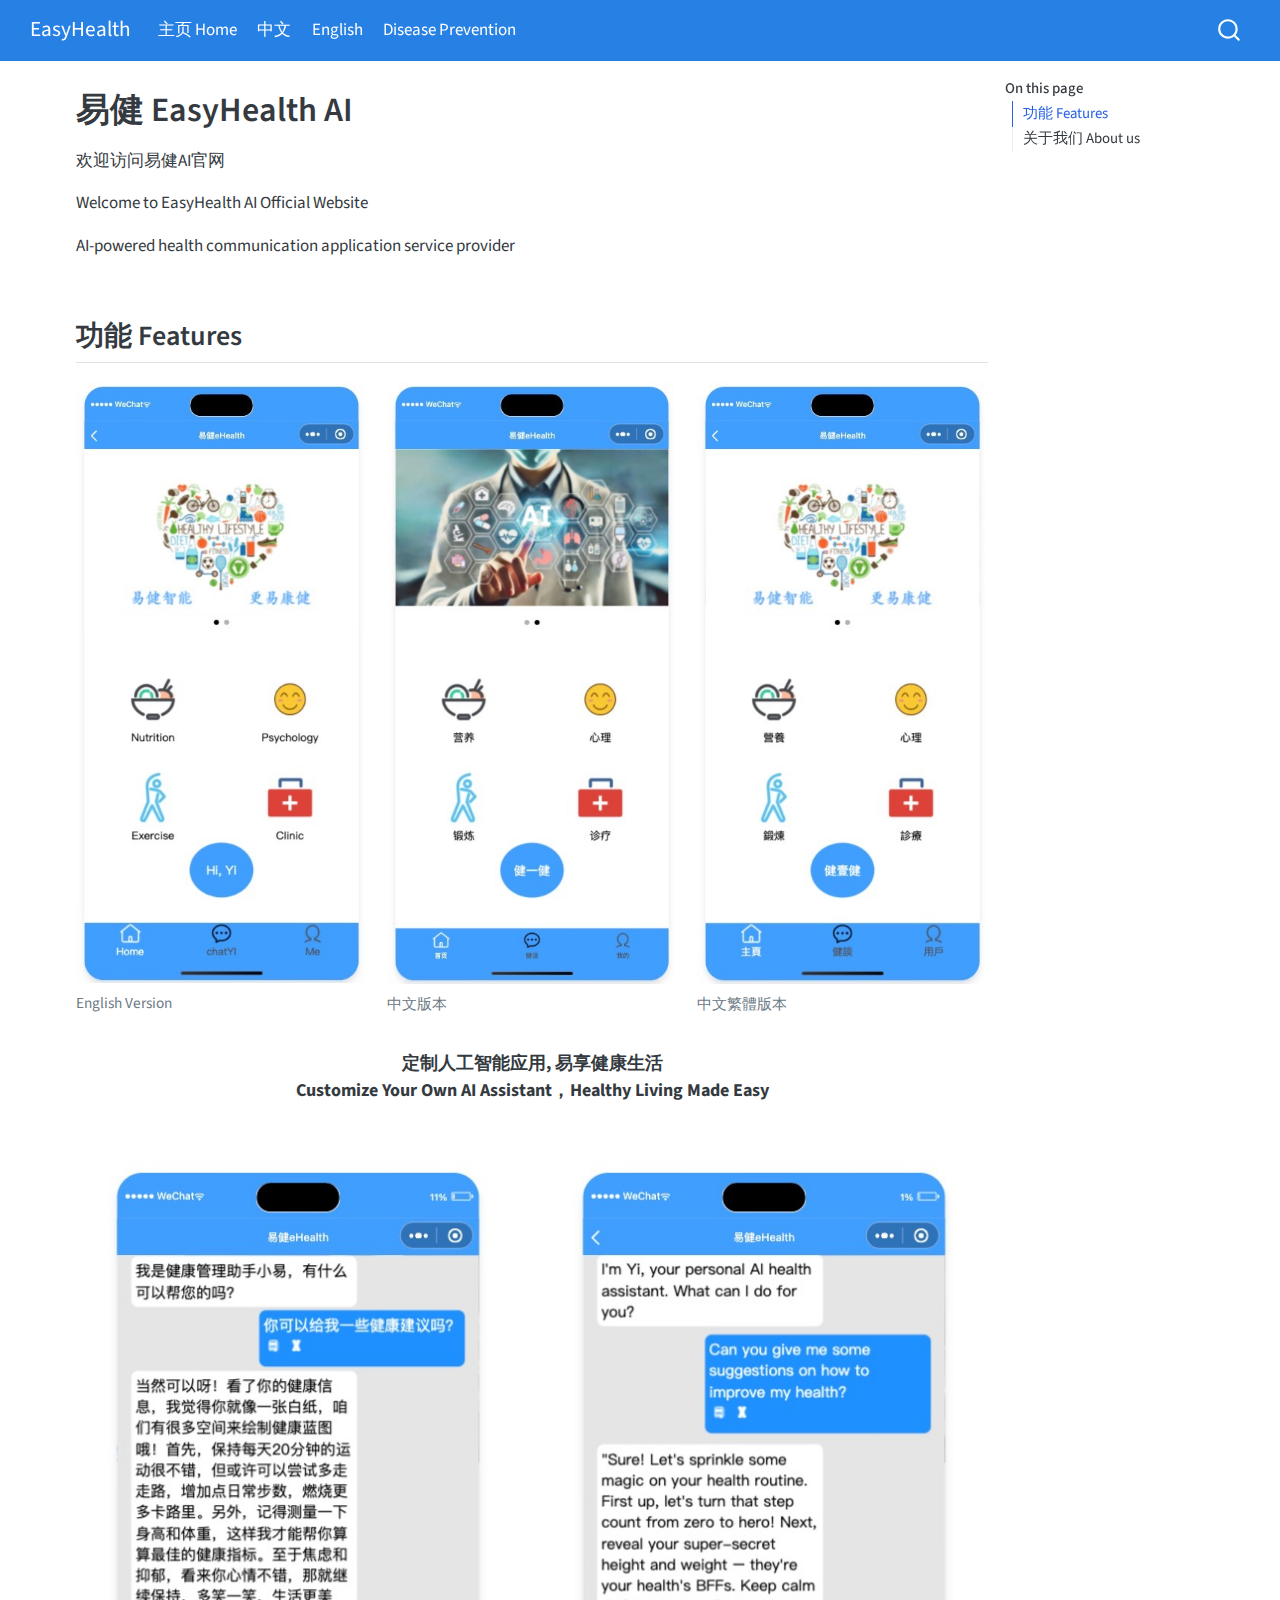
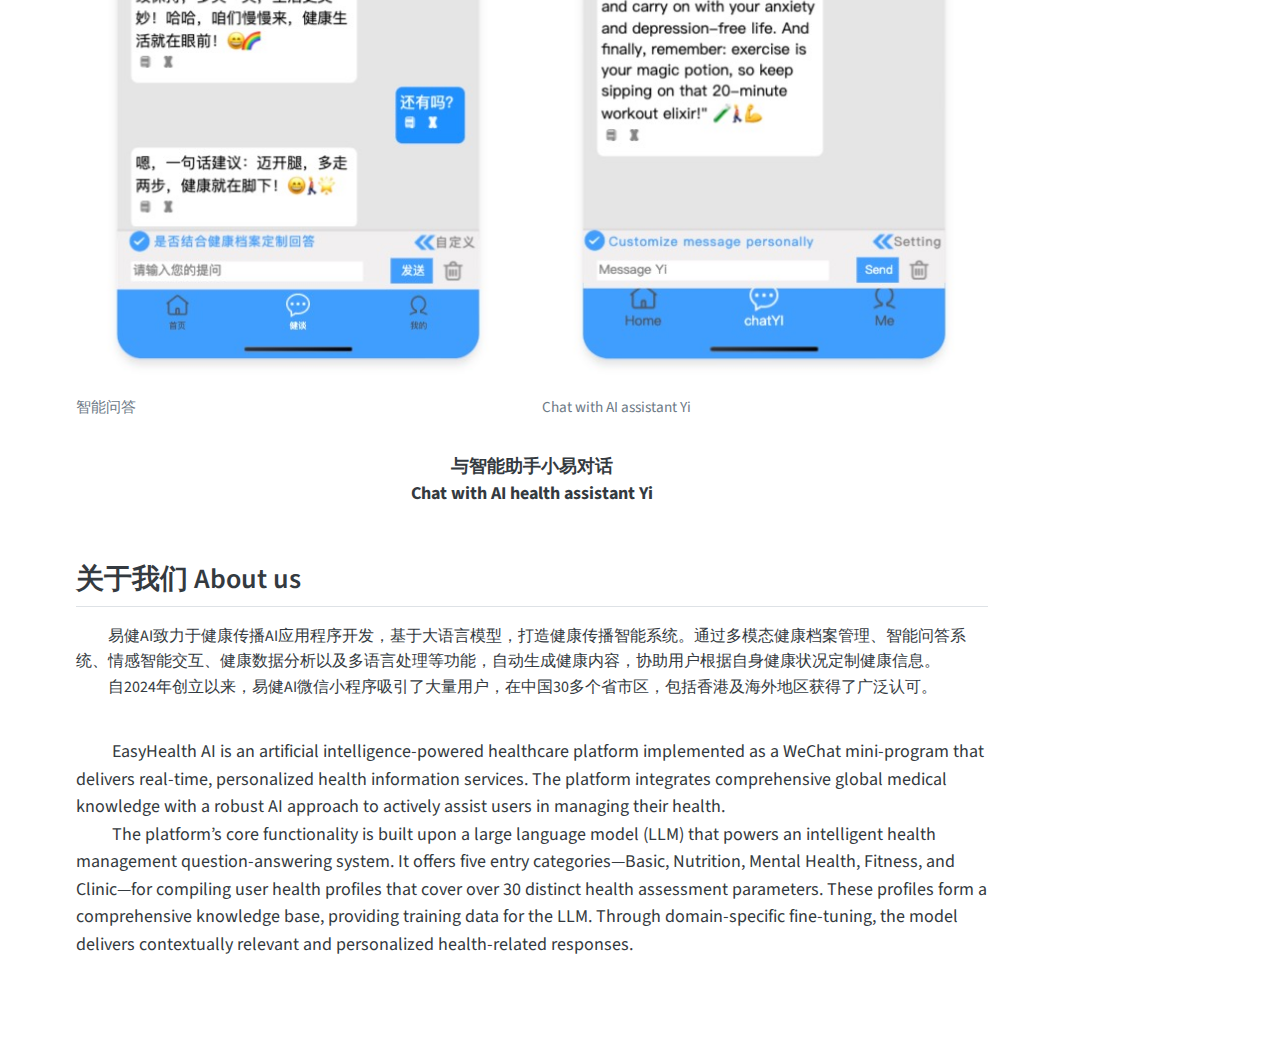
<file: docs/index.html>
<!DOCTYPE html>
<html xmlns="http://www.w3.org/1999/xhtml" lang="en" xml:lang="en"><head>

<meta charset="utf-8">
<meta name="generator" content="quarto-1.5.57">

<meta name="viewport" content="width=device-width, initial-scale=1.0, user-scalable=yes">


<title>易健 EasyHealth AI – EasyHealth</title>
<style>
code{white-space: pre-wrap;}
span.smallcaps{font-variant: small-caps;}
div.columns{display: flex; gap: min(4vw, 1.5em);}
div.column{flex: auto; overflow-x: auto;}
div.hanging-indent{margin-left: 1.5em; text-indent: -1.5em;}
ul.task-list{list-style: none;}
ul.task-list li input[type="checkbox"] {
  width: 0.8em;
  margin: 0 0.8em 0.2em -1em; /* quarto-specific, see https://github.com/quarto-dev/quarto-cli/issues/4556 */ 
  vertical-align: middle;
}
</style>


<script src="site_libs/quarto-nav/quarto-nav.js"></script>
<script src="site_libs/quarto-nav/headroom.min.js"></script>
<script src="site_libs/clipboard/clipboard.min.js"></script>
<script src="site_libs/quarto-search/autocomplete.umd.js"></script>
<script src="site_libs/quarto-search/fuse.min.js"></script>
<script src="site_libs/quarto-search/quarto-search.js"></script>
<meta name="quarto:offset" content="./">
<script src="site_libs/quarto-html/quarto.js"></script>
<script src="site_libs/quarto-html/popper.min.js"></script>
<script src="site_libs/quarto-html/tippy.umd.min.js"></script>
<script src="site_libs/quarto-html/anchor.min.js"></script>
<link href="site_libs/quarto-html/tippy.css" rel="stylesheet">
<link href="site_libs/quarto-html/quarto-syntax-highlighting.css" rel="stylesheet" id="quarto-text-highlighting-styles">
<script src="site_libs/bootstrap/bootstrap.min.js"></script>
<link href="site_libs/bootstrap/bootstrap-icons.css" rel="stylesheet">
<link href="site_libs/bootstrap/bootstrap.min.css" rel="stylesheet" id="quarto-bootstrap" data-mode="light">
<script id="quarto-search-options" type="application/json">{
  "location": "navbar",
  "copy-button": false,
  "collapse-after": 3,
  "panel-placement": "end",
  "type": "overlay",
  "limit": 50,
  "keyboard-shortcut": [
    "f",
    "/",
    "s"
  ],
  "show-item-context": false,
  "language": {
    "search-no-results-text": "No results",
    "search-matching-documents-text": "matching documents",
    "search-copy-link-title": "Copy link to search",
    "search-hide-matches-text": "Hide additional matches",
    "search-more-match-text": "more match in this document",
    "search-more-matches-text": "more matches in this document",
    "search-clear-button-title": "Clear",
    "search-text-placeholder": "",
    "search-detached-cancel-button-title": "Cancel",
    "search-submit-button-title": "Submit",
    "search-label": "Search"
  }
}</script>


<link rel="stylesheet" href="styles.css">
</head>

<body class="nav-fixed">

<div id="quarto-search-results"></div>
  <header id="quarto-header" class="headroom fixed-top">
    <nav class="navbar navbar-expand-lg " data-bs-theme="dark">
      <div class="navbar-container container-fluid">
      <div class="navbar-brand-container mx-auto">
    <a class="navbar-brand" href="./index.html">
    <span class="navbar-title">EasyHealth</span>
    </a>
  </div>
            <div id="quarto-search" class="" title="Search"></div>
          <button class="navbar-toggler" type="button" data-bs-toggle="collapse" data-bs-target="#navbarCollapse" aria-controls="navbarCollapse" role="menu" aria-expanded="false" aria-label="Toggle navigation" onclick="if (window.quartoToggleHeadroom) { window.quartoToggleHeadroom(); }">
  <span class="navbar-toggler-icon"></span>
</button>
          <div class="collapse navbar-collapse" id="navbarCollapse">
            <ul class="navbar-nav navbar-nav-scroll me-auto">
  <li class="nav-item">
    <a class="nav-link active" href="./index.html" aria-current="page"> 
<span class="menu-text">主页 Home</span></a>
  </li>  
  <li class="nav-item">
    <a class="nav-link" href="./chinese.html"> 
<span class="menu-text">中文</span></a>
  </li>  
  <li class="nav-item">
    <a class="nav-link" href="./english.html"> 
<span class="menu-text">English</span></a>
  </li>  
  <li class="nav-item">
    <a class="nav-link" href="./prevention.html"> 
<span class="menu-text">Disease Prevention</span></a>
  </li>  
</ul>
          </div> <!-- /navcollapse -->
            <div class="quarto-navbar-tools">
</div>
      </div> <!-- /container-fluid -->
    </nav>
</header>
<!-- content -->
<div id="quarto-content" class="quarto-container page-columns page-rows-contents page-layout-article page-navbar">
<!-- sidebar -->
<!-- margin-sidebar -->
    <div id="quarto-margin-sidebar" class="sidebar margin-sidebar">
        <nav id="TOC" role="doc-toc" class="toc-active">
    <h2 id="toc-title">On this page</h2>
   
  <ul>
  <li><a href="#功能-features" id="toc-功能-features" class="nav-link active" data-scroll-target="#功能-features">功能 Features</a></li>
  <li><a href="#关于我们-about-us" id="toc-关于我们-about-us" class="nav-link" data-scroll-target="#关于我们-about-us">关于我们 About us</a></li>
  </ul>
</nav>
    </div>
<!-- main -->
<main class="content" id="quarto-document-content">

<header id="title-block-header" class="quarto-title-block default">
<div class="quarto-title">
<h1 class="title">易健 EasyHealth AI</h1>
</div>



<div class="quarto-title-meta">

    
  
    
  </div>
  


</header>


<p>欢迎访问易健AI官网</p>
<p>Welcome to EasyHealth AI Official Website</p>
<p>AI-powered health communication application service provider</p>
<pre><code></code></pre>
<pre><code></code></pre>
<section id="功能-features" class="level2">
<h2 class="anchored" data-anchor-id="功能-features">功能 Features</h2>
<div>

</div>
<div class="quarto-layout-panel" data-layout-ncol="3">
<div class="quarto-layout-row">
<div class="quarto-layout-cell" style="flex-basis: 33.3%;justify-content: flex-start;">
<div class="quarto-figure quarto-figure-center">
<figure class="figure">
<p><img src="images/EN.jpg" class="img-fluid figure-img"></p>
<figcaption>English Version</figcaption>
</figure>
</div>
</div>
<div class="quarto-layout-cell" style="flex-basis: 33.3%;justify-content: flex-start;">
<div class="quarto-figure quarto-figure-center">
<figure class="figure">
<p><img src="images/CN.jpg" class="img-fluid figure-img"></p>
<figcaption>中文版本</figcaption>
</figure>
</div>
</div>
<div class="quarto-layout-cell" style="flex-basis: 33.3%;justify-content: flex-start;">
<div class="quarto-figure quarto-figure-center">
<figure class="figure">
<p><img src="images/HK.jpg" class="img-fluid figure-img"></p>
<figcaption>中文繁體版本</figcaption>
</figure>
</div>
</div>
</div>
</div>
<p><font size="4"></font></p><font size="4">
<center>
<strong>定制人工智能应用, 易享健康生活</strong>
</center>
<center>
<strong>Customize Your Own AI Assistant，Healthy Living Made Easy</strong>
</center>
</font><p><font size="4"></font></p>
<pre><code></code></pre>
<div>

</div>
<div class="quarto-layout-panel" data-layout-ncol="2">
<div class="quarto-layout-row">
<div class="quarto-layout-cell" style="flex-basis: 50.0%;justify-content: flex-start;">
<div class="quarto-figure quarto-figure-center">
<figure class="figure">
<p><img src="images/chatCN.jpg" class="img-fluid figure-img"></p>
<figcaption>智能问答</figcaption>
</figure>
</div>
</div>
<div class="quarto-layout-cell" style="flex-basis: 50.0%;justify-content: flex-start;">
<div class="quarto-figure quarto-figure-center">
<figure class="figure">
<p><img src="images/chatEN.jpg" class="img-fluid figure-img"></p>
<figcaption>Chat with AI assistant Yi</figcaption>
</figure>
</div>
</div>
</div>
</div>
<p><font size="4"></font></p><font size="4">
<center>
<strong>与智能助手小易对话</strong>
</center>
<center>
<strong>Chat with AI health assistant Yi</strong>
</center>
</font><p><font size="4"></font></p>
<pre><code></code></pre>
</section>
<section id="关于我们-about-us" class="level2">
<h2 class="anchored" data-anchor-id="关于我们-about-us">关于我们 About us</h2>
<p><font size="3">  易健AI致力于健康传播AI应用程序开发，基于大语言模型，打造健康传播智能系统。通过多模态健康档案管理、智能问答系统、情感智能交互、健康数据分析以及多语言处理等功能，自动生成健康内容，协助用户根据自身健康状况定制健康信息。<br>  自2024年创立以来，易健AI微信小程序吸引了大量用户，在中国30多个省市区，包括香港及海外地区获得了广泛认可。</font></p>
<pre><code></code></pre>
<p><font size="4">  EasyHealth AI is an artificial intelligence-powered healthcare platform implemented as a WeChat mini-program that delivers real-time, personalized health information services. The platform integrates comprehensive global medical knowledge with a robust AI approach to actively assist users in managing their health.<br>  The platform’s core functionality is built upon a large language model (LLM) that powers an intelligent health management question-answering system. It offers five entry categories—Basic, Nutrition, Mental Health, Fitness, and Clinic—for compiling user health profiles that cover over 30 distinct health assessment parameters. These profiles form a comprehensive knowledge base, providing training data for the LLM. Through domain-specific fine-tuning, the model delivers contextually relevant and personalized health-related responses.</font></p>


</section>

</main> <!-- /main -->
<script id="quarto-html-after-body" type="application/javascript">
window.document.addEventListener("DOMContentLoaded", function (event) {
  const toggleBodyColorMode = (bsSheetEl) => {
    const mode = bsSheetEl.getAttribute("data-mode");
    const bodyEl = window.document.querySelector("body");
    if (mode === "dark") {
      bodyEl.classList.add("quarto-dark");
      bodyEl.classList.remove("quarto-light");
    } else {
      bodyEl.classList.add("quarto-light");
      bodyEl.classList.remove("quarto-dark");
    }
  }
  const toggleBodyColorPrimary = () => {
    const bsSheetEl = window.document.querySelector("link#quarto-bootstrap");
    if (bsSheetEl) {
      toggleBodyColorMode(bsSheetEl);
    }
  }
  toggleBodyColorPrimary();  
  const icon = "";
  const anchorJS = new window.AnchorJS();
  anchorJS.options = {
    placement: 'right',
    icon: icon
  };
  anchorJS.add('.anchored');
  const isCodeAnnotation = (el) => {
    for (const clz of el.classList) {
      if (clz.startsWith('code-annotation-')) {                     
        return true;
      }
    }
    return false;
  }
  const onCopySuccess = function(e) {
    // button target
    const button = e.trigger;
    // don't keep focus
    button.blur();
    // flash "checked"
    button.classList.add('code-copy-button-checked');
    var currentTitle = button.getAttribute("title");
    button.setAttribute("title", "Copied!");
    let tooltip;
    if (window.bootstrap) {
      button.setAttribute("data-bs-toggle", "tooltip");
      button.setAttribute("data-bs-placement", "left");
      button.setAttribute("data-bs-title", "Copied!");
      tooltip = new bootstrap.Tooltip(button, 
        { trigger: "manual", 
          customClass: "code-copy-button-tooltip",
          offset: [0, -8]});
      tooltip.show();    
    }
    setTimeout(function() {
      if (tooltip) {
        tooltip.hide();
        button.removeAttribute("data-bs-title");
        button.removeAttribute("data-bs-toggle");
        button.removeAttribute("data-bs-placement");
      }
      button.setAttribute("title", currentTitle);
      button.classList.remove('code-copy-button-checked');
    }, 1000);
    // clear code selection
    e.clearSelection();
  }
  const getTextToCopy = function(trigger) {
      const codeEl = trigger.previousElementSibling.cloneNode(true);
      for (const childEl of codeEl.children) {
        if (isCodeAnnotation(childEl)) {
          childEl.remove();
        }
      }
      return codeEl.innerText;
  }
  const clipboard = new window.ClipboardJS('.code-copy-button:not([data-in-quarto-modal])', {
    text: getTextToCopy
  });
  clipboard.on('success', onCopySuccess);
  if (window.document.getElementById('quarto-embedded-source-code-modal')) {
    // For code content inside modals, clipBoardJS needs to be initialized with a container option
    // TODO: Check when it could be a function (https://github.com/zenorocha/clipboard.js/issues/860)
    const clipboardModal = new window.ClipboardJS('.code-copy-button[data-in-quarto-modal]', {
      text: getTextToCopy,
      container: window.document.getElementById('quarto-embedded-source-code-modal')
    });
    clipboardModal.on('success', onCopySuccess);
  }
    var localhostRegex = new RegExp(/^(?:http|https):\/\/localhost\:?[0-9]*\//);
    var mailtoRegex = new RegExp(/^mailto:/);
      var filterRegex = new RegExp('/' + window.location.host + '/');
    var isInternal = (href) => {
        return filterRegex.test(href) || localhostRegex.test(href) || mailtoRegex.test(href);
    }
    // Inspect non-navigation links and adorn them if external
 	var links = window.document.querySelectorAll('a[href]:not(.nav-link):not(.navbar-brand):not(.toc-action):not(.sidebar-link):not(.sidebar-item-toggle):not(.pagination-link):not(.no-external):not([aria-hidden]):not(.dropdown-item):not(.quarto-navigation-tool):not(.about-link)');
    for (var i=0; i<links.length; i++) {
      const link = links[i];
      if (!isInternal(link.href)) {
        // undo the damage that might have been done by quarto-nav.js in the case of
        // links that we want to consider external
        if (link.dataset.originalHref !== undefined) {
          link.href = link.dataset.originalHref;
        }
      }
    }
  function tippyHover(el, contentFn, onTriggerFn, onUntriggerFn) {
    const config = {
      allowHTML: true,
      maxWidth: 500,
      delay: 100,
      arrow: false,
      appendTo: function(el) {
          return el.parentElement;
      },
      interactive: true,
      interactiveBorder: 10,
      theme: 'quarto',
      placement: 'bottom-start',
    };
    if (contentFn) {
      config.content = contentFn;
    }
    if (onTriggerFn) {
      config.onTrigger = onTriggerFn;
    }
    if (onUntriggerFn) {
      config.onUntrigger = onUntriggerFn;
    }
    window.tippy(el, config); 
  }
  const noterefs = window.document.querySelectorAll('a[role="doc-noteref"]');
  for (var i=0; i<noterefs.length; i++) {
    const ref = noterefs[i];
    tippyHover(ref, function() {
      // use id or data attribute instead here
      let href = ref.getAttribute('data-footnote-href') || ref.getAttribute('href');
      try { href = new URL(href).hash; } catch {}
      const id = href.replace(/^#\/?/, "");
      const note = window.document.getElementById(id);
      if (note) {
        return note.innerHTML;
      } else {
        return "";
      }
    });
  }
  const xrefs = window.document.querySelectorAll('a.quarto-xref');
  const processXRef = (id, note) => {
    // Strip column container classes
    const stripColumnClz = (el) => {
      el.classList.remove("page-full", "page-columns");
      if (el.children) {
        for (const child of el.children) {
          stripColumnClz(child);
        }
      }
    }
    stripColumnClz(note)
    if (id === null || id.startsWith('sec-')) {
      // Special case sections, only their first couple elements
      const container = document.createElement("div");
      if (note.children && note.children.length > 2) {
        container.appendChild(note.children[0].cloneNode(true));
        for (let i = 1; i < note.children.length; i++) {
          const child = note.children[i];
          if (child.tagName === "P" && child.innerText === "") {
            continue;
          } else {
            container.appendChild(child.cloneNode(true));
            break;
          }
        }
        if (window.Quarto?.typesetMath) {
          window.Quarto.typesetMath(container);
        }
        return container.innerHTML
      } else {
        if (window.Quarto?.typesetMath) {
          window.Quarto.typesetMath(note);
        }
        return note.innerHTML;
      }
    } else {
      // Remove any anchor links if they are present
      const anchorLink = note.querySelector('a.anchorjs-link');
      if (anchorLink) {
        anchorLink.remove();
      }
      if (window.Quarto?.typesetMath) {
        window.Quarto.typesetMath(note);
      }
      // TODO in 1.5, we should make sure this works without a callout special case
      if (note.classList.contains("callout")) {
        return note.outerHTML;
      } else {
        return note.innerHTML;
      }
    }
  }
  for (var i=0; i<xrefs.length; i++) {
    const xref = xrefs[i];
    tippyHover(xref, undefined, function(instance) {
      instance.disable();
      let url = xref.getAttribute('href');
      let hash = undefined; 
      if (url.startsWith('#')) {
        hash = url;
      } else {
        try { hash = new URL(url).hash; } catch {}
      }
      if (hash) {
        const id = hash.replace(/^#\/?/, "");
        const note = window.document.getElementById(id);
        if (note !== null) {
          try {
            const html = processXRef(id, note.cloneNode(true));
            instance.setContent(html);
          } finally {
            instance.enable();
            instance.show();
          }
        } else {
          // See if we can fetch this
          fetch(url.split('#')[0])
          .then(res => res.text())
          .then(html => {
            const parser = new DOMParser();
            const htmlDoc = parser.parseFromString(html, "text/html");
            const note = htmlDoc.getElementById(id);
            if (note !== null) {
              const html = processXRef(id, note);
              instance.setContent(html);
            } 
          }).finally(() => {
            instance.enable();
            instance.show();
          });
        }
      } else {
        // See if we can fetch a full url (with no hash to target)
        // This is a special case and we should probably do some content thinning / targeting
        fetch(url)
        .then(res => res.text())
        .then(html => {
          const parser = new DOMParser();
          const htmlDoc = parser.parseFromString(html, "text/html");
          const note = htmlDoc.querySelector('main.content');
          if (note !== null) {
            // This should only happen for chapter cross references
            // (since there is no id in the URL)
            // remove the first header
            if (note.children.length > 0 && note.children[0].tagName === "HEADER") {
              note.children[0].remove();
            }
            const html = processXRef(null, note);
            instance.setContent(html);
          } 
        }).finally(() => {
          instance.enable();
          instance.show();
        });
      }
    }, function(instance) {
    });
  }
      let selectedAnnoteEl;
      const selectorForAnnotation = ( cell, annotation) => {
        let cellAttr = 'data-code-cell="' + cell + '"';
        let lineAttr = 'data-code-annotation="' +  annotation + '"';
        const selector = 'span[' + cellAttr + '][' + lineAttr + ']';
        return selector;
      }
      const selectCodeLines = (annoteEl) => {
        const doc = window.document;
        const targetCell = annoteEl.getAttribute("data-target-cell");
        const targetAnnotation = annoteEl.getAttribute("data-target-annotation");
        const annoteSpan = window.document.querySelector(selectorForAnnotation(targetCell, targetAnnotation));
        const lines = annoteSpan.getAttribute("data-code-lines").split(",");
        const lineIds = lines.map((line) => {
          return targetCell + "-" + line;
        })
        let top = null;
        let height = null;
        let parent = null;
        if (lineIds.length > 0) {
            //compute the position of the single el (top and bottom and make a div)
            const el = window.document.getElementById(lineIds[0]);
            top = el.offsetTop;
            height = el.offsetHeight;
            parent = el.parentElement.parentElement;
          if (lineIds.length > 1) {
            const lastEl = window.document.getElementById(lineIds[lineIds.length - 1]);
            const bottom = lastEl.offsetTop + lastEl.offsetHeight;
            height = bottom - top;
          }
          if (top !== null && height !== null && parent !== null) {
            // cook up a div (if necessary) and position it 
            let div = window.document.getElementById("code-annotation-line-highlight");
            if (div === null) {
              div = window.document.createElement("div");
              div.setAttribute("id", "code-annotation-line-highlight");
              div.style.position = 'absolute';
              parent.appendChild(div);
            }
            div.style.top = top - 2 + "px";
            div.style.height = height + 4 + "px";
            div.style.left = 0;
            let gutterDiv = window.document.getElementById("code-annotation-line-highlight-gutter");
            if (gutterDiv === null) {
              gutterDiv = window.document.createElement("div");
              gutterDiv.setAttribute("id", "code-annotation-line-highlight-gutter");
              gutterDiv.style.position = 'absolute';
              const codeCell = window.document.getElementById(targetCell);
              const gutter = codeCell.querySelector('.code-annotation-gutter');
              gutter.appendChild(gutterDiv);
            }
            gutterDiv.style.top = top - 2 + "px";
            gutterDiv.style.height = height + 4 + "px";
          }
          selectedAnnoteEl = annoteEl;
        }
      };
      const unselectCodeLines = () => {
        const elementsIds = ["code-annotation-line-highlight", "code-annotation-line-highlight-gutter"];
        elementsIds.forEach((elId) => {
          const div = window.document.getElementById(elId);
          if (div) {
            div.remove();
          }
        });
        selectedAnnoteEl = undefined;
      };
        // Handle positioning of the toggle
    window.addEventListener(
      "resize",
      throttle(() => {
        elRect = undefined;
        if (selectedAnnoteEl) {
          selectCodeLines(selectedAnnoteEl);
        }
      }, 10)
    );
    function throttle(fn, ms) {
    let throttle = false;
    let timer;
      return (...args) => {
        if(!throttle) { // first call gets through
            fn.apply(this, args);
            throttle = true;
        } else { // all the others get throttled
            if(timer) clearTimeout(timer); // cancel #2
            timer = setTimeout(() => {
              fn.apply(this, args);
              timer = throttle = false;
            }, ms);
        }
      };
    }
      // Attach click handler to the DT
      const annoteDls = window.document.querySelectorAll('dt[data-target-cell]');
      for (const annoteDlNode of annoteDls) {
        annoteDlNode.addEventListener('click', (event) => {
          const clickedEl = event.target;
          if (clickedEl !== selectedAnnoteEl) {
            unselectCodeLines();
            const activeEl = window.document.querySelector('dt[data-target-cell].code-annotation-active');
            if (activeEl) {
              activeEl.classList.remove('code-annotation-active');
            }
            selectCodeLines(clickedEl);
            clickedEl.classList.add('code-annotation-active');
          } else {
            // Unselect the line
            unselectCodeLines();
            clickedEl.classList.remove('code-annotation-active');
          }
        });
      }
  const findCites = (el) => {
    const parentEl = el.parentElement;
    if (parentEl) {
      const cites = parentEl.dataset.cites;
      if (cites) {
        return {
          el,
          cites: cites.split(' ')
        };
      } else {
        return findCites(el.parentElement)
      }
    } else {
      return undefined;
    }
  };
  var bibliorefs = window.document.querySelectorAll('a[role="doc-biblioref"]');
  for (var i=0; i<bibliorefs.length; i++) {
    const ref = bibliorefs[i];
    const citeInfo = findCites(ref);
    if (citeInfo) {
      tippyHover(citeInfo.el, function() {
        var popup = window.document.createElement('div');
        citeInfo.cites.forEach(function(cite) {
          var citeDiv = window.document.createElement('div');
          citeDiv.classList.add('hanging-indent');
          citeDiv.classList.add('csl-entry');
          var biblioDiv = window.document.getElementById('ref-' + cite);
          if (biblioDiv) {
            citeDiv.innerHTML = biblioDiv.innerHTML;
          }
          popup.appendChild(citeDiv);
        });
        return popup.innerHTML;
      });
    }
  }
});
</script>
</div> <!-- /content -->




</body></html>
</file>
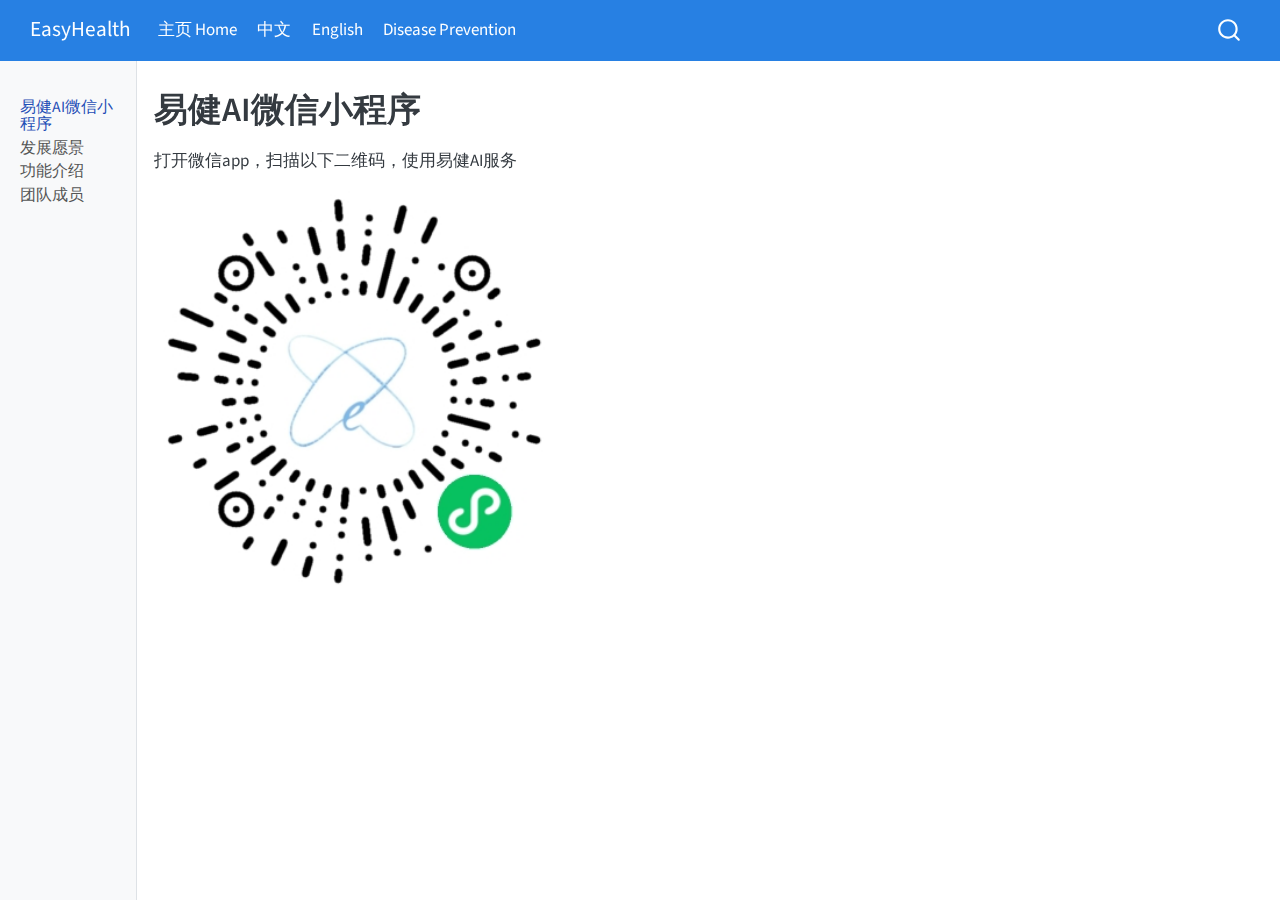
<file: docs/chinese.html>
<!DOCTYPE html>
<html xmlns="http://www.w3.org/1999/xhtml" lang="zh-Hans" xml:lang="zh-Hans"><head>

<meta charset="utf-8">
<meta name="generator" content="quarto-1.5.57">

<meta name="viewport" content="width=device-width, initial-scale=1.0, user-scalable=yes">


<title>易健AI微信小程序 – EasyHealth</title>
<style>
code{white-space: pre-wrap;}
span.smallcaps{font-variant: small-caps;}
div.columns{display: flex; gap: min(4vw, 1.5em);}
div.column{flex: auto; overflow-x: auto;}
div.hanging-indent{margin-left: 1.5em; text-indent: -1.5em;}
ul.task-list{list-style: none;}
ul.task-list li input[type="checkbox"] {
  width: 0.8em;
  margin: 0 0.8em 0.2em -1em; /* quarto-specific, see https://github.com/quarto-dev/quarto-cli/issues/4556 */ 
  vertical-align: middle;
}
</style>


<script src="site_libs/quarto-nav/quarto-nav.js"></script>
<script src="site_libs/quarto-nav/headroom.min.js"></script>
<script src="site_libs/clipboard/clipboard.min.js"></script>
<script src="site_libs/quarto-search/autocomplete.umd.js"></script>
<script src="site_libs/quarto-search/fuse.min.js"></script>
<script src="site_libs/quarto-search/quarto-search.js"></script>
<meta name="quarto:offset" content="./">
<script src="site_libs/quarto-html/quarto.js"></script>
<script src="site_libs/quarto-html/popper.min.js"></script>
<script src="site_libs/quarto-html/tippy.umd.min.js"></script>
<script src="site_libs/quarto-html/anchor.min.js"></script>
<link href="site_libs/quarto-html/tippy.css" rel="stylesheet">
<link href="site_libs/quarto-html/quarto-syntax-highlighting.css" rel="stylesheet" id="quarto-text-highlighting-styles">
<script src="site_libs/bootstrap/bootstrap.min.js"></script>
<link href="site_libs/bootstrap/bootstrap-icons.css" rel="stylesheet">
<link href="site_libs/bootstrap/bootstrap.min.css" rel="stylesheet" id="quarto-bootstrap" data-mode="light">
<script id="quarto-search-options" type="application/json">{
  "location": "navbar",
  "copy-button": false,
  "collapse-after": 3,
  "panel-placement": "end",
  "type": "overlay",
  "limit": 50,
  "keyboard-shortcut": [
    "f",
    "/",
    "s"
  ],
  "show-item-context": false,
  "language": {
    "search-no-results-text": "没有结果",
    "search-matching-documents-text": "匹配的文档",
    "search-copy-link-title": "复制搜索链接",
    "search-hide-matches-text": "隐藏其它匹配结果",
    "search-more-match-text": "更多匹配结果",
    "search-more-matches-text": "更多匹配结果",
    "search-clear-button-title": "清除",
    "search-text-placeholder": "",
    "search-detached-cancel-button-title": "取消",
    "search-submit-button-title": "提交",
    "search-label": "搜索"
  }
}</script>


<link rel="stylesheet" href="styles.css">
</head>

<body class="nav-sidebar docked nav-fixed">

<div id="quarto-search-results"></div>
  <header id="quarto-header" class="headroom fixed-top">
    <nav class="navbar navbar-expand-lg " data-bs-theme="dark">
      <div class="navbar-container container-fluid">
      <div class="navbar-brand-container mx-auto">
    <a class="navbar-brand" href="./index.html">
    <span class="navbar-title">EasyHealth</span>
    </a>
  </div>
            <div id="quarto-search" class="" title="搜索"></div>
          <button class="navbar-toggler" type="button" data-bs-toggle="collapse" data-bs-target="#navbarCollapse" aria-controls="navbarCollapse" role="menu" aria-expanded="false" aria-label="展开或折叠导航栏" onclick="if (window.quartoToggleHeadroom) { window.quartoToggleHeadroom(); }">
  <span class="navbar-toggler-icon"></span>
</button>
          <div class="collapse navbar-collapse" id="navbarCollapse">
            <ul class="navbar-nav navbar-nav-scroll me-auto">
  <li class="nav-item">
    <a class="nav-link" href="./index.html"> 
<span class="menu-text">主页 Home</span></a>
  </li>  
  <li class="nav-item">
    <a class="nav-link active" href="./chinese.html" aria-current="page"> 
<span class="menu-text">中文</span></a>
  </li>  
  <li class="nav-item">
    <a class="nav-link" href="./english.html"> 
<span class="menu-text">English</span></a>
  </li>  
  <li class="nav-item">
    <a class="nav-link" href="./prevention.html"> 
<span class="menu-text">Disease Prevention</span></a>
  </li>  
</ul>
          </div> <!-- /navcollapse -->
            <div class="quarto-navbar-tools">
</div>
      </div> <!-- /container-fluid -->
    </nav>
  <nav class="quarto-secondary-nav">
    <div class="container-fluid d-flex">
      <button type="button" class="quarto-btn-toggle btn" data-bs-toggle="collapse" role="button" data-bs-target=".quarto-sidebar-collapse-item" aria-controls="quarto-sidebar" aria-expanded="false" aria-label="展开或折叠侧边栏导航" onclick="if (window.quartoToggleHeadroom) { window.quartoToggleHeadroom(); }">
        <i class="bi bi-layout-text-sidebar-reverse"></i>
      </button>
        <nav class="quarto-page-breadcrumbs" aria-label="breadcrumb"><ol class="breadcrumb"><li class="breadcrumb-item"><a href="./chinese.html">易健AI微信小程序</a></li></ol></nav>
        <a class="flex-grow-1" role="navigation" data-bs-toggle="collapse" data-bs-target=".quarto-sidebar-collapse-item" aria-controls="quarto-sidebar" aria-expanded="false" aria-label="展开或折叠侧边栏导航" onclick="if (window.quartoToggleHeadroom) { window.quartoToggleHeadroom(); }">      
        </a>
    </div>
  </nav>
</header>
<!-- content -->
<div id="quarto-content" class="quarto-container page-columns page-rows-contents page-layout-article page-navbar">
<!-- sidebar -->
  <nav id="quarto-sidebar" class="sidebar collapse collapse-horizontal quarto-sidebar-collapse-item sidebar-navigation docked overflow-auto">
    <div class="sidebar-menu-container"> 
    <ul class="list-unstyled mt-1">
        <li class="sidebar-item">
  <div class="sidebar-item-container"> 
  <a href="./chinese.html" class="sidebar-item-text sidebar-link active">
 <span class="menu-text">易健AI微信小程序</span></a>
  </div>
</li>
        <li class="sidebar-item">
  <div class="sidebar-item-container"> 
  <a href="./introduction-zh.html" class="sidebar-item-text sidebar-link">
 <span class="menu-text">发展愿景</span></a>
  </div>
</li>
        <li class="sidebar-item">
  <div class="sidebar-item-container"> 
  <a href="./functionality-zh.html" class="sidebar-item-text sidebar-link">
 <span class="menu-text">功能介绍</span></a>
  </div>
</li>
        <li class="sidebar-item">
  <div class="sidebar-item-container"> 
  <a href="./team-zh.html" class="sidebar-item-text sidebar-link">
 <span class="menu-text">团队成员</span></a>
  </div>
</li>
    </ul>
    </div>
</nav>
<div id="quarto-sidebar-glass" class="quarto-sidebar-collapse-item" data-bs-toggle="collapse" data-bs-target=".quarto-sidebar-collapse-item"></div>
<!-- margin-sidebar -->
    <div id="quarto-margin-sidebar" class="sidebar margin-sidebar zindex-bottom">
        
    </div>
<!-- main -->
<main class="content" id="quarto-document-content">

<header id="title-block-header" class="quarto-title-block default">
<div class="quarto-title">
<h1 class="title">易健AI微信小程序</h1>
</div>



<div class="quarto-title-meta">

    
  
    
  </div>
  


</header>


<p>打开微信app，扫描以下二维码，使用易健AI服务</p>
<p><img src="images/EasyHealth.jpg" class="img-fluid" width="400"></p>



</main> <!-- /main -->
<script id="quarto-html-after-body" type="application/javascript">
window.document.addEventListener("DOMContentLoaded", function (event) {
  const toggleBodyColorMode = (bsSheetEl) => {
    const mode = bsSheetEl.getAttribute("data-mode");
    const bodyEl = window.document.querySelector("body");
    if (mode === "dark") {
      bodyEl.classList.add("quarto-dark");
      bodyEl.classList.remove("quarto-light");
    } else {
      bodyEl.classList.add("quarto-light");
      bodyEl.classList.remove("quarto-dark");
    }
  }
  const toggleBodyColorPrimary = () => {
    const bsSheetEl = window.document.querySelector("link#quarto-bootstrap");
    if (bsSheetEl) {
      toggleBodyColorMode(bsSheetEl);
    }
  }
  toggleBodyColorPrimary();  
  const icon = "";
  const anchorJS = new window.AnchorJS();
  anchorJS.options = {
    placement: 'right',
    icon: icon
  };
  anchorJS.add('.anchored');
  const isCodeAnnotation = (el) => {
    for (const clz of el.classList) {
      if (clz.startsWith('code-annotation-')) {                     
        return true;
      }
    }
    return false;
  }
  const onCopySuccess = function(e) {
    // button target
    const button = e.trigger;
    // don't keep focus
    button.blur();
    // flash "checked"
    button.classList.add('code-copy-button-checked');
    var currentTitle = button.getAttribute("title");
    button.setAttribute("title", "已复制");
    let tooltip;
    if (window.bootstrap) {
      button.setAttribute("data-bs-toggle", "tooltip");
      button.setAttribute("data-bs-placement", "left");
      button.setAttribute("data-bs-title", "已复制");
      tooltip = new bootstrap.Tooltip(button, 
        { trigger: "manual", 
          customClass: "code-copy-button-tooltip",
          offset: [0, -8]});
      tooltip.show();    
    }
    setTimeout(function() {
      if (tooltip) {
        tooltip.hide();
        button.removeAttribute("data-bs-title");
        button.removeAttribute("data-bs-toggle");
        button.removeAttribute("data-bs-placement");
      }
      button.setAttribute("title", currentTitle);
      button.classList.remove('code-copy-button-checked');
    }, 1000);
    // clear code selection
    e.clearSelection();
  }
  const getTextToCopy = function(trigger) {
      const codeEl = trigger.previousElementSibling.cloneNode(true);
      for (const childEl of codeEl.children) {
        if (isCodeAnnotation(childEl)) {
          childEl.remove();
        }
      }
      return codeEl.innerText;
  }
  const clipboard = new window.ClipboardJS('.code-copy-button:not([data-in-quarto-modal])', {
    text: getTextToCopy
  });
  clipboard.on('success', onCopySuccess);
  if (window.document.getElementById('quarto-embedded-source-code-modal')) {
    // For code content inside modals, clipBoardJS needs to be initialized with a container option
    // TODO: Check when it could be a function (https://github.com/zenorocha/clipboard.js/issues/860)
    const clipboardModal = new window.ClipboardJS('.code-copy-button[data-in-quarto-modal]', {
      text: getTextToCopy,
      container: window.document.getElementById('quarto-embedded-source-code-modal')
    });
    clipboardModal.on('success', onCopySuccess);
  }
    var localhostRegex = new RegExp(/^(?:http|https):\/\/localhost\:?[0-9]*\//);
    var mailtoRegex = new RegExp(/^mailto:/);
      var filterRegex = new RegExp('/' + window.location.host + '/');
    var isInternal = (href) => {
        return filterRegex.test(href) || localhostRegex.test(href) || mailtoRegex.test(href);
    }
    // Inspect non-navigation links and adorn them if external
 	var links = window.document.querySelectorAll('a[href]:not(.nav-link):not(.navbar-brand):not(.toc-action):not(.sidebar-link):not(.sidebar-item-toggle):not(.pagination-link):not(.no-external):not([aria-hidden]):not(.dropdown-item):not(.quarto-navigation-tool):not(.about-link)');
    for (var i=0; i<links.length; i++) {
      const link = links[i];
      if (!isInternal(link.href)) {
        // undo the damage that might have been done by quarto-nav.js in the case of
        // links that we want to consider external
        if (link.dataset.originalHref !== undefined) {
          link.href = link.dataset.originalHref;
        }
      }
    }
  function tippyHover(el, contentFn, onTriggerFn, onUntriggerFn) {
    const config = {
      allowHTML: true,
      maxWidth: 500,
      delay: 100,
      arrow: false,
      appendTo: function(el) {
          return el.parentElement;
      },
      interactive: true,
      interactiveBorder: 10,
      theme: 'quarto',
      placement: 'bottom-start',
    };
    if (contentFn) {
      config.content = contentFn;
    }
    if (onTriggerFn) {
      config.onTrigger = onTriggerFn;
    }
    if (onUntriggerFn) {
      config.onUntrigger = onUntriggerFn;
    }
    window.tippy(el, config); 
  }
  const noterefs = window.document.querySelectorAll('a[role="doc-noteref"]');
  for (var i=0; i<noterefs.length; i++) {
    const ref = noterefs[i];
    tippyHover(ref, function() {
      // use id or data attribute instead here
      let href = ref.getAttribute('data-footnote-href') || ref.getAttribute('href');
      try { href = new URL(href).hash; } catch {}
      const id = href.replace(/^#\/?/, "");
      const note = window.document.getElementById(id);
      if (note) {
        return note.innerHTML;
      } else {
        return "";
      }
    });
  }
  const xrefs = window.document.querySelectorAll('a.quarto-xref');
  const processXRef = (id, note) => {
    // Strip column container classes
    const stripColumnClz = (el) => {
      el.classList.remove("page-full", "page-columns");
      if (el.children) {
        for (const child of el.children) {
          stripColumnClz(child);
        }
      }
    }
    stripColumnClz(note)
    if (id === null || id.startsWith('sec-')) {
      // Special case sections, only their first couple elements
      const container = document.createElement("div");
      if (note.children && note.children.length > 2) {
        container.appendChild(note.children[0].cloneNode(true));
        for (let i = 1; i < note.children.length; i++) {
          const child = note.children[i];
          if (child.tagName === "P" && child.innerText === "") {
            continue;
          } else {
            container.appendChild(child.cloneNode(true));
            break;
          }
        }
        if (window.Quarto?.typesetMath) {
          window.Quarto.typesetMath(container);
        }
        return container.innerHTML
      } else {
        if (window.Quarto?.typesetMath) {
          window.Quarto.typesetMath(note);
        }
        return note.innerHTML;
      }
    } else {
      // Remove any anchor links if they are present
      const anchorLink = note.querySelector('a.anchorjs-link');
      if (anchorLink) {
        anchorLink.remove();
      }
      if (window.Quarto?.typesetMath) {
        window.Quarto.typesetMath(note);
      }
      // TODO in 1.5, we should make sure this works without a callout special case
      if (note.classList.contains("callout")) {
        return note.outerHTML;
      } else {
        return note.innerHTML;
      }
    }
  }
  for (var i=0; i<xrefs.length; i++) {
    const xref = xrefs[i];
    tippyHover(xref, undefined, function(instance) {
      instance.disable();
      let url = xref.getAttribute('href');
      let hash = undefined; 
      if (url.startsWith('#')) {
        hash = url;
      } else {
        try { hash = new URL(url).hash; } catch {}
      }
      if (hash) {
        const id = hash.replace(/^#\/?/, "");
        const note = window.document.getElementById(id);
        if (note !== null) {
          try {
            const html = processXRef(id, note.cloneNode(true));
            instance.setContent(html);
          } finally {
            instance.enable();
            instance.show();
          }
        } else {
          // See if we can fetch this
          fetch(url.split('#')[0])
          .then(res => res.text())
          .then(html => {
            const parser = new DOMParser();
            const htmlDoc = parser.parseFromString(html, "text/html");
            const note = htmlDoc.getElementById(id);
            if (note !== null) {
              const html = processXRef(id, note);
              instance.setContent(html);
            } 
          }).finally(() => {
            instance.enable();
            instance.show();
          });
        }
      } else {
        // See if we can fetch a full url (with no hash to target)
        // This is a special case and we should probably do some content thinning / targeting
        fetch(url)
        .then(res => res.text())
        .then(html => {
          const parser = new DOMParser();
          const htmlDoc = parser.parseFromString(html, "text/html");
          const note = htmlDoc.querySelector('main.content');
          if (note !== null) {
            // This should only happen for chapter cross references
            // (since there is no id in the URL)
            // remove the first header
            if (note.children.length > 0 && note.children[0].tagName === "HEADER") {
              note.children[0].remove();
            }
            const html = processXRef(null, note);
            instance.setContent(html);
          } 
        }).finally(() => {
          instance.enable();
          instance.show();
        });
      }
    }, function(instance) {
    });
  }
      let selectedAnnoteEl;
      const selectorForAnnotation = ( cell, annotation) => {
        let cellAttr = 'data-code-cell="' + cell + '"';
        let lineAttr = 'data-code-annotation="' +  annotation + '"';
        const selector = 'span[' + cellAttr + '][' + lineAttr + ']';
        return selector;
      }
      const selectCodeLines = (annoteEl) => {
        const doc = window.document;
        const targetCell = annoteEl.getAttribute("data-target-cell");
        const targetAnnotation = annoteEl.getAttribute("data-target-annotation");
        const annoteSpan = window.document.querySelector(selectorForAnnotation(targetCell, targetAnnotation));
        const lines = annoteSpan.getAttribute("data-code-lines").split(",");
        const lineIds = lines.map((line) => {
          return targetCell + "-" + line;
        })
        let top = null;
        let height = null;
        let parent = null;
        if (lineIds.length > 0) {
            //compute the position of the single el (top and bottom and make a div)
            const el = window.document.getElementById(lineIds[0]);
            top = el.offsetTop;
            height = el.offsetHeight;
            parent = el.parentElement.parentElement;
          if (lineIds.length > 1) {
            const lastEl = window.document.getElementById(lineIds[lineIds.length - 1]);
            const bottom = lastEl.offsetTop + lastEl.offsetHeight;
            height = bottom - top;
          }
          if (top !== null && height !== null && parent !== null) {
            // cook up a div (if necessary) and position it 
            let div = window.document.getElementById("code-annotation-line-highlight");
            if (div === null) {
              div = window.document.createElement("div");
              div.setAttribute("id", "code-annotation-line-highlight");
              div.style.position = 'absolute';
              parent.appendChild(div);
            }
            div.style.top = top - 2 + "px";
            div.style.height = height + 4 + "px";
            div.style.left = 0;
            let gutterDiv = window.document.getElementById("code-annotation-line-highlight-gutter");
            if (gutterDiv === null) {
              gutterDiv = window.document.createElement("div");
              gutterDiv.setAttribute("id", "code-annotation-line-highlight-gutter");
              gutterDiv.style.position = 'absolute';
              const codeCell = window.document.getElementById(targetCell);
              const gutter = codeCell.querySelector('.code-annotation-gutter');
              gutter.appendChild(gutterDiv);
            }
            gutterDiv.style.top = top - 2 + "px";
            gutterDiv.style.height = height + 4 + "px";
          }
          selectedAnnoteEl = annoteEl;
        }
      };
      const unselectCodeLines = () => {
        const elementsIds = ["code-annotation-line-highlight", "code-annotation-line-highlight-gutter"];
        elementsIds.forEach((elId) => {
          const div = window.document.getElementById(elId);
          if (div) {
            div.remove();
          }
        });
        selectedAnnoteEl = undefined;
      };
        // Handle positioning of the toggle
    window.addEventListener(
      "resize",
      throttle(() => {
        elRect = undefined;
        if (selectedAnnoteEl) {
          selectCodeLines(selectedAnnoteEl);
        }
      }, 10)
    );
    function throttle(fn, ms) {
    let throttle = false;
    let timer;
      return (...args) => {
        if(!throttle) { // first call gets through
            fn.apply(this, args);
            throttle = true;
        } else { // all the others get throttled
            if(timer) clearTimeout(timer); // cancel #2
            timer = setTimeout(() => {
              fn.apply(this, args);
              timer = throttle = false;
            }, ms);
        }
      };
    }
      // Attach click handler to the DT
      const annoteDls = window.document.querySelectorAll('dt[data-target-cell]');
      for (const annoteDlNode of annoteDls) {
        annoteDlNode.addEventListener('click', (event) => {
          const clickedEl = event.target;
          if (clickedEl !== selectedAnnoteEl) {
            unselectCodeLines();
            const activeEl = window.document.querySelector('dt[data-target-cell].code-annotation-active');
            if (activeEl) {
              activeEl.classList.remove('code-annotation-active');
            }
            selectCodeLines(clickedEl);
            clickedEl.classList.add('code-annotation-active');
          } else {
            // Unselect the line
            unselectCodeLines();
            clickedEl.classList.remove('code-annotation-active');
          }
        });
      }
  const findCites = (el) => {
    const parentEl = el.parentElement;
    if (parentEl) {
      const cites = parentEl.dataset.cites;
      if (cites) {
        return {
          el,
          cites: cites.split(' ')
        };
      } else {
        return findCites(el.parentElement)
      }
    } else {
      return undefined;
    }
  };
  var bibliorefs = window.document.querySelectorAll('a[role="doc-biblioref"]');
  for (var i=0; i<bibliorefs.length; i++) {
    const ref = bibliorefs[i];
    const citeInfo = findCites(ref);
    if (citeInfo) {
      tippyHover(citeInfo.el, function() {
        var popup = window.document.createElement('div');
        citeInfo.cites.forEach(function(cite) {
          var citeDiv = window.document.createElement('div');
          citeDiv.classList.add('hanging-indent');
          citeDiv.classList.add('csl-entry');
          var biblioDiv = window.document.getElementById('ref-' + cite);
          if (biblioDiv) {
            citeDiv.innerHTML = biblioDiv.innerHTML;
          }
          popup.appendChild(citeDiv);
        });
        return popup.innerHTML;
      });
    }
  }
});
</script>
</div> <!-- /content -->




</body></html>
</file>
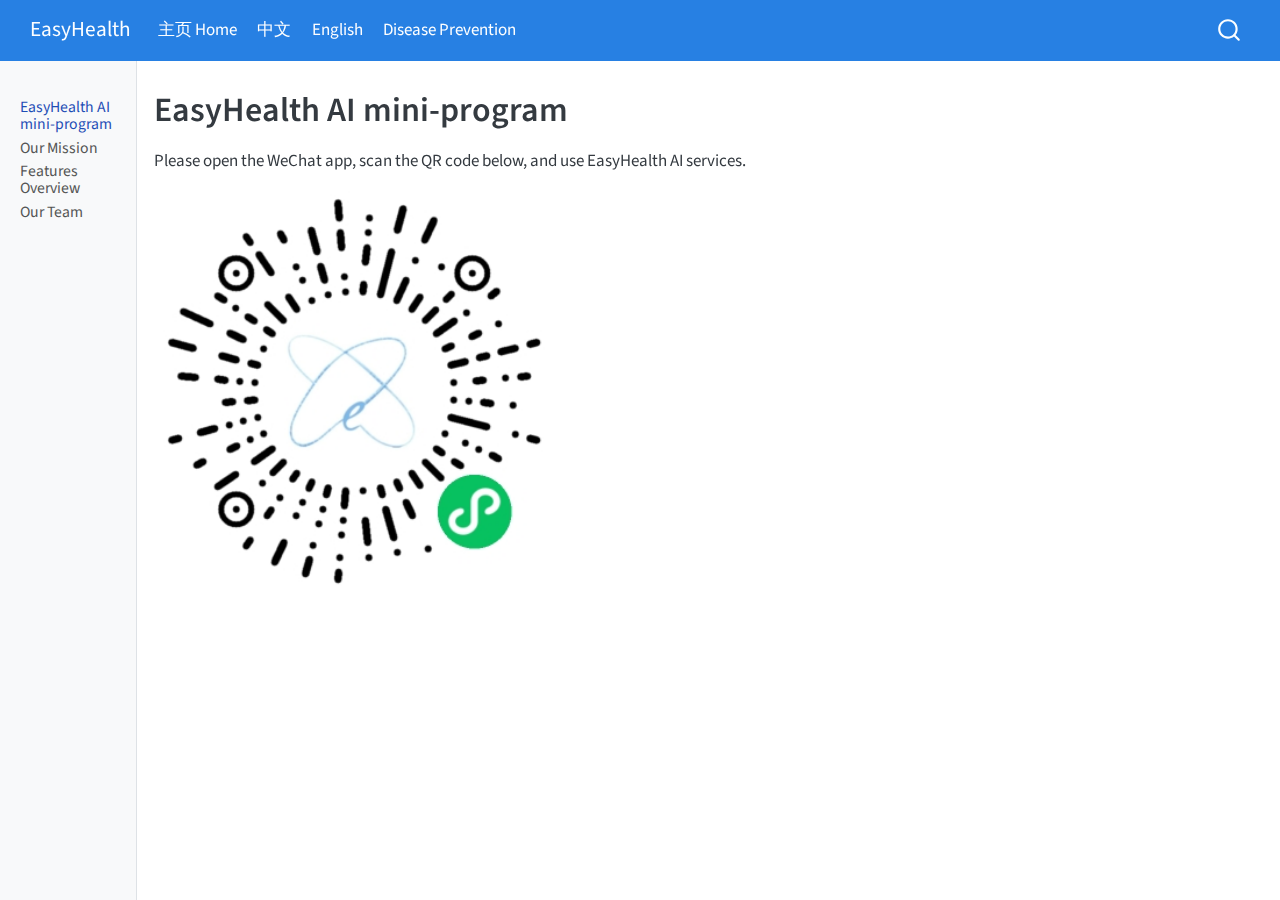
<file: docs/english.html>
<!DOCTYPE html>
<html xmlns="http://www.w3.org/1999/xhtml" lang="en" xml:lang="en"><head>

<meta charset="utf-8">
<meta name="generator" content="quarto-1.5.57">

<meta name="viewport" content="width=device-width, initial-scale=1.0, user-scalable=yes">


<title>EasyHealth AI mini-program – EasyHealth</title>
<style>
code{white-space: pre-wrap;}
span.smallcaps{font-variant: small-caps;}
div.columns{display: flex; gap: min(4vw, 1.5em);}
div.column{flex: auto; overflow-x: auto;}
div.hanging-indent{margin-left: 1.5em; text-indent: -1.5em;}
ul.task-list{list-style: none;}
ul.task-list li input[type="checkbox"] {
  width: 0.8em;
  margin: 0 0.8em 0.2em -1em; /* quarto-specific, see https://github.com/quarto-dev/quarto-cli/issues/4556 */ 
  vertical-align: middle;
}
</style>


<script src="site_libs/quarto-nav/quarto-nav.js"></script>
<script src="site_libs/quarto-nav/headroom.min.js"></script>
<script src="site_libs/clipboard/clipboard.min.js"></script>
<script src="site_libs/quarto-search/autocomplete.umd.js"></script>
<script src="site_libs/quarto-search/fuse.min.js"></script>
<script src="site_libs/quarto-search/quarto-search.js"></script>
<meta name="quarto:offset" content="./">
<script src="site_libs/quarto-html/quarto.js"></script>
<script src="site_libs/quarto-html/popper.min.js"></script>
<script src="site_libs/quarto-html/tippy.umd.min.js"></script>
<script src="site_libs/quarto-html/anchor.min.js"></script>
<link href="site_libs/quarto-html/tippy.css" rel="stylesheet">
<link href="site_libs/quarto-html/quarto-syntax-highlighting.css" rel="stylesheet" id="quarto-text-highlighting-styles">
<script src="site_libs/bootstrap/bootstrap.min.js"></script>
<link href="site_libs/bootstrap/bootstrap-icons.css" rel="stylesheet">
<link href="site_libs/bootstrap/bootstrap.min.css" rel="stylesheet" id="quarto-bootstrap" data-mode="light">
<script id="quarto-search-options" type="application/json">{
  "location": "navbar",
  "copy-button": false,
  "collapse-after": 3,
  "panel-placement": "end",
  "type": "overlay",
  "limit": 50,
  "keyboard-shortcut": [
    "f",
    "/",
    "s"
  ],
  "show-item-context": false,
  "language": {
    "search-no-results-text": "No results",
    "search-matching-documents-text": "matching documents",
    "search-copy-link-title": "Copy link to search",
    "search-hide-matches-text": "Hide additional matches",
    "search-more-match-text": "more match in this document",
    "search-more-matches-text": "more matches in this document",
    "search-clear-button-title": "Clear",
    "search-text-placeholder": "",
    "search-detached-cancel-button-title": "Cancel",
    "search-submit-button-title": "Submit",
    "search-label": "Search"
  }
}</script>


<link rel="stylesheet" href="styles.css">
</head>

<body class="nav-sidebar docked nav-fixed">

<div id="quarto-search-results"></div>
  <header id="quarto-header" class="headroom fixed-top">
    <nav class="navbar navbar-expand-lg " data-bs-theme="dark">
      <div class="navbar-container container-fluid">
      <div class="navbar-brand-container mx-auto">
    <a class="navbar-brand" href="./index.html">
    <span class="navbar-title">EasyHealth</span>
    </a>
  </div>
            <div id="quarto-search" class="" title="Search"></div>
          <button class="navbar-toggler" type="button" data-bs-toggle="collapse" data-bs-target="#navbarCollapse" aria-controls="navbarCollapse" role="menu" aria-expanded="false" aria-label="Toggle navigation" onclick="if (window.quartoToggleHeadroom) { window.quartoToggleHeadroom(); }">
  <span class="navbar-toggler-icon"></span>
</button>
          <div class="collapse navbar-collapse" id="navbarCollapse">
            <ul class="navbar-nav navbar-nav-scroll me-auto">
  <li class="nav-item">
    <a class="nav-link" href="./index.html"> 
<span class="menu-text">主页 Home</span></a>
  </li>  
  <li class="nav-item">
    <a class="nav-link" href="./chinese.html"> 
<span class="menu-text">中文</span></a>
  </li>  
  <li class="nav-item">
    <a class="nav-link active" href="./english.html" aria-current="page"> 
<span class="menu-text">English</span></a>
  </li>  
  <li class="nav-item">
    <a class="nav-link" href="./prevention.html"> 
<span class="menu-text">Disease Prevention</span></a>
  </li>  
</ul>
          </div> <!-- /navcollapse -->
            <div class="quarto-navbar-tools">
</div>
      </div> <!-- /container-fluid -->
    </nav>
  <nav class="quarto-secondary-nav">
    <div class="container-fluid d-flex">
      <button type="button" class="quarto-btn-toggle btn" data-bs-toggle="collapse" role="button" data-bs-target=".quarto-sidebar-collapse-item" aria-controls="quarto-sidebar" aria-expanded="false" aria-label="Toggle sidebar navigation" onclick="if (window.quartoToggleHeadroom) { window.quartoToggleHeadroom(); }">
        <i class="bi bi-layout-text-sidebar-reverse"></i>
      </button>
        <nav class="quarto-page-breadcrumbs" aria-label="breadcrumb"><ol class="breadcrumb"><li class="breadcrumb-item"><a href="./english.html">EasyHealth AI mini-program</a></li></ol></nav>
        <a class="flex-grow-1" role="navigation" data-bs-toggle="collapse" data-bs-target=".quarto-sidebar-collapse-item" aria-controls="quarto-sidebar" aria-expanded="false" aria-label="Toggle sidebar navigation" onclick="if (window.quartoToggleHeadroom) { window.quartoToggleHeadroom(); }">      
        </a>
    </div>
  </nav>
</header>
<!-- content -->
<div id="quarto-content" class="quarto-container page-columns page-rows-contents page-layout-article page-navbar">
<!-- sidebar -->
  <nav id="quarto-sidebar" class="sidebar collapse collapse-horizontal quarto-sidebar-collapse-item sidebar-navigation docked overflow-auto">
    <div class="sidebar-menu-container"> 
    <ul class="list-unstyled mt-1">
        <li class="sidebar-item">
  <div class="sidebar-item-container"> 
  <a href="./english.html" class="sidebar-item-text sidebar-link active">
 <span class="menu-text">EasyHealth AI mini-program</span></a>
  </div>
</li>
        <li class="sidebar-item">
  <div class="sidebar-item-container"> 
  <a href="./introduction-en.html" class="sidebar-item-text sidebar-link">
 <span class="menu-text">Our Mission</span></a>
  </div>
</li>
        <li class="sidebar-item">
  <div class="sidebar-item-container"> 
  <a href="./functionality-en.html" class="sidebar-item-text sidebar-link">
 <span class="menu-text">Features Overview</span></a>
  </div>
</li>
        <li class="sidebar-item">
  <div class="sidebar-item-container"> 
  <a href="./team-en.html" class="sidebar-item-text sidebar-link">
 <span class="menu-text">Our Team</span></a>
  </div>
</li>
    </ul>
    </div>
</nav>
<div id="quarto-sidebar-glass" class="quarto-sidebar-collapse-item" data-bs-toggle="collapse" data-bs-target=".quarto-sidebar-collapse-item"></div>
<!-- margin-sidebar -->
    <div id="quarto-margin-sidebar" class="sidebar margin-sidebar zindex-bottom">
        
    </div>
<!-- main -->
<main class="content" id="quarto-document-content">

<header id="title-block-header" class="quarto-title-block default">
<div class="quarto-title">
<h1 class="title">EasyHealth AI mini-program</h1>
</div>



<div class="quarto-title-meta">

    
  
    
  </div>
  


</header>


<p>Please open the WeChat app, scan the QR code below, and use EasyHealth AI services.</p>
<p><img src="images/EasyHealth.jpg" class="img-fluid" width="400"></p>



</main> <!-- /main -->
<script id="quarto-html-after-body" type="application/javascript">
window.document.addEventListener("DOMContentLoaded", function (event) {
  const toggleBodyColorMode = (bsSheetEl) => {
    const mode = bsSheetEl.getAttribute("data-mode");
    const bodyEl = window.document.querySelector("body");
    if (mode === "dark") {
      bodyEl.classList.add("quarto-dark");
      bodyEl.classList.remove("quarto-light");
    } else {
      bodyEl.classList.add("quarto-light");
      bodyEl.classList.remove("quarto-dark");
    }
  }
  const toggleBodyColorPrimary = () => {
    const bsSheetEl = window.document.querySelector("link#quarto-bootstrap");
    if (bsSheetEl) {
      toggleBodyColorMode(bsSheetEl);
    }
  }
  toggleBodyColorPrimary();  
  const icon = "";
  const anchorJS = new window.AnchorJS();
  anchorJS.options = {
    placement: 'right',
    icon: icon
  };
  anchorJS.add('.anchored');
  const isCodeAnnotation = (el) => {
    for (const clz of el.classList) {
      if (clz.startsWith('code-annotation-')) {                     
        return true;
      }
    }
    return false;
  }
  const onCopySuccess = function(e) {
    // button target
    const button = e.trigger;
    // don't keep focus
    button.blur();
    // flash "checked"
    button.classList.add('code-copy-button-checked');
    var currentTitle = button.getAttribute("title");
    button.setAttribute("title", "Copied!");
    let tooltip;
    if (window.bootstrap) {
      button.setAttribute("data-bs-toggle", "tooltip");
      button.setAttribute("data-bs-placement", "left");
      button.setAttribute("data-bs-title", "Copied!");
      tooltip = new bootstrap.Tooltip(button, 
        { trigger: "manual", 
          customClass: "code-copy-button-tooltip",
          offset: [0, -8]});
      tooltip.show();    
    }
    setTimeout(function() {
      if (tooltip) {
        tooltip.hide();
        button.removeAttribute("data-bs-title");
        button.removeAttribute("data-bs-toggle");
        button.removeAttribute("data-bs-placement");
      }
      button.setAttribute("title", currentTitle);
      button.classList.remove('code-copy-button-checked');
    }, 1000);
    // clear code selection
    e.clearSelection();
  }
  const getTextToCopy = function(trigger) {
      const codeEl = trigger.previousElementSibling.cloneNode(true);
      for (const childEl of codeEl.children) {
        if (isCodeAnnotation(childEl)) {
          childEl.remove();
        }
      }
      return codeEl.innerText;
  }
  const clipboard = new window.ClipboardJS('.code-copy-button:not([data-in-quarto-modal])', {
    text: getTextToCopy
  });
  clipboard.on('success', onCopySuccess);
  if (window.document.getElementById('quarto-embedded-source-code-modal')) {
    // For code content inside modals, clipBoardJS needs to be initialized with a container option
    // TODO: Check when it could be a function (https://github.com/zenorocha/clipboard.js/issues/860)
    const clipboardModal = new window.ClipboardJS('.code-copy-button[data-in-quarto-modal]', {
      text: getTextToCopy,
      container: window.document.getElementById('quarto-embedded-source-code-modal')
    });
    clipboardModal.on('success', onCopySuccess);
  }
    var localhostRegex = new RegExp(/^(?:http|https):\/\/localhost\:?[0-9]*\//);
    var mailtoRegex = new RegExp(/^mailto:/);
      var filterRegex = new RegExp('/' + window.location.host + '/');
    var isInternal = (href) => {
        return filterRegex.test(href) || localhostRegex.test(href) || mailtoRegex.test(href);
    }
    // Inspect non-navigation links and adorn them if external
 	var links = window.document.querySelectorAll('a[href]:not(.nav-link):not(.navbar-brand):not(.toc-action):not(.sidebar-link):not(.sidebar-item-toggle):not(.pagination-link):not(.no-external):not([aria-hidden]):not(.dropdown-item):not(.quarto-navigation-tool):not(.about-link)');
    for (var i=0; i<links.length; i++) {
      const link = links[i];
      if (!isInternal(link.href)) {
        // undo the damage that might have been done by quarto-nav.js in the case of
        // links that we want to consider external
        if (link.dataset.originalHref !== undefined) {
          link.href = link.dataset.originalHref;
        }
      }
    }
  function tippyHover(el, contentFn, onTriggerFn, onUntriggerFn) {
    const config = {
      allowHTML: true,
      maxWidth: 500,
      delay: 100,
      arrow: false,
      appendTo: function(el) {
          return el.parentElement;
      },
      interactive: true,
      interactiveBorder: 10,
      theme: 'quarto',
      placement: 'bottom-start',
    };
    if (contentFn) {
      config.content = contentFn;
    }
    if (onTriggerFn) {
      config.onTrigger = onTriggerFn;
    }
    if (onUntriggerFn) {
      config.onUntrigger = onUntriggerFn;
    }
    window.tippy(el, config); 
  }
  const noterefs = window.document.querySelectorAll('a[role="doc-noteref"]');
  for (var i=0; i<noterefs.length; i++) {
    const ref = noterefs[i];
    tippyHover(ref, function() {
      // use id or data attribute instead here
      let href = ref.getAttribute('data-footnote-href') || ref.getAttribute('href');
      try { href = new URL(href).hash; } catch {}
      const id = href.replace(/^#\/?/, "");
      const note = window.document.getElementById(id);
      if (note) {
        return note.innerHTML;
      } else {
        return "";
      }
    });
  }
  const xrefs = window.document.querySelectorAll('a.quarto-xref');
  const processXRef = (id, note) => {
    // Strip column container classes
    const stripColumnClz = (el) => {
      el.classList.remove("page-full", "page-columns");
      if (el.children) {
        for (const child of el.children) {
          stripColumnClz(child);
        }
      }
    }
    stripColumnClz(note)
    if (id === null || id.startsWith('sec-')) {
      // Special case sections, only their first couple elements
      const container = document.createElement("div");
      if (note.children && note.children.length > 2) {
        container.appendChild(note.children[0].cloneNode(true));
        for (let i = 1; i < note.children.length; i++) {
          const child = note.children[i];
          if (child.tagName === "P" && child.innerText === "") {
            continue;
          } else {
            container.appendChild(child.cloneNode(true));
            break;
          }
        }
        if (window.Quarto?.typesetMath) {
          window.Quarto.typesetMath(container);
        }
        return container.innerHTML
      } else {
        if (window.Quarto?.typesetMath) {
          window.Quarto.typesetMath(note);
        }
        return note.innerHTML;
      }
    } else {
      // Remove any anchor links if they are present
      const anchorLink = note.querySelector('a.anchorjs-link');
      if (anchorLink) {
        anchorLink.remove();
      }
      if (window.Quarto?.typesetMath) {
        window.Quarto.typesetMath(note);
      }
      // TODO in 1.5, we should make sure this works without a callout special case
      if (note.classList.contains("callout")) {
        return note.outerHTML;
      } else {
        return note.innerHTML;
      }
    }
  }
  for (var i=0; i<xrefs.length; i++) {
    const xref = xrefs[i];
    tippyHover(xref, undefined, function(instance) {
      instance.disable();
      let url = xref.getAttribute('href');
      let hash = undefined; 
      if (url.startsWith('#')) {
        hash = url;
      } else {
        try { hash = new URL(url).hash; } catch {}
      }
      if (hash) {
        const id = hash.replace(/^#\/?/, "");
        const note = window.document.getElementById(id);
        if (note !== null) {
          try {
            const html = processXRef(id, note.cloneNode(true));
            instance.setContent(html);
          } finally {
            instance.enable();
            instance.show();
          }
        } else {
          // See if we can fetch this
          fetch(url.split('#')[0])
          .then(res => res.text())
          .then(html => {
            const parser = new DOMParser();
            const htmlDoc = parser.parseFromString(html, "text/html");
            const note = htmlDoc.getElementById(id);
            if (note !== null) {
              const html = processXRef(id, note);
              instance.setContent(html);
            } 
          }).finally(() => {
            instance.enable();
            instance.show();
          });
        }
      } else {
        // See if we can fetch a full url (with no hash to target)
        // This is a special case and we should probably do some content thinning / targeting
        fetch(url)
        .then(res => res.text())
        .then(html => {
          const parser = new DOMParser();
          const htmlDoc = parser.parseFromString(html, "text/html");
          const note = htmlDoc.querySelector('main.content');
          if (note !== null) {
            // This should only happen for chapter cross references
            // (since there is no id in the URL)
            // remove the first header
            if (note.children.length > 0 && note.children[0].tagName === "HEADER") {
              note.children[0].remove();
            }
            const html = processXRef(null, note);
            instance.setContent(html);
          } 
        }).finally(() => {
          instance.enable();
          instance.show();
        });
      }
    }, function(instance) {
    });
  }
      let selectedAnnoteEl;
      const selectorForAnnotation = ( cell, annotation) => {
        let cellAttr = 'data-code-cell="' + cell + '"';
        let lineAttr = 'data-code-annotation="' +  annotation + '"';
        const selector = 'span[' + cellAttr + '][' + lineAttr + ']';
        return selector;
      }
      const selectCodeLines = (annoteEl) => {
        const doc = window.document;
        const targetCell = annoteEl.getAttribute("data-target-cell");
        const targetAnnotation = annoteEl.getAttribute("data-target-annotation");
        const annoteSpan = window.document.querySelector(selectorForAnnotation(targetCell, targetAnnotation));
        const lines = annoteSpan.getAttribute("data-code-lines").split(",");
        const lineIds = lines.map((line) => {
          return targetCell + "-" + line;
        })
        let top = null;
        let height = null;
        let parent = null;
        if (lineIds.length > 0) {
            //compute the position of the single el (top and bottom and make a div)
            const el = window.document.getElementById(lineIds[0]);
            top = el.offsetTop;
            height = el.offsetHeight;
            parent = el.parentElement.parentElement;
          if (lineIds.length > 1) {
            const lastEl = window.document.getElementById(lineIds[lineIds.length - 1]);
            const bottom = lastEl.offsetTop + lastEl.offsetHeight;
            height = bottom - top;
          }
          if (top !== null && height !== null && parent !== null) {
            // cook up a div (if necessary) and position it 
            let div = window.document.getElementById("code-annotation-line-highlight");
            if (div === null) {
              div = window.document.createElement("div");
              div.setAttribute("id", "code-annotation-line-highlight");
              div.style.position = 'absolute';
              parent.appendChild(div);
            }
            div.style.top = top - 2 + "px";
            div.style.height = height + 4 + "px";
            div.style.left = 0;
            let gutterDiv = window.document.getElementById("code-annotation-line-highlight-gutter");
            if (gutterDiv === null) {
              gutterDiv = window.document.createElement("div");
              gutterDiv.setAttribute("id", "code-annotation-line-highlight-gutter");
              gutterDiv.style.position = 'absolute';
              const codeCell = window.document.getElementById(targetCell);
              const gutter = codeCell.querySelector('.code-annotation-gutter');
              gutter.appendChild(gutterDiv);
            }
            gutterDiv.style.top = top - 2 + "px";
            gutterDiv.style.height = height + 4 + "px";
          }
          selectedAnnoteEl = annoteEl;
        }
      };
      const unselectCodeLines = () => {
        const elementsIds = ["code-annotation-line-highlight", "code-annotation-line-highlight-gutter"];
        elementsIds.forEach((elId) => {
          const div = window.document.getElementById(elId);
          if (div) {
            div.remove();
          }
        });
        selectedAnnoteEl = undefined;
      };
        // Handle positioning of the toggle
    window.addEventListener(
      "resize",
      throttle(() => {
        elRect = undefined;
        if (selectedAnnoteEl) {
          selectCodeLines(selectedAnnoteEl);
        }
      }, 10)
    );
    function throttle(fn, ms) {
    let throttle = false;
    let timer;
      return (...args) => {
        if(!throttle) { // first call gets through
            fn.apply(this, args);
            throttle = true;
        } else { // all the others get throttled
            if(timer) clearTimeout(timer); // cancel #2
            timer = setTimeout(() => {
              fn.apply(this, args);
              timer = throttle = false;
            }, ms);
        }
      };
    }
      // Attach click handler to the DT
      const annoteDls = window.document.querySelectorAll('dt[data-target-cell]');
      for (const annoteDlNode of annoteDls) {
        annoteDlNode.addEventListener('click', (event) => {
          const clickedEl = event.target;
          if (clickedEl !== selectedAnnoteEl) {
            unselectCodeLines();
            const activeEl = window.document.querySelector('dt[data-target-cell].code-annotation-active');
            if (activeEl) {
              activeEl.classList.remove('code-annotation-active');
            }
            selectCodeLines(clickedEl);
            clickedEl.classList.add('code-annotation-active');
          } else {
            // Unselect the line
            unselectCodeLines();
            clickedEl.classList.remove('code-annotation-active');
          }
        });
      }
  const findCites = (el) => {
    const parentEl = el.parentElement;
    if (parentEl) {
      const cites = parentEl.dataset.cites;
      if (cites) {
        return {
          el,
          cites: cites.split(' ')
        };
      } else {
        return findCites(el.parentElement)
      }
    } else {
      return undefined;
    }
  };
  var bibliorefs = window.document.querySelectorAll('a[role="doc-biblioref"]');
  for (var i=0; i<bibliorefs.length; i++) {
    const ref = bibliorefs[i];
    const citeInfo = findCites(ref);
    if (citeInfo) {
      tippyHover(citeInfo.el, function() {
        var popup = window.document.createElement('div');
        citeInfo.cites.forEach(function(cite) {
          var citeDiv = window.document.createElement('div');
          citeDiv.classList.add('hanging-indent');
          citeDiv.classList.add('csl-entry');
          var biblioDiv = window.document.getElementById('ref-' + cite);
          if (biblioDiv) {
            citeDiv.innerHTML = biblioDiv.innerHTML;
          }
          popup.appendChild(citeDiv);
        });
        return popup.innerHTML;
      });
    }
  }
});
</script>
</div> <!-- /content -->




</body></html>
</file>
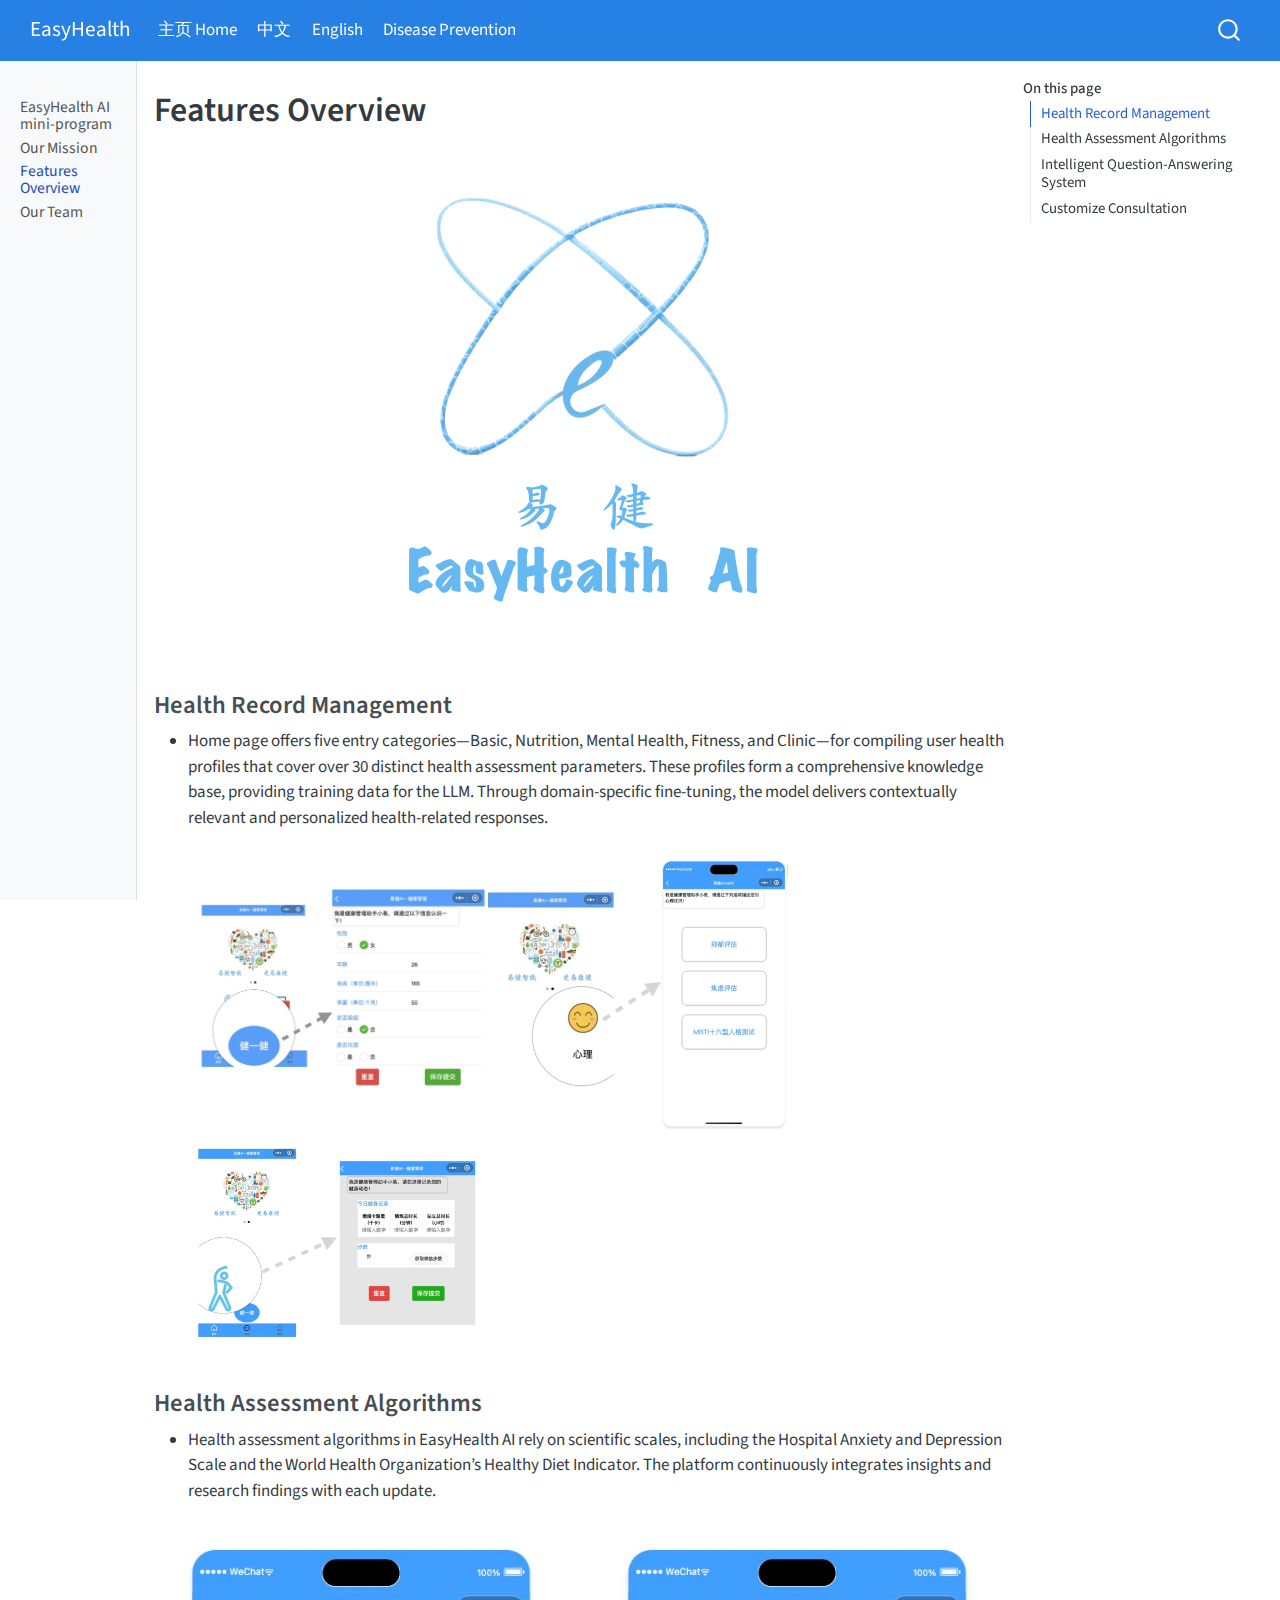
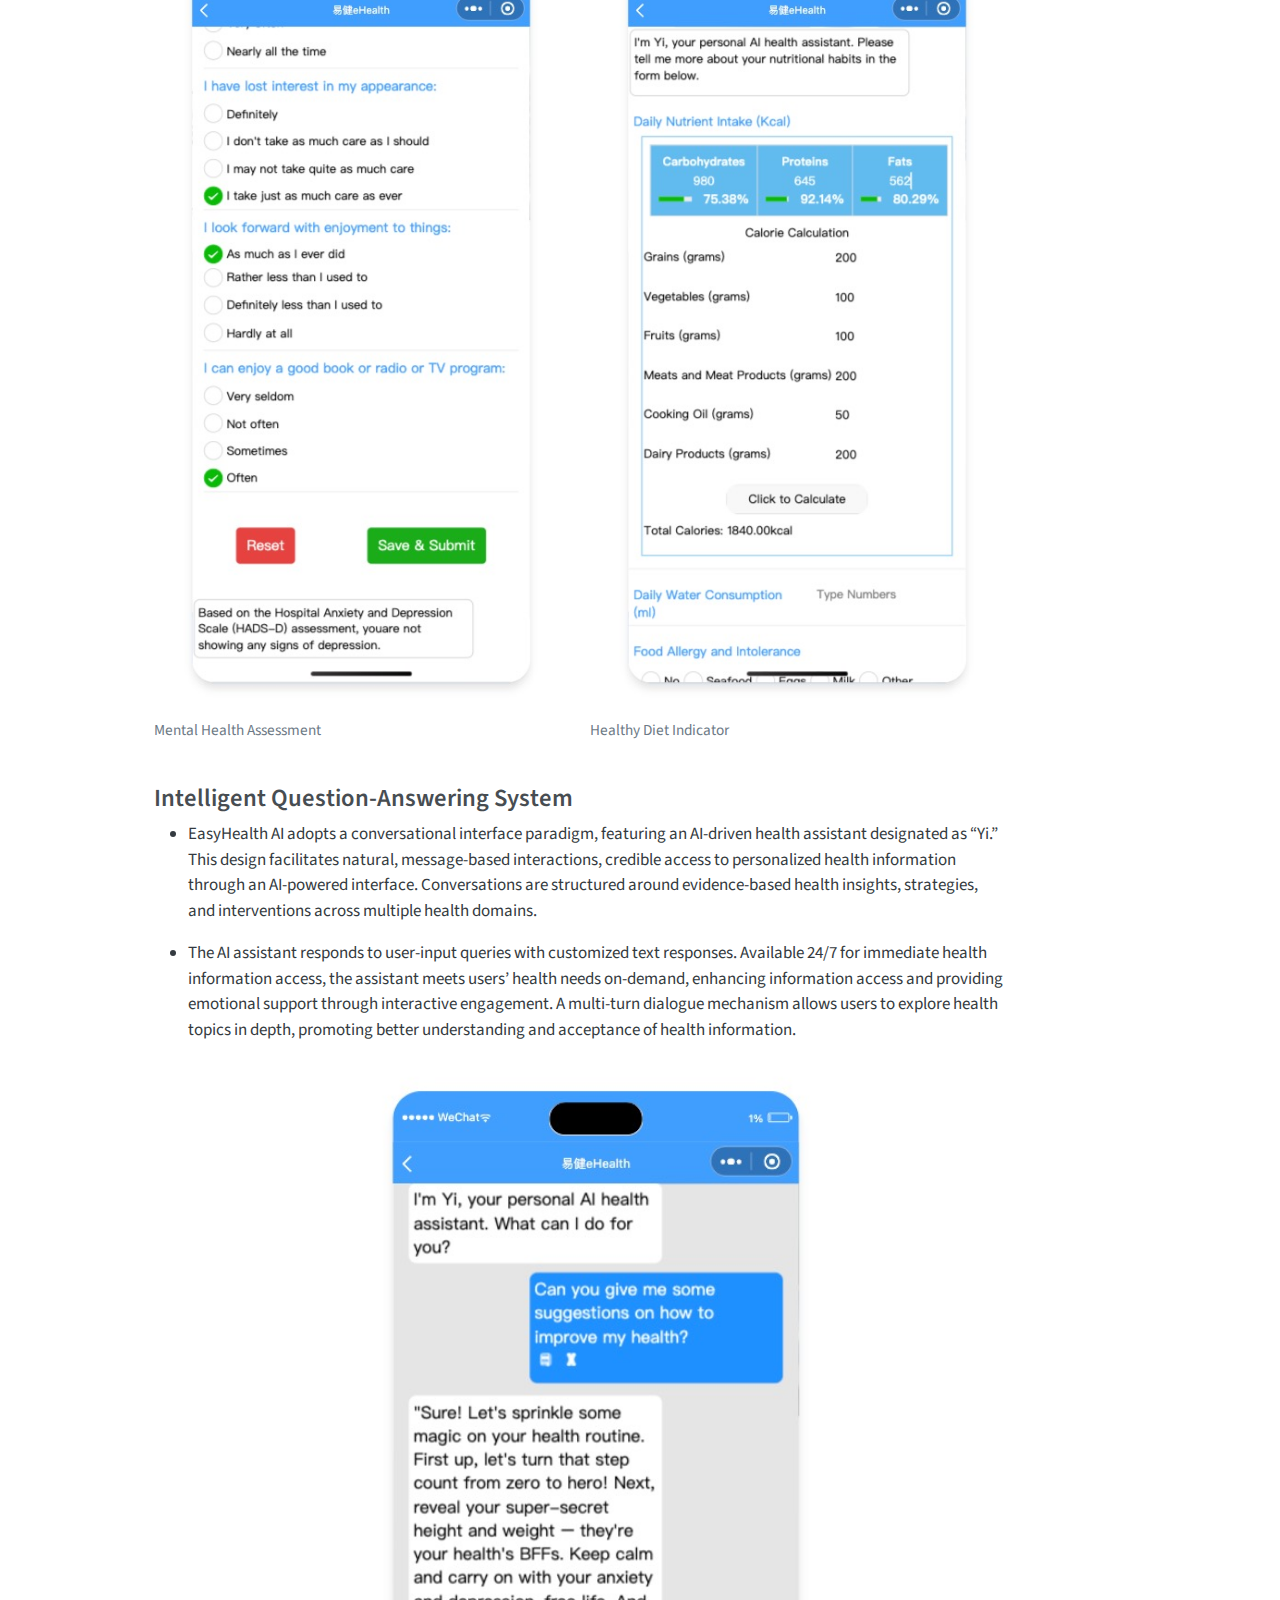
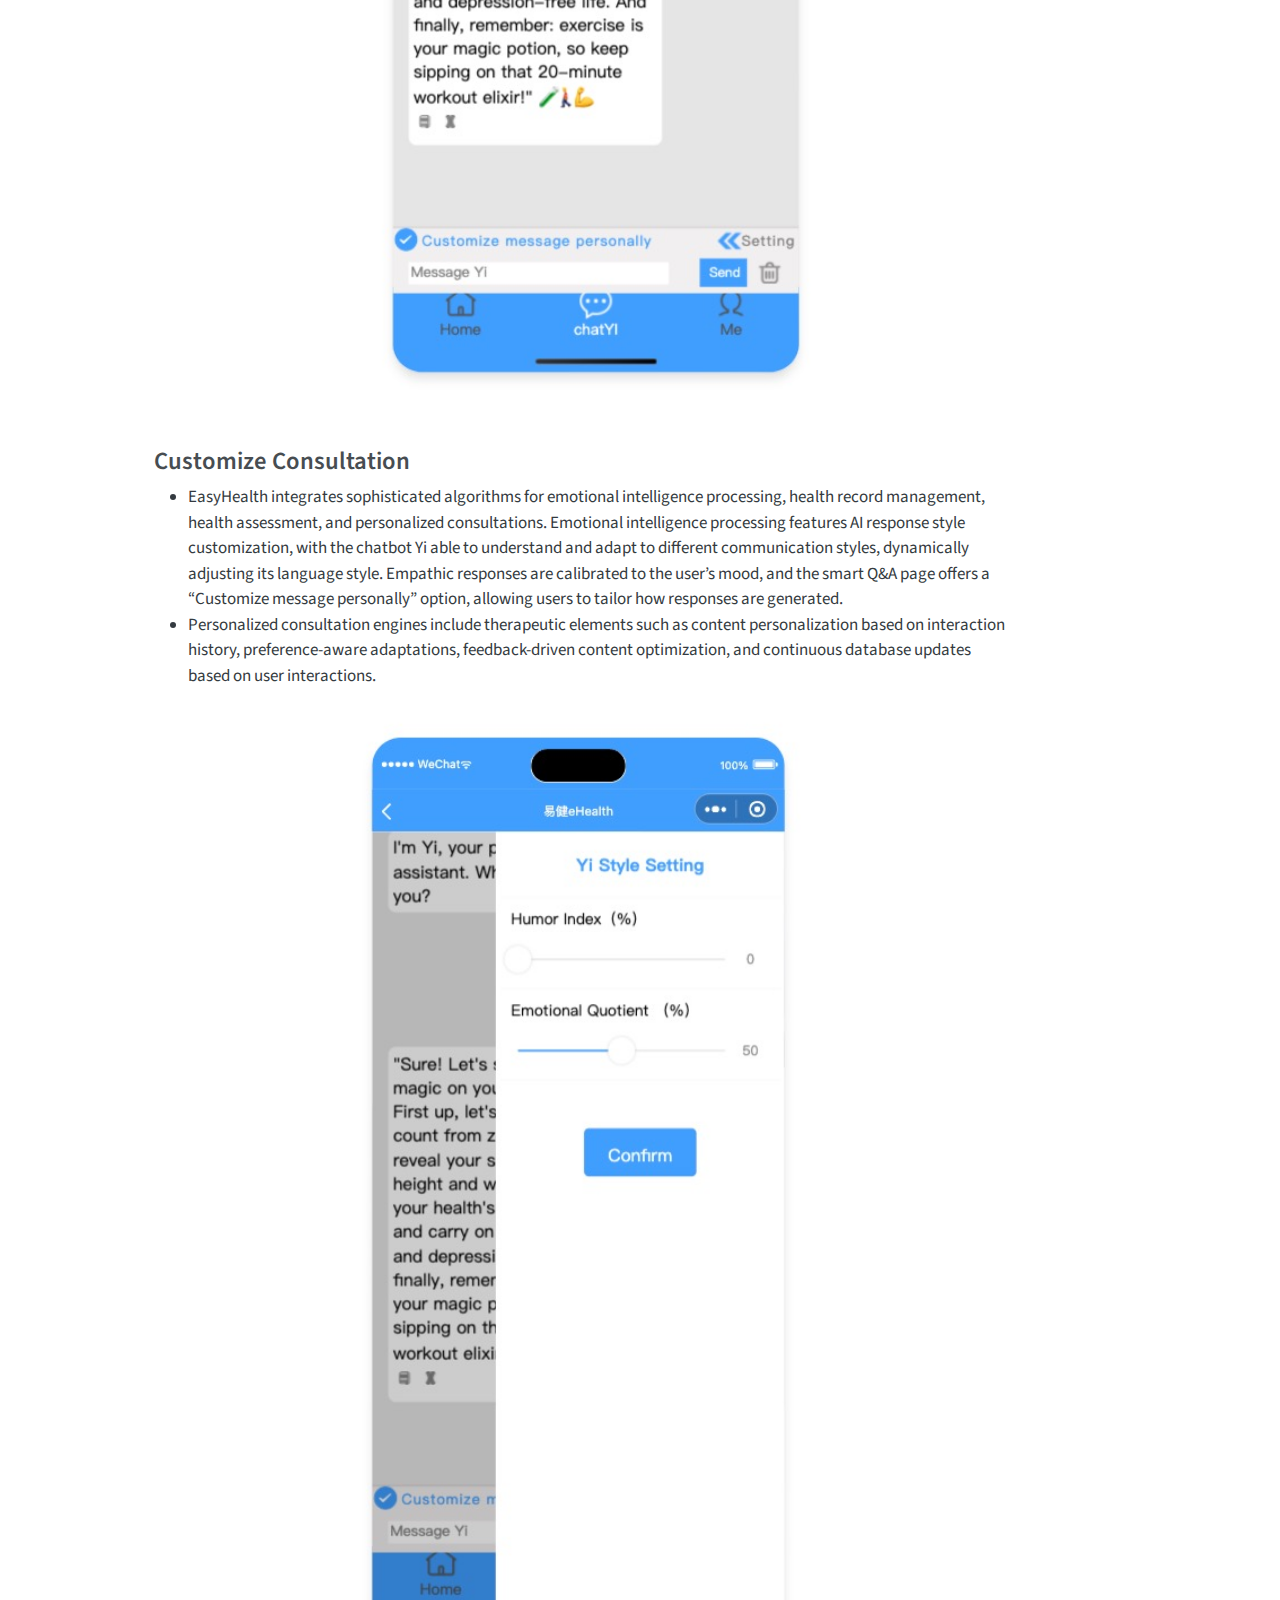
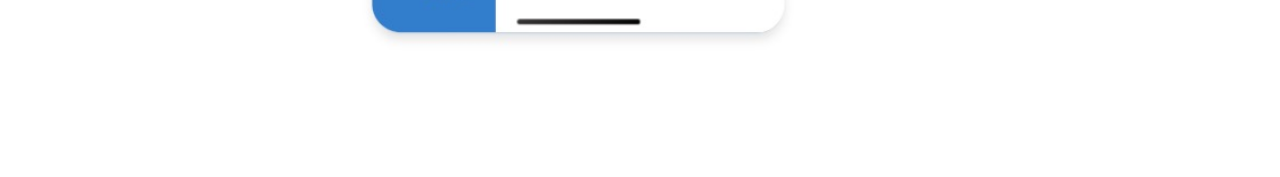
<file: docs/functionality-en.html>
<!DOCTYPE html>
<html xmlns="http://www.w3.org/1999/xhtml" lang="en" xml:lang="en"><head>

<meta charset="utf-8">
<meta name="generator" content="quarto-1.5.57">

<meta name="viewport" content="width=device-width, initial-scale=1.0, user-scalable=yes">


<title>Features Overview – EasyHealth</title>
<style>
code{white-space: pre-wrap;}
span.smallcaps{font-variant: small-caps;}
div.columns{display: flex; gap: min(4vw, 1.5em);}
div.column{flex: auto; overflow-x: auto;}
div.hanging-indent{margin-left: 1.5em; text-indent: -1.5em;}
ul.task-list{list-style: none;}
ul.task-list li input[type="checkbox"] {
  width: 0.8em;
  margin: 0 0.8em 0.2em -1em; /* quarto-specific, see https://github.com/quarto-dev/quarto-cli/issues/4556 */ 
  vertical-align: middle;
}
</style>


<script src="site_libs/quarto-nav/quarto-nav.js"></script>
<script src="site_libs/quarto-nav/headroom.min.js"></script>
<script src="site_libs/clipboard/clipboard.min.js"></script>
<script src="site_libs/quarto-search/autocomplete.umd.js"></script>
<script src="site_libs/quarto-search/fuse.min.js"></script>
<script src="site_libs/quarto-search/quarto-search.js"></script>
<meta name="quarto:offset" content="./">
<script src="site_libs/quarto-html/quarto.js"></script>
<script src="site_libs/quarto-html/popper.min.js"></script>
<script src="site_libs/quarto-html/tippy.umd.min.js"></script>
<script src="site_libs/quarto-html/anchor.min.js"></script>
<link href="site_libs/quarto-html/tippy.css" rel="stylesheet">
<link href="site_libs/quarto-html/quarto-syntax-highlighting.css" rel="stylesheet" id="quarto-text-highlighting-styles">
<script src="site_libs/bootstrap/bootstrap.min.js"></script>
<link href="site_libs/bootstrap/bootstrap-icons.css" rel="stylesheet">
<link href="site_libs/bootstrap/bootstrap.min.css" rel="stylesheet" id="quarto-bootstrap" data-mode="light">
<script id="quarto-search-options" type="application/json">{
  "location": "navbar",
  "copy-button": false,
  "collapse-after": 3,
  "panel-placement": "end",
  "type": "overlay",
  "limit": 50,
  "keyboard-shortcut": [
    "f",
    "/",
    "s"
  ],
  "show-item-context": false,
  "language": {
    "search-no-results-text": "No results",
    "search-matching-documents-text": "matching documents",
    "search-copy-link-title": "Copy link to search",
    "search-hide-matches-text": "Hide additional matches",
    "search-more-match-text": "more match in this document",
    "search-more-matches-text": "more matches in this document",
    "search-clear-button-title": "Clear",
    "search-text-placeholder": "",
    "search-detached-cancel-button-title": "Cancel",
    "search-submit-button-title": "Submit",
    "search-label": "Search"
  }
}</script>


<link rel="stylesheet" href="styles.css">
</head>

<body class="nav-sidebar docked nav-fixed">

<div id="quarto-search-results"></div>
  <header id="quarto-header" class="headroom fixed-top">
    <nav class="navbar navbar-expand-lg " data-bs-theme="dark">
      <div class="navbar-container container-fluid">
      <div class="navbar-brand-container mx-auto">
    <a class="navbar-brand" href="./index.html">
    <span class="navbar-title">EasyHealth</span>
    </a>
  </div>
            <div id="quarto-search" class="" title="Search"></div>
          <button class="navbar-toggler" type="button" data-bs-toggle="collapse" data-bs-target="#navbarCollapse" aria-controls="navbarCollapse" role="menu" aria-expanded="false" aria-label="Toggle navigation" onclick="if (window.quartoToggleHeadroom) { window.quartoToggleHeadroom(); }">
  <span class="navbar-toggler-icon"></span>
</button>
          <div class="collapse navbar-collapse" id="navbarCollapse">
            <ul class="navbar-nav navbar-nav-scroll me-auto">
  <li class="nav-item">
    <a class="nav-link" href="./index.html"> 
<span class="menu-text">主页 Home</span></a>
  </li>  
  <li class="nav-item">
    <a class="nav-link" href="./chinese.html"> 
<span class="menu-text">中文</span></a>
  </li>  
  <li class="nav-item">
    <a class="nav-link active" href="./english.html" aria-current="page"> 
<span class="menu-text">English</span></a>
  </li>  
  <li class="nav-item">
    <a class="nav-link" href="./prevention.html"> 
<span class="menu-text">Disease Prevention</span></a>
  </li>  
</ul>
          </div> <!-- /navcollapse -->
            <div class="quarto-navbar-tools">
</div>
      </div> <!-- /container-fluid -->
    </nav>
  <nav class="quarto-secondary-nav">
    <div class="container-fluid d-flex">
      <button type="button" class="quarto-btn-toggle btn" data-bs-toggle="collapse" role="button" data-bs-target=".quarto-sidebar-collapse-item" aria-controls="quarto-sidebar" aria-expanded="false" aria-label="Toggle sidebar navigation" onclick="if (window.quartoToggleHeadroom) { window.quartoToggleHeadroom(); }">
        <i class="bi bi-layout-text-sidebar-reverse"></i>
      </button>
        <nav class="quarto-page-breadcrumbs" aria-label="breadcrumb"><ol class="breadcrumb"><li class="breadcrumb-item"><a href="./functionality-en.html">Features Overview</a></li></ol></nav>
        <a class="flex-grow-1" role="navigation" data-bs-toggle="collapse" data-bs-target=".quarto-sidebar-collapse-item" aria-controls="quarto-sidebar" aria-expanded="false" aria-label="Toggle sidebar navigation" onclick="if (window.quartoToggleHeadroom) { window.quartoToggleHeadroom(); }">      
        </a>
    </div>
  </nav>
</header>
<!-- content -->
<div id="quarto-content" class="quarto-container page-columns page-rows-contents page-layout-article page-navbar">
<!-- sidebar -->
  <nav id="quarto-sidebar" class="sidebar collapse collapse-horizontal quarto-sidebar-collapse-item sidebar-navigation docked overflow-auto">
    <div class="sidebar-menu-container"> 
    <ul class="list-unstyled mt-1">
        <li class="sidebar-item">
  <div class="sidebar-item-container"> 
  <a href="./english.html" class="sidebar-item-text sidebar-link">
 <span class="menu-text">EasyHealth AI mini-program</span></a>
  </div>
</li>
        <li class="sidebar-item">
  <div class="sidebar-item-container"> 
  <a href="./introduction-en.html" class="sidebar-item-text sidebar-link">
 <span class="menu-text">Our Mission</span></a>
  </div>
</li>
        <li class="sidebar-item">
  <div class="sidebar-item-container"> 
  <a href="./functionality-en.html" class="sidebar-item-text sidebar-link active">
 <span class="menu-text">Features Overview</span></a>
  </div>
</li>
        <li class="sidebar-item">
  <div class="sidebar-item-container"> 
  <a href="./team-en.html" class="sidebar-item-text sidebar-link">
 <span class="menu-text">Our Team</span></a>
  </div>
</li>
    </ul>
    </div>
</nav>
<div id="quarto-sidebar-glass" class="quarto-sidebar-collapse-item" data-bs-toggle="collapse" data-bs-target=".quarto-sidebar-collapse-item"></div>
<!-- margin-sidebar -->
    <div id="quarto-margin-sidebar" class="sidebar margin-sidebar">
        <nav id="TOC" role="doc-toc" class="toc-active">
    <h2 id="toc-title">On this page</h2>
   
  <ul>
  <li><a href="#health-record-management" id="toc-health-record-management" class="nav-link active" data-scroll-target="#health-record-management">Health Record Management</a></li>
  <li><a href="#health-assessment-algorithms" id="toc-health-assessment-algorithms" class="nav-link" data-scroll-target="#health-assessment-algorithms">Health Assessment Algorithms</a></li>
  <li><a href="#intelligent-question-answering-system" id="toc-intelligent-question-answering-system" class="nav-link" data-scroll-target="#intelligent-question-answering-system">Intelligent Question-Answering System</a></li>
  <li><a href="#customize-consultation" id="toc-customize-consultation" class="nav-link" data-scroll-target="#customize-consultation">Customize Consultation</a></li>
  </ul>
</nav>
    </div>
<!-- main -->
<main class="content" id="quarto-document-content">

<header id="title-block-header" class="quarto-title-block default">
<div class="quarto-title">
<h1 class="title">Features Overview</h1>
</div>



<div class="quarto-title-meta">

    
  
    
  </div>
  


</header>


<div class="quarto-figure quarto-figure-center">
<figure class="figure">
<p><img src="images/AI.jpg" class="img-fluid quarto-figure quarto-figure-center figure-img" width="500"></p>
</figure>
</div>
<section id="health-record-management" class="level3">
<h3 class="anchored" data-anchor-id="health-record-management">Health Record Management</h3>
<ul>
<li><p>Home page offers five entry categories—Basic, Nutrition, Mental Health, Fitness, and Clinic—for compiling user health profiles that cover over 30 distinct health assessment parameters. These profiles form a comprehensive knowledge base, providing training data for the LLM. Through domain-specific fine-tuning, the model delivers contextually relevant and personalized health-related responses.</p>
<p><img src="images/健一健.png" class="img-fluid" width="300"><img src="images/心.png" class="img-fluid" width="300"><img src="images/运动.png" class="img-fluid" width="300"></p></li>
</ul>
</section>
<section id="health-assessment-algorithms" class="level3">
<h3 class="anchored" data-anchor-id="health-assessment-algorithms">Health Assessment Algorithms</h3>
<ul>
<li>Health assessment algorithms in EasyHealth AI rely on scientific scales, including the Hospital Anxiety and Depression Scale and the World Health Organization’s Healthy Diet Indicator. The platform continuously integrates insights and research findings with each update.</li>
</ul>
<div>

</div>
<div class="quarto-layout-panel" data-layout-ncol="2">
<div class="quarto-layout-row">
<div class="quarto-layout-cell" style="flex-basis: 50.0%;justify-content: flex-start;">
<div class="quarto-figure quarto-figure-center">
<figure class="figure">
<p><img src="images/mental.jpg" class="img-fluid figure-img"></p>
<figcaption>Mental Health Assessment</figcaption>
</figure>
</div>
</div>
<div class="quarto-layout-cell" style="flex-basis: 50.0%;justify-content: flex-start;">
<div class="quarto-figure quarto-figure-center">
<figure class="figure">
<p><img src="images/food.jpg" class="img-fluid figure-img"></p>
<figcaption>Healthy Diet Indicator</figcaption>
</figure>
</div>
</div>
</div>
</div>
</section>
<section id="intelligent-question-answering-system" class="level3">
<h3 class="anchored" data-anchor-id="intelligent-question-answering-system">Intelligent Question-Answering System</h3>
<ul>
<li><p>EasyHealth AI adopts a conversational interface paradigm, featuring an AI-driven health assistant designated as “Yi.” This design facilitates natural, message-based interactions, credible access to personalized health information through an AI-powered interface. Conversations are structured around evidence-based health insights, strategies, and interventions across multiple health domains.</p></li>
<li><p>The AI assistant responds to user-input queries with customized text responses. Available 24/7 for immediate health information access, the assistant meets users’ health needs on-demand, enhancing information access and providing emotional support through interactive engagement. A multi-turn dialogue mechanism allows users to explore health topics in depth, promoting better understanding and acceptance of health information.</p>
<div class="quarto-figure quarto-figure-center">
<figure class="figure">
<p><img src="images/chatEN.jpg" class="img-fluid quarto-figure quarto-figure-center figure-img" width="500"></p>
</figure>
</div></li>
</ul>
</section>
<section id="customize-consultation" class="level3">
<h3 class="anchored" data-anchor-id="customize-consultation">Customize Consultation</h3>
<ul>
<li>EasyHealth integrates sophisticated algorithms for emotional intelligence processing, health record management, health assessment, and personalized consultations. Emotional intelligence processing features AI response style customization, with the chatbot Yi able to understand and adapt to different communication styles, dynamically adjusting its language style. Empathic responses are calibrated to the user’s mood, and the smart Q&amp;A page offers a “Customize message personally” option, allowing users to tailor how responses are generated.</li>
<li>Personalized consultation engines include therapeutic elements such as content personalization based on interaction history, preference-aware adaptations, feedback-driven content optimization, and continuous database updates based on user interactions.</li>
</ul>
<div class="quarto-figure quarto-figure-center">
<figure class="figure">
<p><img src="images/styleEN.jpg" class="img-fluid quarto-figure quarto-figure-center figure-img" width="500"></p>
</figure>
</div>


</section>

</main> <!-- /main -->
<script id="quarto-html-after-body" type="application/javascript">
window.document.addEventListener("DOMContentLoaded", function (event) {
  const toggleBodyColorMode = (bsSheetEl) => {
    const mode = bsSheetEl.getAttribute("data-mode");
    const bodyEl = window.document.querySelector("body");
    if (mode === "dark") {
      bodyEl.classList.add("quarto-dark");
      bodyEl.classList.remove("quarto-light");
    } else {
      bodyEl.classList.add("quarto-light");
      bodyEl.classList.remove("quarto-dark");
    }
  }
  const toggleBodyColorPrimary = () => {
    const bsSheetEl = window.document.querySelector("link#quarto-bootstrap");
    if (bsSheetEl) {
      toggleBodyColorMode(bsSheetEl);
    }
  }
  toggleBodyColorPrimary();  
  const icon = "";
  const anchorJS = new window.AnchorJS();
  anchorJS.options = {
    placement: 'right',
    icon: icon
  };
  anchorJS.add('.anchored');
  const isCodeAnnotation = (el) => {
    for (const clz of el.classList) {
      if (clz.startsWith('code-annotation-')) {                     
        return true;
      }
    }
    return false;
  }
  const onCopySuccess = function(e) {
    // button target
    const button = e.trigger;
    // don't keep focus
    button.blur();
    // flash "checked"
    button.classList.add('code-copy-button-checked');
    var currentTitle = button.getAttribute("title");
    button.setAttribute("title", "Copied!");
    let tooltip;
    if (window.bootstrap) {
      button.setAttribute("data-bs-toggle", "tooltip");
      button.setAttribute("data-bs-placement", "left");
      button.setAttribute("data-bs-title", "Copied!");
      tooltip = new bootstrap.Tooltip(button, 
        { trigger: "manual", 
          customClass: "code-copy-button-tooltip",
          offset: [0, -8]});
      tooltip.show();    
    }
    setTimeout(function() {
      if (tooltip) {
        tooltip.hide();
        button.removeAttribute("data-bs-title");
        button.removeAttribute("data-bs-toggle");
        button.removeAttribute("data-bs-placement");
      }
      button.setAttribute("title", currentTitle);
      button.classList.remove('code-copy-button-checked');
    }, 1000);
    // clear code selection
    e.clearSelection();
  }
  const getTextToCopy = function(trigger) {
      const codeEl = trigger.previousElementSibling.cloneNode(true);
      for (const childEl of codeEl.children) {
        if (isCodeAnnotation(childEl)) {
          childEl.remove();
        }
      }
      return codeEl.innerText;
  }
  const clipboard = new window.ClipboardJS('.code-copy-button:not([data-in-quarto-modal])', {
    text: getTextToCopy
  });
  clipboard.on('success', onCopySuccess);
  if (window.document.getElementById('quarto-embedded-source-code-modal')) {
    // For code content inside modals, clipBoardJS needs to be initialized with a container option
    // TODO: Check when it could be a function (https://github.com/zenorocha/clipboard.js/issues/860)
    const clipboardModal = new window.ClipboardJS('.code-copy-button[data-in-quarto-modal]', {
      text: getTextToCopy,
      container: window.document.getElementById('quarto-embedded-source-code-modal')
    });
    clipboardModal.on('success', onCopySuccess);
  }
    var localhostRegex = new RegExp(/^(?:http|https):\/\/localhost\:?[0-9]*\//);
    var mailtoRegex = new RegExp(/^mailto:/);
      var filterRegex = new RegExp('/' + window.location.host + '/');
    var isInternal = (href) => {
        return filterRegex.test(href) || localhostRegex.test(href) || mailtoRegex.test(href);
    }
    // Inspect non-navigation links and adorn them if external
 	var links = window.document.querySelectorAll('a[href]:not(.nav-link):not(.navbar-brand):not(.toc-action):not(.sidebar-link):not(.sidebar-item-toggle):not(.pagination-link):not(.no-external):not([aria-hidden]):not(.dropdown-item):not(.quarto-navigation-tool):not(.about-link)');
    for (var i=0; i<links.length; i++) {
      const link = links[i];
      if (!isInternal(link.href)) {
        // undo the damage that might have been done by quarto-nav.js in the case of
        // links that we want to consider external
        if (link.dataset.originalHref !== undefined) {
          link.href = link.dataset.originalHref;
        }
      }
    }
  function tippyHover(el, contentFn, onTriggerFn, onUntriggerFn) {
    const config = {
      allowHTML: true,
      maxWidth: 500,
      delay: 100,
      arrow: false,
      appendTo: function(el) {
          return el.parentElement;
      },
      interactive: true,
      interactiveBorder: 10,
      theme: 'quarto',
      placement: 'bottom-start',
    };
    if (contentFn) {
      config.content = contentFn;
    }
    if (onTriggerFn) {
      config.onTrigger = onTriggerFn;
    }
    if (onUntriggerFn) {
      config.onUntrigger = onUntriggerFn;
    }
    window.tippy(el, config); 
  }
  const noterefs = window.document.querySelectorAll('a[role="doc-noteref"]');
  for (var i=0; i<noterefs.length; i++) {
    const ref = noterefs[i];
    tippyHover(ref, function() {
      // use id or data attribute instead here
      let href = ref.getAttribute('data-footnote-href') || ref.getAttribute('href');
      try { href = new URL(href).hash; } catch {}
      const id = href.replace(/^#\/?/, "");
      const note = window.document.getElementById(id);
      if (note) {
        return note.innerHTML;
      } else {
        return "";
      }
    });
  }
  const xrefs = window.document.querySelectorAll('a.quarto-xref');
  const processXRef = (id, note) => {
    // Strip column container classes
    const stripColumnClz = (el) => {
      el.classList.remove("page-full", "page-columns");
      if (el.children) {
        for (const child of el.children) {
          stripColumnClz(child);
        }
      }
    }
    stripColumnClz(note)
    if (id === null || id.startsWith('sec-')) {
      // Special case sections, only their first couple elements
      const container = document.createElement("div");
      if (note.children && note.children.length > 2) {
        container.appendChild(note.children[0].cloneNode(true));
        for (let i = 1; i < note.children.length; i++) {
          const child = note.children[i];
          if (child.tagName === "P" && child.innerText === "") {
            continue;
          } else {
            container.appendChild(child.cloneNode(true));
            break;
          }
        }
        if (window.Quarto?.typesetMath) {
          window.Quarto.typesetMath(container);
        }
        return container.innerHTML
      } else {
        if (window.Quarto?.typesetMath) {
          window.Quarto.typesetMath(note);
        }
        return note.innerHTML;
      }
    } else {
      // Remove any anchor links if they are present
      const anchorLink = note.querySelector('a.anchorjs-link');
      if (anchorLink) {
        anchorLink.remove();
      }
      if (window.Quarto?.typesetMath) {
        window.Quarto.typesetMath(note);
      }
      // TODO in 1.5, we should make sure this works without a callout special case
      if (note.classList.contains("callout")) {
        return note.outerHTML;
      } else {
        return note.innerHTML;
      }
    }
  }
  for (var i=0; i<xrefs.length; i++) {
    const xref = xrefs[i];
    tippyHover(xref, undefined, function(instance) {
      instance.disable();
      let url = xref.getAttribute('href');
      let hash = undefined; 
      if (url.startsWith('#')) {
        hash = url;
      } else {
        try { hash = new URL(url).hash; } catch {}
      }
      if (hash) {
        const id = hash.replace(/^#\/?/, "");
        const note = window.document.getElementById(id);
        if (note !== null) {
          try {
            const html = processXRef(id, note.cloneNode(true));
            instance.setContent(html);
          } finally {
            instance.enable();
            instance.show();
          }
        } else {
          // See if we can fetch this
          fetch(url.split('#')[0])
          .then(res => res.text())
          .then(html => {
            const parser = new DOMParser();
            const htmlDoc = parser.parseFromString(html, "text/html");
            const note = htmlDoc.getElementById(id);
            if (note !== null) {
              const html = processXRef(id, note);
              instance.setContent(html);
            } 
          }).finally(() => {
            instance.enable();
            instance.show();
          });
        }
      } else {
        // See if we can fetch a full url (with no hash to target)
        // This is a special case and we should probably do some content thinning / targeting
        fetch(url)
        .then(res => res.text())
        .then(html => {
          const parser = new DOMParser();
          const htmlDoc = parser.parseFromString(html, "text/html");
          const note = htmlDoc.querySelector('main.content');
          if (note !== null) {
            // This should only happen for chapter cross references
            // (since there is no id in the URL)
            // remove the first header
            if (note.children.length > 0 && note.children[0].tagName === "HEADER") {
              note.children[0].remove();
            }
            const html = processXRef(null, note);
            instance.setContent(html);
          } 
        }).finally(() => {
          instance.enable();
          instance.show();
        });
      }
    }, function(instance) {
    });
  }
      let selectedAnnoteEl;
      const selectorForAnnotation = ( cell, annotation) => {
        let cellAttr = 'data-code-cell="' + cell + '"';
        let lineAttr = 'data-code-annotation="' +  annotation + '"';
        const selector = 'span[' + cellAttr + '][' + lineAttr + ']';
        return selector;
      }
      const selectCodeLines = (annoteEl) => {
        const doc = window.document;
        const targetCell = annoteEl.getAttribute("data-target-cell");
        const targetAnnotation = annoteEl.getAttribute("data-target-annotation");
        const annoteSpan = window.document.querySelector(selectorForAnnotation(targetCell, targetAnnotation));
        const lines = annoteSpan.getAttribute("data-code-lines").split(",");
        const lineIds = lines.map((line) => {
          return targetCell + "-" + line;
        })
        let top = null;
        let height = null;
        let parent = null;
        if (lineIds.length > 0) {
            //compute the position of the single el (top and bottom and make a div)
            const el = window.document.getElementById(lineIds[0]);
            top = el.offsetTop;
            height = el.offsetHeight;
            parent = el.parentElement.parentElement;
          if (lineIds.length > 1) {
            const lastEl = window.document.getElementById(lineIds[lineIds.length - 1]);
            const bottom = lastEl.offsetTop + lastEl.offsetHeight;
            height = bottom - top;
          }
          if (top !== null && height !== null && parent !== null) {
            // cook up a div (if necessary) and position it 
            let div = window.document.getElementById("code-annotation-line-highlight");
            if (div === null) {
              div = window.document.createElement("div");
              div.setAttribute("id", "code-annotation-line-highlight");
              div.style.position = 'absolute';
              parent.appendChild(div);
            }
            div.style.top = top - 2 + "px";
            div.style.height = height + 4 + "px";
            div.style.left = 0;
            let gutterDiv = window.document.getElementById("code-annotation-line-highlight-gutter");
            if (gutterDiv === null) {
              gutterDiv = window.document.createElement("div");
              gutterDiv.setAttribute("id", "code-annotation-line-highlight-gutter");
              gutterDiv.style.position = 'absolute';
              const codeCell = window.document.getElementById(targetCell);
              const gutter = codeCell.querySelector('.code-annotation-gutter');
              gutter.appendChild(gutterDiv);
            }
            gutterDiv.style.top = top - 2 + "px";
            gutterDiv.style.height = height + 4 + "px";
          }
          selectedAnnoteEl = annoteEl;
        }
      };
      const unselectCodeLines = () => {
        const elementsIds = ["code-annotation-line-highlight", "code-annotation-line-highlight-gutter"];
        elementsIds.forEach((elId) => {
          const div = window.document.getElementById(elId);
          if (div) {
            div.remove();
          }
        });
        selectedAnnoteEl = undefined;
      };
        // Handle positioning of the toggle
    window.addEventListener(
      "resize",
      throttle(() => {
        elRect = undefined;
        if (selectedAnnoteEl) {
          selectCodeLines(selectedAnnoteEl);
        }
      }, 10)
    );
    function throttle(fn, ms) {
    let throttle = false;
    let timer;
      return (...args) => {
        if(!throttle) { // first call gets through
            fn.apply(this, args);
            throttle = true;
        } else { // all the others get throttled
            if(timer) clearTimeout(timer); // cancel #2
            timer = setTimeout(() => {
              fn.apply(this, args);
              timer = throttle = false;
            }, ms);
        }
      };
    }
      // Attach click handler to the DT
      const annoteDls = window.document.querySelectorAll('dt[data-target-cell]');
      for (const annoteDlNode of annoteDls) {
        annoteDlNode.addEventListener('click', (event) => {
          const clickedEl = event.target;
          if (clickedEl !== selectedAnnoteEl) {
            unselectCodeLines();
            const activeEl = window.document.querySelector('dt[data-target-cell].code-annotation-active');
            if (activeEl) {
              activeEl.classList.remove('code-annotation-active');
            }
            selectCodeLines(clickedEl);
            clickedEl.classList.add('code-annotation-active');
          } else {
            // Unselect the line
            unselectCodeLines();
            clickedEl.classList.remove('code-annotation-active');
          }
        });
      }
  const findCites = (el) => {
    const parentEl = el.parentElement;
    if (parentEl) {
      const cites = parentEl.dataset.cites;
      if (cites) {
        return {
          el,
          cites: cites.split(' ')
        };
      } else {
        return findCites(el.parentElement)
      }
    } else {
      return undefined;
    }
  };
  var bibliorefs = window.document.querySelectorAll('a[role="doc-biblioref"]');
  for (var i=0; i<bibliorefs.length; i++) {
    const ref = bibliorefs[i];
    const citeInfo = findCites(ref);
    if (citeInfo) {
      tippyHover(citeInfo.el, function() {
        var popup = window.document.createElement('div');
        citeInfo.cites.forEach(function(cite) {
          var citeDiv = window.document.createElement('div');
          citeDiv.classList.add('hanging-indent');
          citeDiv.classList.add('csl-entry');
          var biblioDiv = window.document.getElementById('ref-' + cite);
          if (biblioDiv) {
            citeDiv.innerHTML = biblioDiv.innerHTML;
          }
          popup.appendChild(citeDiv);
        });
        return popup.innerHTML;
      });
    }
  }
});
</script>
</div> <!-- /content -->




</body></html>
</file>
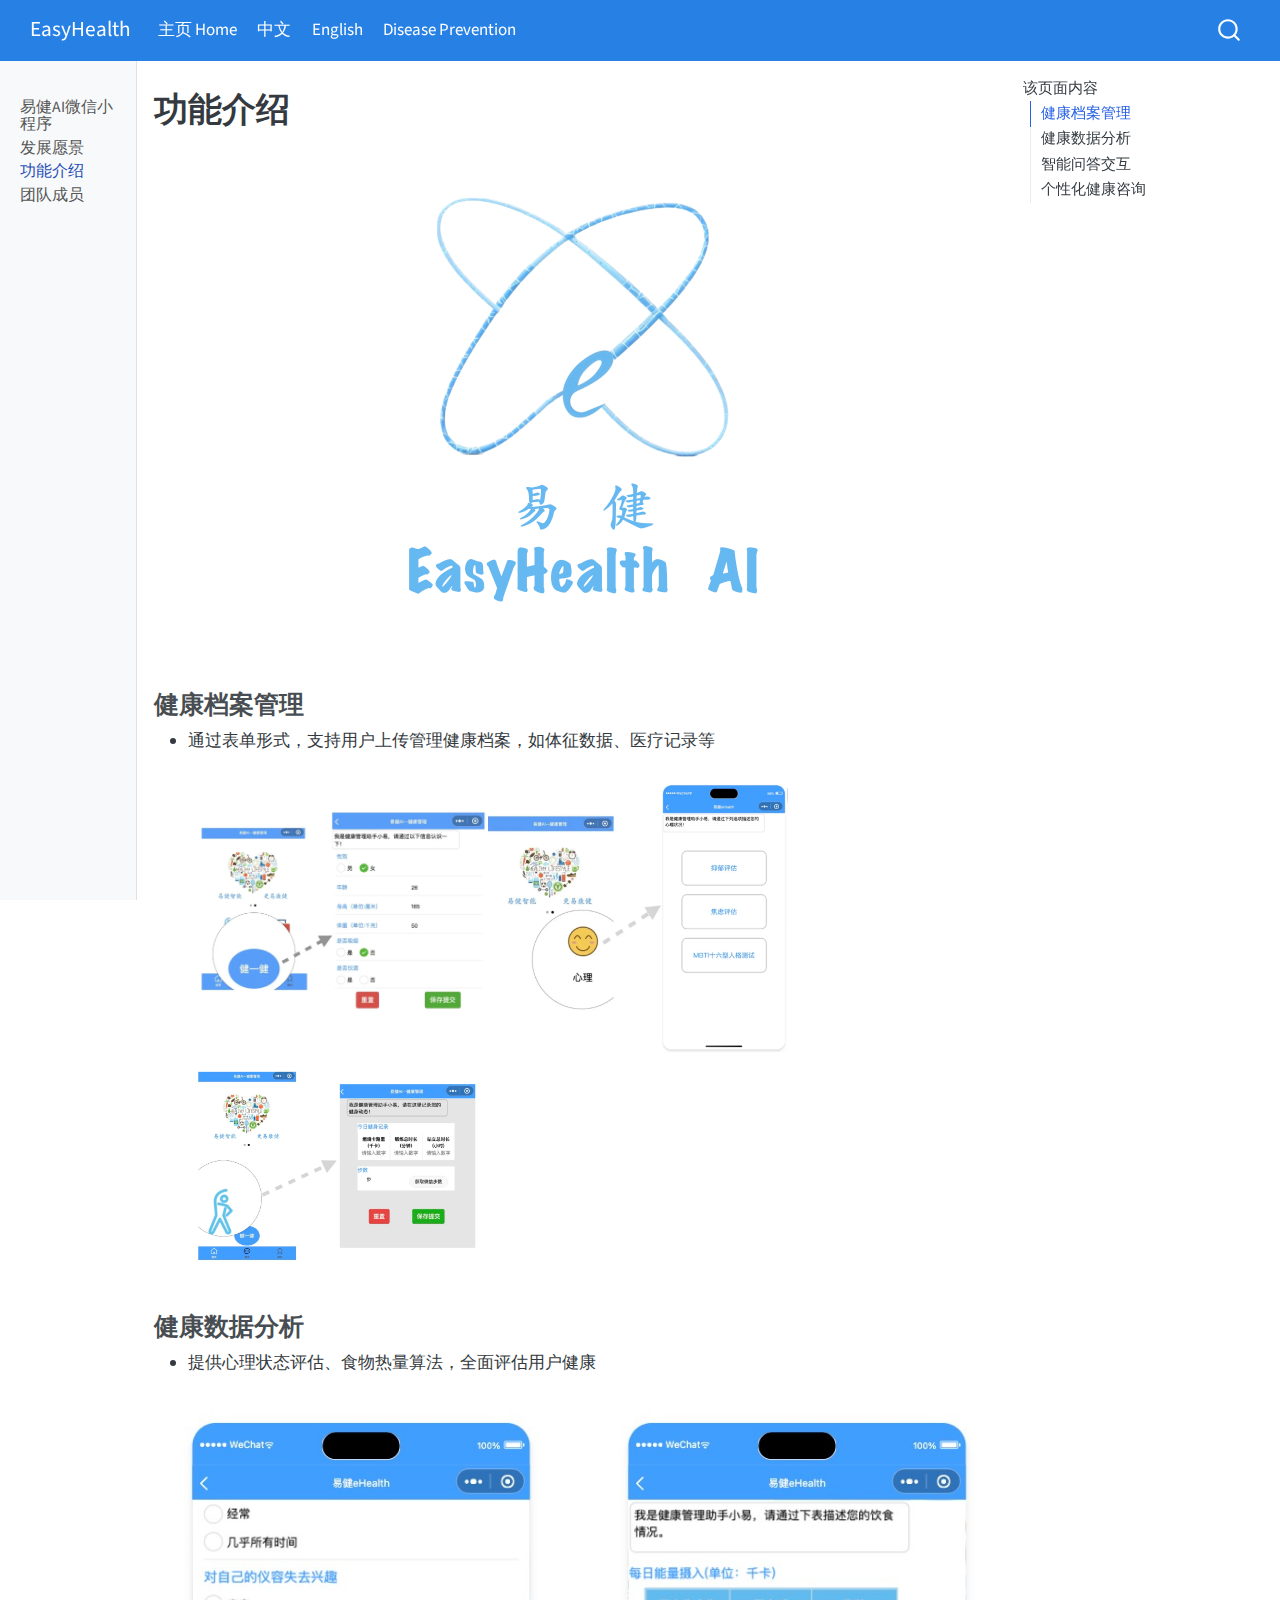
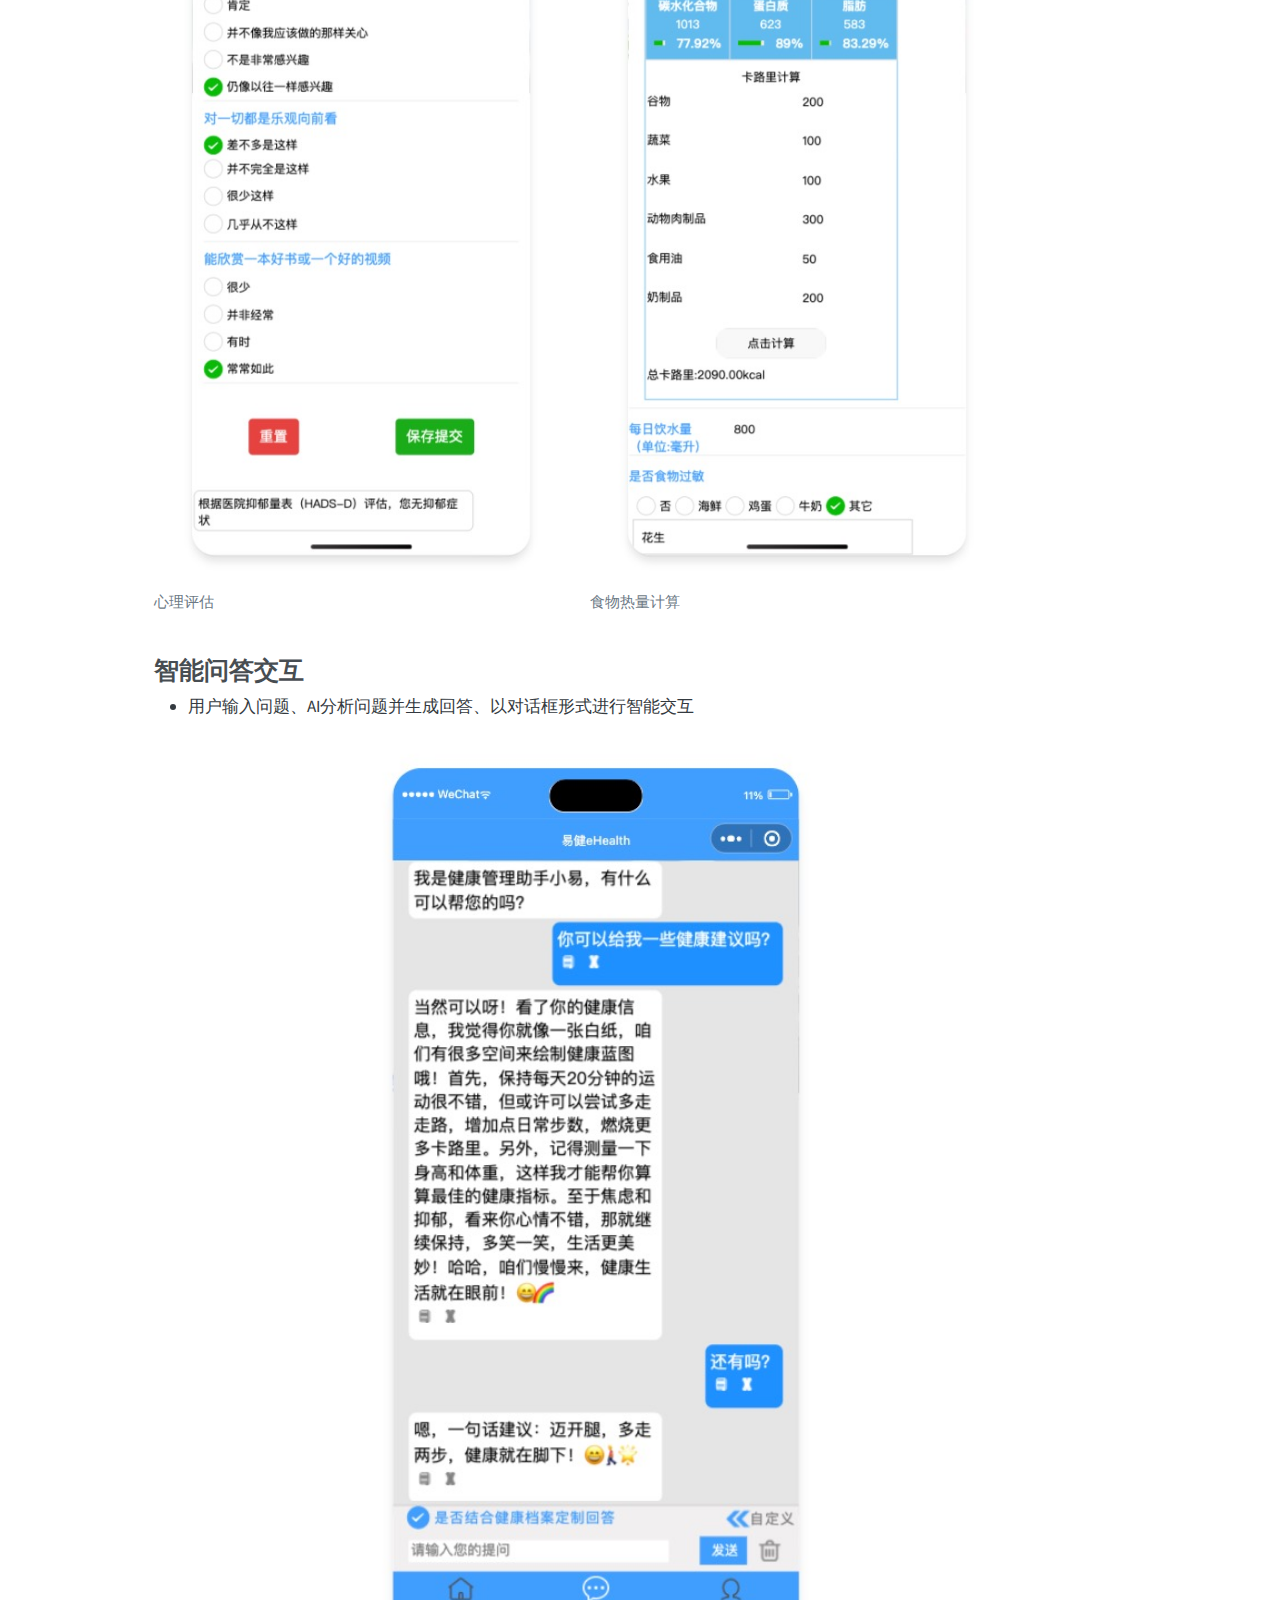
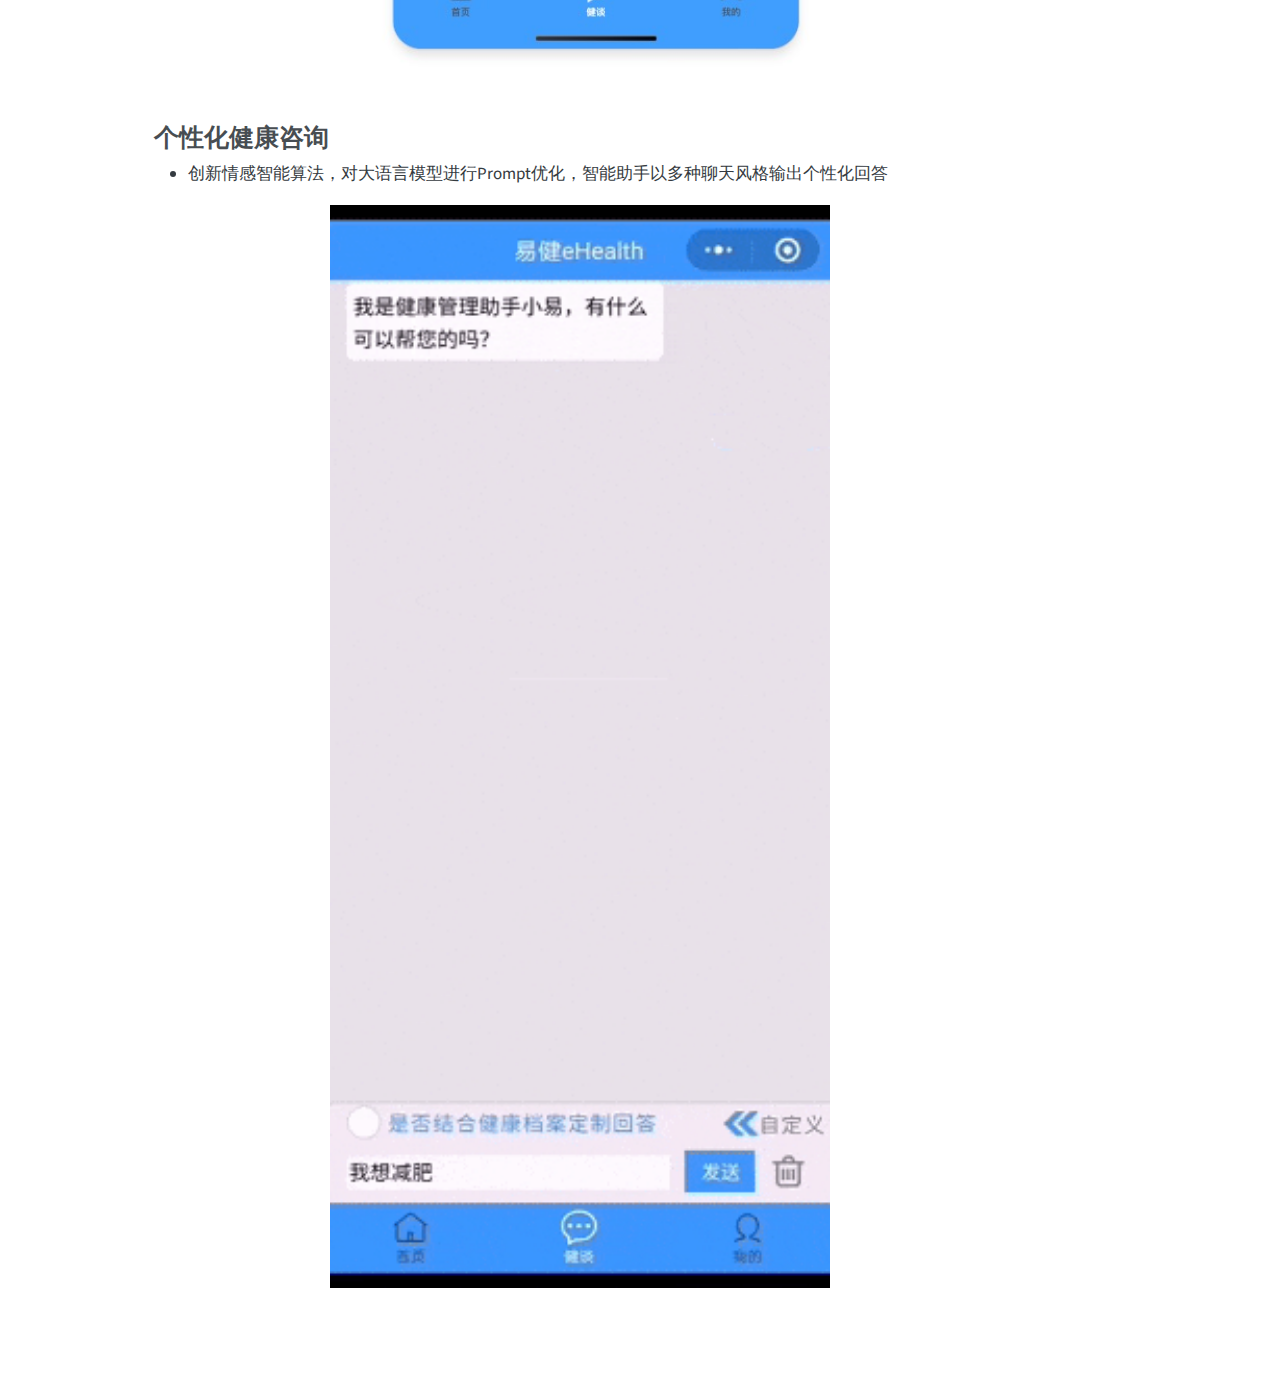
<file: docs/functionality-zh.html>
<!DOCTYPE html>
<html xmlns="http://www.w3.org/1999/xhtml" lang="zh-Hans" xml:lang="zh-Hans"><head>

<meta charset="utf-8">
<meta name="generator" content="quarto-1.5.57">

<meta name="viewport" content="width=device-width, initial-scale=1.0, user-scalable=yes">


<title>功能介绍 – EasyHealth</title>
<style>
code{white-space: pre-wrap;}
span.smallcaps{font-variant: small-caps;}
div.columns{display: flex; gap: min(4vw, 1.5em);}
div.column{flex: auto; overflow-x: auto;}
div.hanging-indent{margin-left: 1.5em; text-indent: -1.5em;}
ul.task-list{list-style: none;}
ul.task-list li input[type="checkbox"] {
  width: 0.8em;
  margin: 0 0.8em 0.2em -1em; /* quarto-specific, see https://github.com/quarto-dev/quarto-cli/issues/4556 */ 
  vertical-align: middle;
}
</style>


<script src="site_libs/quarto-nav/quarto-nav.js"></script>
<script src="site_libs/quarto-nav/headroom.min.js"></script>
<script src="site_libs/clipboard/clipboard.min.js"></script>
<script src="site_libs/quarto-search/autocomplete.umd.js"></script>
<script src="site_libs/quarto-search/fuse.min.js"></script>
<script src="site_libs/quarto-search/quarto-search.js"></script>
<meta name="quarto:offset" content="./">
<script src="site_libs/quarto-html/quarto.js"></script>
<script src="site_libs/quarto-html/popper.min.js"></script>
<script src="site_libs/quarto-html/tippy.umd.min.js"></script>
<script src="site_libs/quarto-html/anchor.min.js"></script>
<link href="site_libs/quarto-html/tippy.css" rel="stylesheet">
<link href="site_libs/quarto-html/quarto-syntax-highlighting.css" rel="stylesheet" id="quarto-text-highlighting-styles">
<script src="site_libs/bootstrap/bootstrap.min.js"></script>
<link href="site_libs/bootstrap/bootstrap-icons.css" rel="stylesheet">
<link href="site_libs/bootstrap/bootstrap.min.css" rel="stylesheet" id="quarto-bootstrap" data-mode="light">
<script id="quarto-search-options" type="application/json">{
  "location": "navbar",
  "copy-button": false,
  "collapse-after": 3,
  "panel-placement": "end",
  "type": "overlay",
  "limit": 50,
  "keyboard-shortcut": [
    "f",
    "/",
    "s"
  ],
  "show-item-context": false,
  "language": {
    "search-no-results-text": "没有结果",
    "search-matching-documents-text": "匹配的文档",
    "search-copy-link-title": "复制搜索链接",
    "search-hide-matches-text": "隐藏其它匹配结果",
    "search-more-match-text": "更多匹配结果",
    "search-more-matches-text": "更多匹配结果",
    "search-clear-button-title": "清除",
    "search-text-placeholder": "",
    "search-detached-cancel-button-title": "取消",
    "search-submit-button-title": "提交",
    "search-label": "搜索"
  }
}</script>


<link rel="stylesheet" href="styles.css">
</head>

<body class="nav-sidebar docked nav-fixed">

<div id="quarto-search-results"></div>
  <header id="quarto-header" class="headroom fixed-top">
    <nav class="navbar navbar-expand-lg " data-bs-theme="dark">
      <div class="navbar-container container-fluid">
      <div class="navbar-brand-container mx-auto">
    <a class="navbar-brand" href="./index.html">
    <span class="navbar-title">EasyHealth</span>
    </a>
  </div>
            <div id="quarto-search" class="" title="搜索"></div>
          <button class="navbar-toggler" type="button" data-bs-toggle="collapse" data-bs-target="#navbarCollapse" aria-controls="navbarCollapse" role="menu" aria-expanded="false" aria-label="展开或折叠导航栏" onclick="if (window.quartoToggleHeadroom) { window.quartoToggleHeadroom(); }">
  <span class="navbar-toggler-icon"></span>
</button>
          <div class="collapse navbar-collapse" id="navbarCollapse">
            <ul class="navbar-nav navbar-nav-scroll me-auto">
  <li class="nav-item">
    <a class="nav-link" href="./index.html"> 
<span class="menu-text">主页 Home</span></a>
  </li>  
  <li class="nav-item">
    <a class="nav-link active" href="./chinese.html" aria-current="page"> 
<span class="menu-text">中文</span></a>
  </li>  
  <li class="nav-item">
    <a class="nav-link" href="./english.html"> 
<span class="menu-text">English</span></a>
  </li>  
  <li class="nav-item">
    <a class="nav-link" href="./prevention.html"> 
<span class="menu-text">Disease Prevention</span></a>
  </li>  
</ul>
          </div> <!-- /navcollapse -->
            <div class="quarto-navbar-tools">
</div>
      </div> <!-- /container-fluid -->
    </nav>
  <nav class="quarto-secondary-nav">
    <div class="container-fluid d-flex">
      <button type="button" class="quarto-btn-toggle btn" data-bs-toggle="collapse" role="button" data-bs-target=".quarto-sidebar-collapse-item" aria-controls="quarto-sidebar" aria-expanded="false" aria-label="展开或折叠侧边栏导航" onclick="if (window.quartoToggleHeadroom) { window.quartoToggleHeadroom(); }">
        <i class="bi bi-layout-text-sidebar-reverse"></i>
      </button>
        <nav class="quarto-page-breadcrumbs" aria-label="breadcrumb"><ol class="breadcrumb"><li class="breadcrumb-item"><a href="./functionality-zh.html">功能介绍</a></li></ol></nav>
        <a class="flex-grow-1" role="navigation" data-bs-toggle="collapse" data-bs-target=".quarto-sidebar-collapse-item" aria-controls="quarto-sidebar" aria-expanded="false" aria-label="展开或折叠侧边栏导航" onclick="if (window.quartoToggleHeadroom) { window.quartoToggleHeadroom(); }">      
        </a>
    </div>
  </nav>
</header>
<!-- content -->
<div id="quarto-content" class="quarto-container page-columns page-rows-contents page-layout-article page-navbar">
<!-- sidebar -->
  <nav id="quarto-sidebar" class="sidebar collapse collapse-horizontal quarto-sidebar-collapse-item sidebar-navigation docked overflow-auto">
    <div class="sidebar-menu-container"> 
    <ul class="list-unstyled mt-1">
        <li class="sidebar-item">
  <div class="sidebar-item-container"> 
  <a href="./chinese.html" class="sidebar-item-text sidebar-link">
 <span class="menu-text">易健AI微信小程序</span></a>
  </div>
</li>
        <li class="sidebar-item">
  <div class="sidebar-item-container"> 
  <a href="./introduction-zh.html" class="sidebar-item-text sidebar-link">
 <span class="menu-text">发展愿景</span></a>
  </div>
</li>
        <li class="sidebar-item">
  <div class="sidebar-item-container"> 
  <a href="./functionality-zh.html" class="sidebar-item-text sidebar-link active">
 <span class="menu-text">功能介绍</span></a>
  </div>
</li>
        <li class="sidebar-item">
  <div class="sidebar-item-container"> 
  <a href="./team-zh.html" class="sidebar-item-text sidebar-link">
 <span class="menu-text">团队成员</span></a>
  </div>
</li>
    </ul>
    </div>
</nav>
<div id="quarto-sidebar-glass" class="quarto-sidebar-collapse-item" data-bs-toggle="collapse" data-bs-target=".quarto-sidebar-collapse-item"></div>
<!-- margin-sidebar -->
    <div id="quarto-margin-sidebar" class="sidebar margin-sidebar">
        <nav id="TOC" role="doc-toc" class="toc-active">
    <h2 id="toc-title">该页面内容</h2>
   
  <ul>
  <li><a href="#健康档案管理" id="toc-健康档案管理" class="nav-link active" data-scroll-target="#健康档案管理">健康档案管理</a></li>
  <li><a href="#健康数据分析" id="toc-健康数据分析" class="nav-link" data-scroll-target="#健康数据分析">健康数据分析</a></li>
  <li><a href="#智能问答交互" id="toc-智能问答交互" class="nav-link" data-scroll-target="#智能问答交互">智能问答交互</a></li>
  <li><a href="#个性化健康咨询" id="toc-个性化健康咨询" class="nav-link" data-scroll-target="#个性化健康咨询">个性化健康咨询</a></li>
  </ul>
</nav>
    </div>
<!-- main -->
<main class="content" id="quarto-document-content">

<header id="title-block-header" class="quarto-title-block default">
<div class="quarto-title">
<h1 class="title">功能介绍</h1>
</div>



<div class="quarto-title-meta">

    
  
    
  </div>
  


</header>


<div class="quarto-figure quarto-figure-center">
<figure class="figure">
<p><img src="images/AI.jpg" class="img-fluid quarto-figure quarto-figure-center figure-img" width="500"></p>
</figure>
</div>
<section id="健康档案管理" class="level3">
<h3 class="anchored" data-anchor-id="健康档案管理">健康档案管理</h3>
<ul>
<li><p>通过表单形式，支持用户上传管理健康档案，如体征数据、医疗记录等</p>
<p><img src="images/健一健.png" class="img-fluid" width="300"><img src="images/心.png" class="img-fluid" width="300"><img src="images/运动.png" class="img-fluid" width="300"></p></li>
</ul>
</section>
<section id="健康数据分析" class="level3">
<h3 class="anchored" data-anchor-id="健康数据分析">健康数据分析</h3>
<ul>
<li>提供心理状态评估、食物热量算法，全面评估用户健康</li>
</ul>
<div>

</div>
<div class="quarto-layout-panel" data-layout-ncol="2">
<div class="quarto-layout-row">
<div class="quarto-layout-cell" style="flex-basis: 50.0%;justify-content: flex-start;">
<div class="quarto-figure quarto-figure-center">
<figure class="figure">
<p><img src="images/心理.jpg" class="img-fluid figure-img"></p>
<figcaption>心理评估</figcaption>
</figure>
</div>
</div>
<div class="quarto-layout-cell" style="flex-basis: 50.0%;justify-content: flex-start;">
<div class="quarto-figure quarto-figure-center">
<figure class="figure">
<p><img src="images/食物.jpg" class="img-fluid figure-img"></p>
<figcaption>食物热量计算</figcaption>
</figure>
</div>
</div>
</div>
</div>
</section>
<section id="智能问答交互" class="level3">
<h3 class="anchored" data-anchor-id="智能问答交互">智能问答交互</h3>
<ul>
<li><p>用户输入问题、AI分析问题并生成回答、以对话框形式进行智能交互</p>
<div class="quarto-figure quarto-figure-center">
<figure class="figure">
<p><img src="images/chatCN.jpg" class="img-fluid quarto-figure quarto-figure-center figure-img" width="500"></p>
</figure>
</div></li>
</ul>
</section>
<section id="个性化健康咨询" class="level3">
<h3 class="anchored" data-anchor-id="个性化健康咨询">个性化健康咨询</h3>
<ul>
<li>创新情感智能算法，对大语言模型进行Prompt优化，智能助手以多种聊天风格输出个性化回答</li>
</ul>
<div class="quarto-figure quarto-figure-center">
<figure class="figure">
<p><img src="images/styleCN.gif" class="img-fluid quarto-figure quarto-figure-center figure-img" width="500"></p>
</figure>
</div>


</section>

</main> <!-- /main -->
<script id="quarto-html-after-body" type="application/javascript">
window.document.addEventListener("DOMContentLoaded", function (event) {
  const toggleBodyColorMode = (bsSheetEl) => {
    const mode = bsSheetEl.getAttribute("data-mode");
    const bodyEl = window.document.querySelector("body");
    if (mode === "dark") {
      bodyEl.classList.add("quarto-dark");
      bodyEl.classList.remove("quarto-light");
    } else {
      bodyEl.classList.add("quarto-light");
      bodyEl.classList.remove("quarto-dark");
    }
  }
  const toggleBodyColorPrimary = () => {
    const bsSheetEl = window.document.querySelector("link#quarto-bootstrap");
    if (bsSheetEl) {
      toggleBodyColorMode(bsSheetEl);
    }
  }
  toggleBodyColorPrimary();  
  const icon = "";
  const anchorJS = new window.AnchorJS();
  anchorJS.options = {
    placement: 'right',
    icon: icon
  };
  anchorJS.add('.anchored');
  const isCodeAnnotation = (el) => {
    for (const clz of el.classList) {
      if (clz.startsWith('code-annotation-')) {                     
        return true;
      }
    }
    return false;
  }
  const onCopySuccess = function(e) {
    // button target
    const button = e.trigger;
    // don't keep focus
    button.blur();
    // flash "checked"
    button.classList.add('code-copy-button-checked');
    var currentTitle = button.getAttribute("title");
    button.setAttribute("title", "已复制");
    let tooltip;
    if (window.bootstrap) {
      button.setAttribute("data-bs-toggle", "tooltip");
      button.setAttribute("data-bs-placement", "left");
      button.setAttribute("data-bs-title", "已复制");
      tooltip = new bootstrap.Tooltip(button, 
        { trigger: "manual", 
          customClass: "code-copy-button-tooltip",
          offset: [0, -8]});
      tooltip.show();    
    }
    setTimeout(function() {
      if (tooltip) {
        tooltip.hide();
        button.removeAttribute("data-bs-title");
        button.removeAttribute("data-bs-toggle");
        button.removeAttribute("data-bs-placement");
      }
      button.setAttribute("title", currentTitle);
      button.classList.remove('code-copy-button-checked');
    }, 1000);
    // clear code selection
    e.clearSelection();
  }
  const getTextToCopy = function(trigger) {
      const codeEl = trigger.previousElementSibling.cloneNode(true);
      for (const childEl of codeEl.children) {
        if (isCodeAnnotation(childEl)) {
          childEl.remove();
        }
      }
      return codeEl.innerText;
  }
  const clipboard = new window.ClipboardJS('.code-copy-button:not([data-in-quarto-modal])', {
    text: getTextToCopy
  });
  clipboard.on('success', onCopySuccess);
  if (window.document.getElementById('quarto-embedded-source-code-modal')) {
    // For code content inside modals, clipBoardJS needs to be initialized with a container option
    // TODO: Check when it could be a function (https://github.com/zenorocha/clipboard.js/issues/860)
    const clipboardModal = new window.ClipboardJS('.code-copy-button[data-in-quarto-modal]', {
      text: getTextToCopy,
      container: window.document.getElementById('quarto-embedded-source-code-modal')
    });
    clipboardModal.on('success', onCopySuccess);
  }
    var localhostRegex = new RegExp(/^(?:http|https):\/\/localhost\:?[0-9]*\//);
    var mailtoRegex = new RegExp(/^mailto:/);
      var filterRegex = new RegExp('/' + window.location.host + '/');
    var isInternal = (href) => {
        return filterRegex.test(href) || localhostRegex.test(href) || mailtoRegex.test(href);
    }
    // Inspect non-navigation links and adorn them if external
 	var links = window.document.querySelectorAll('a[href]:not(.nav-link):not(.navbar-brand):not(.toc-action):not(.sidebar-link):not(.sidebar-item-toggle):not(.pagination-link):not(.no-external):not([aria-hidden]):not(.dropdown-item):not(.quarto-navigation-tool):not(.about-link)');
    for (var i=0; i<links.length; i++) {
      const link = links[i];
      if (!isInternal(link.href)) {
        // undo the damage that might have been done by quarto-nav.js in the case of
        // links that we want to consider external
        if (link.dataset.originalHref !== undefined) {
          link.href = link.dataset.originalHref;
        }
      }
    }
  function tippyHover(el, contentFn, onTriggerFn, onUntriggerFn) {
    const config = {
      allowHTML: true,
      maxWidth: 500,
      delay: 100,
      arrow: false,
      appendTo: function(el) {
          return el.parentElement;
      },
      interactive: true,
      interactiveBorder: 10,
      theme: 'quarto',
      placement: 'bottom-start',
    };
    if (contentFn) {
      config.content = contentFn;
    }
    if (onTriggerFn) {
      config.onTrigger = onTriggerFn;
    }
    if (onUntriggerFn) {
      config.onUntrigger = onUntriggerFn;
    }
    window.tippy(el, config); 
  }
  const noterefs = window.document.querySelectorAll('a[role="doc-noteref"]');
  for (var i=0; i<noterefs.length; i++) {
    const ref = noterefs[i];
    tippyHover(ref, function() {
      // use id or data attribute instead here
      let href = ref.getAttribute('data-footnote-href') || ref.getAttribute('href');
      try { href = new URL(href).hash; } catch {}
      const id = href.replace(/^#\/?/, "");
      const note = window.document.getElementById(id);
      if (note) {
        return note.innerHTML;
      } else {
        return "";
      }
    });
  }
  const xrefs = window.document.querySelectorAll('a.quarto-xref');
  const processXRef = (id, note) => {
    // Strip column container classes
    const stripColumnClz = (el) => {
      el.classList.remove("page-full", "page-columns");
      if (el.children) {
        for (const child of el.children) {
          stripColumnClz(child);
        }
      }
    }
    stripColumnClz(note)
    if (id === null || id.startsWith('sec-')) {
      // Special case sections, only their first couple elements
      const container = document.createElement("div");
      if (note.children && note.children.length > 2) {
        container.appendChild(note.children[0].cloneNode(true));
        for (let i = 1; i < note.children.length; i++) {
          const child = note.children[i];
          if (child.tagName === "P" && child.innerText === "") {
            continue;
          } else {
            container.appendChild(child.cloneNode(true));
            break;
          }
        }
        if (window.Quarto?.typesetMath) {
          window.Quarto.typesetMath(container);
        }
        return container.innerHTML
      } else {
        if (window.Quarto?.typesetMath) {
          window.Quarto.typesetMath(note);
        }
        return note.innerHTML;
      }
    } else {
      // Remove any anchor links if they are present
      const anchorLink = note.querySelector('a.anchorjs-link');
      if (anchorLink) {
        anchorLink.remove();
      }
      if (window.Quarto?.typesetMath) {
        window.Quarto.typesetMath(note);
      }
      // TODO in 1.5, we should make sure this works without a callout special case
      if (note.classList.contains("callout")) {
        return note.outerHTML;
      } else {
        return note.innerHTML;
      }
    }
  }
  for (var i=0; i<xrefs.length; i++) {
    const xref = xrefs[i];
    tippyHover(xref, undefined, function(instance) {
      instance.disable();
      let url = xref.getAttribute('href');
      let hash = undefined; 
      if (url.startsWith('#')) {
        hash = url;
      } else {
        try { hash = new URL(url).hash; } catch {}
      }
      if (hash) {
        const id = hash.replace(/^#\/?/, "");
        const note = window.document.getElementById(id);
        if (note !== null) {
          try {
            const html = processXRef(id, note.cloneNode(true));
            instance.setContent(html);
          } finally {
            instance.enable();
            instance.show();
          }
        } else {
          // See if we can fetch this
          fetch(url.split('#')[0])
          .then(res => res.text())
          .then(html => {
            const parser = new DOMParser();
            const htmlDoc = parser.parseFromString(html, "text/html");
            const note = htmlDoc.getElementById(id);
            if (note !== null) {
              const html = processXRef(id, note);
              instance.setContent(html);
            } 
          }).finally(() => {
            instance.enable();
            instance.show();
          });
        }
      } else {
        // See if we can fetch a full url (with no hash to target)
        // This is a special case and we should probably do some content thinning / targeting
        fetch(url)
        .then(res => res.text())
        .then(html => {
          const parser = new DOMParser();
          const htmlDoc = parser.parseFromString(html, "text/html");
          const note = htmlDoc.querySelector('main.content');
          if (note !== null) {
            // This should only happen for chapter cross references
            // (since there is no id in the URL)
            // remove the first header
            if (note.children.length > 0 && note.children[0].tagName === "HEADER") {
              note.children[0].remove();
            }
            const html = processXRef(null, note);
            instance.setContent(html);
          } 
        }).finally(() => {
          instance.enable();
          instance.show();
        });
      }
    }, function(instance) {
    });
  }
      let selectedAnnoteEl;
      const selectorForAnnotation = ( cell, annotation) => {
        let cellAttr = 'data-code-cell="' + cell + '"';
        let lineAttr = 'data-code-annotation="' +  annotation + '"';
        const selector = 'span[' + cellAttr + '][' + lineAttr + ']';
        return selector;
      }
      const selectCodeLines = (annoteEl) => {
        const doc = window.document;
        const targetCell = annoteEl.getAttribute("data-target-cell");
        const targetAnnotation = annoteEl.getAttribute("data-target-annotation");
        const annoteSpan = window.document.querySelector(selectorForAnnotation(targetCell, targetAnnotation));
        const lines = annoteSpan.getAttribute("data-code-lines").split(",");
        const lineIds = lines.map((line) => {
          return targetCell + "-" + line;
        })
        let top = null;
        let height = null;
        let parent = null;
        if (lineIds.length > 0) {
            //compute the position of the single el (top and bottom and make a div)
            const el = window.document.getElementById(lineIds[0]);
            top = el.offsetTop;
            height = el.offsetHeight;
            parent = el.parentElement.parentElement;
          if (lineIds.length > 1) {
            const lastEl = window.document.getElementById(lineIds[lineIds.length - 1]);
            const bottom = lastEl.offsetTop + lastEl.offsetHeight;
            height = bottom - top;
          }
          if (top !== null && height !== null && parent !== null) {
            // cook up a div (if necessary) and position it 
            let div = window.document.getElementById("code-annotation-line-highlight");
            if (div === null) {
              div = window.document.createElement("div");
              div.setAttribute("id", "code-annotation-line-highlight");
              div.style.position = 'absolute';
              parent.appendChild(div);
            }
            div.style.top = top - 2 + "px";
            div.style.height = height + 4 + "px";
            div.style.left = 0;
            let gutterDiv = window.document.getElementById("code-annotation-line-highlight-gutter");
            if (gutterDiv === null) {
              gutterDiv = window.document.createElement("div");
              gutterDiv.setAttribute("id", "code-annotation-line-highlight-gutter");
              gutterDiv.style.position = 'absolute';
              const codeCell = window.document.getElementById(targetCell);
              const gutter = codeCell.querySelector('.code-annotation-gutter');
              gutter.appendChild(gutterDiv);
            }
            gutterDiv.style.top = top - 2 + "px";
            gutterDiv.style.height = height + 4 + "px";
          }
          selectedAnnoteEl = annoteEl;
        }
      };
      const unselectCodeLines = () => {
        const elementsIds = ["code-annotation-line-highlight", "code-annotation-line-highlight-gutter"];
        elementsIds.forEach((elId) => {
          const div = window.document.getElementById(elId);
          if (div) {
            div.remove();
          }
        });
        selectedAnnoteEl = undefined;
      };
        // Handle positioning of the toggle
    window.addEventListener(
      "resize",
      throttle(() => {
        elRect = undefined;
        if (selectedAnnoteEl) {
          selectCodeLines(selectedAnnoteEl);
        }
      }, 10)
    );
    function throttle(fn, ms) {
    let throttle = false;
    let timer;
      return (...args) => {
        if(!throttle) { // first call gets through
            fn.apply(this, args);
            throttle = true;
        } else { // all the others get throttled
            if(timer) clearTimeout(timer); // cancel #2
            timer = setTimeout(() => {
              fn.apply(this, args);
              timer = throttle = false;
            }, ms);
        }
      };
    }
      // Attach click handler to the DT
      const annoteDls = window.document.querySelectorAll('dt[data-target-cell]');
      for (const annoteDlNode of annoteDls) {
        annoteDlNode.addEventListener('click', (event) => {
          const clickedEl = event.target;
          if (clickedEl !== selectedAnnoteEl) {
            unselectCodeLines();
            const activeEl = window.document.querySelector('dt[data-target-cell].code-annotation-active');
            if (activeEl) {
              activeEl.classList.remove('code-annotation-active');
            }
            selectCodeLines(clickedEl);
            clickedEl.classList.add('code-annotation-active');
          } else {
            // Unselect the line
            unselectCodeLines();
            clickedEl.classList.remove('code-annotation-active');
          }
        });
      }
  const findCites = (el) => {
    const parentEl = el.parentElement;
    if (parentEl) {
      const cites = parentEl.dataset.cites;
      if (cites) {
        return {
          el,
          cites: cites.split(' ')
        };
      } else {
        return findCites(el.parentElement)
      }
    } else {
      return undefined;
    }
  };
  var bibliorefs = window.document.querySelectorAll('a[role="doc-biblioref"]');
  for (var i=0; i<bibliorefs.length; i++) {
    const ref = bibliorefs[i];
    const citeInfo = findCites(ref);
    if (citeInfo) {
      tippyHover(citeInfo.el, function() {
        var popup = window.document.createElement('div');
        citeInfo.cites.forEach(function(cite) {
          var citeDiv = window.document.createElement('div');
          citeDiv.classList.add('hanging-indent');
          citeDiv.classList.add('csl-entry');
          var biblioDiv = window.document.getElementById('ref-' + cite);
          if (biblioDiv) {
            citeDiv.innerHTML = biblioDiv.innerHTML;
          }
          popup.appendChild(citeDiv);
        });
        return popup.innerHTML;
      });
    }
  }
});
</script>
</div> <!-- /content -->




</body></html>
</file>
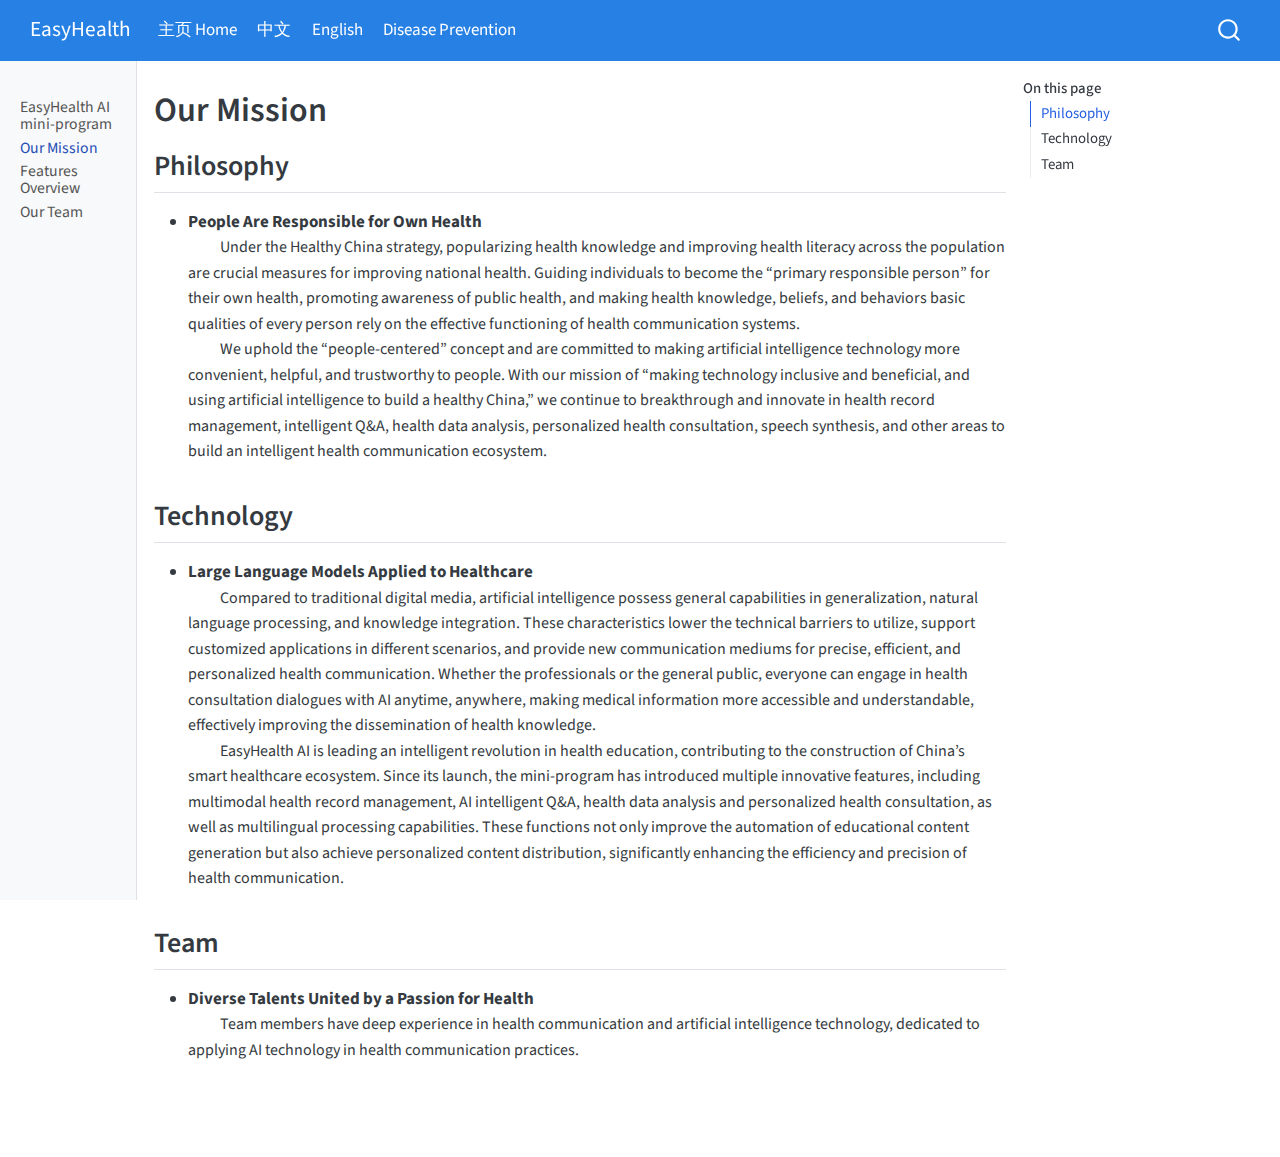
<file: docs/introduction-en.html>
<!DOCTYPE html>
<html xmlns="http://www.w3.org/1999/xhtml" lang="en" xml:lang="en"><head>

<meta charset="utf-8">
<meta name="generator" content="quarto-1.5.57">

<meta name="viewport" content="width=device-width, initial-scale=1.0, user-scalable=yes">


<title>Our Mission – EasyHealth</title>
<style>
code{white-space: pre-wrap;}
span.smallcaps{font-variant: small-caps;}
div.columns{display: flex; gap: min(4vw, 1.5em);}
div.column{flex: auto; overflow-x: auto;}
div.hanging-indent{margin-left: 1.5em; text-indent: -1.5em;}
ul.task-list{list-style: none;}
ul.task-list li input[type="checkbox"] {
  width: 0.8em;
  margin: 0 0.8em 0.2em -1em; /* quarto-specific, see https://github.com/quarto-dev/quarto-cli/issues/4556 */ 
  vertical-align: middle;
}
</style>


<script src="site_libs/quarto-nav/quarto-nav.js"></script>
<script src="site_libs/quarto-nav/headroom.min.js"></script>
<script src="site_libs/clipboard/clipboard.min.js"></script>
<script src="site_libs/quarto-search/autocomplete.umd.js"></script>
<script src="site_libs/quarto-search/fuse.min.js"></script>
<script src="site_libs/quarto-search/quarto-search.js"></script>
<meta name="quarto:offset" content="./">
<script src="site_libs/quarto-html/quarto.js"></script>
<script src="site_libs/quarto-html/popper.min.js"></script>
<script src="site_libs/quarto-html/tippy.umd.min.js"></script>
<script src="site_libs/quarto-html/anchor.min.js"></script>
<link href="site_libs/quarto-html/tippy.css" rel="stylesheet">
<link href="site_libs/quarto-html/quarto-syntax-highlighting.css" rel="stylesheet" id="quarto-text-highlighting-styles">
<script src="site_libs/bootstrap/bootstrap.min.js"></script>
<link href="site_libs/bootstrap/bootstrap-icons.css" rel="stylesheet">
<link href="site_libs/bootstrap/bootstrap.min.css" rel="stylesheet" id="quarto-bootstrap" data-mode="light">
<script id="quarto-search-options" type="application/json">{
  "location": "navbar",
  "copy-button": false,
  "collapse-after": 3,
  "panel-placement": "end",
  "type": "overlay",
  "limit": 50,
  "keyboard-shortcut": [
    "f",
    "/",
    "s"
  ],
  "show-item-context": false,
  "language": {
    "search-no-results-text": "No results",
    "search-matching-documents-text": "matching documents",
    "search-copy-link-title": "Copy link to search",
    "search-hide-matches-text": "Hide additional matches",
    "search-more-match-text": "more match in this document",
    "search-more-matches-text": "more matches in this document",
    "search-clear-button-title": "Clear",
    "search-text-placeholder": "",
    "search-detached-cancel-button-title": "Cancel",
    "search-submit-button-title": "Submit",
    "search-label": "Search"
  }
}</script>


<link rel="stylesheet" href="styles.css">
</head>

<body class="nav-sidebar docked nav-fixed">

<div id="quarto-search-results"></div>
  <header id="quarto-header" class="headroom fixed-top">
    <nav class="navbar navbar-expand-lg " data-bs-theme="dark">
      <div class="navbar-container container-fluid">
      <div class="navbar-brand-container mx-auto">
    <a class="navbar-brand" href="./index.html">
    <span class="navbar-title">EasyHealth</span>
    </a>
  </div>
            <div id="quarto-search" class="" title="Search"></div>
          <button class="navbar-toggler" type="button" data-bs-toggle="collapse" data-bs-target="#navbarCollapse" aria-controls="navbarCollapse" role="menu" aria-expanded="false" aria-label="Toggle navigation" onclick="if (window.quartoToggleHeadroom) { window.quartoToggleHeadroom(); }">
  <span class="navbar-toggler-icon"></span>
</button>
          <div class="collapse navbar-collapse" id="navbarCollapse">
            <ul class="navbar-nav navbar-nav-scroll me-auto">
  <li class="nav-item">
    <a class="nav-link" href="./index.html"> 
<span class="menu-text">主页 Home</span></a>
  </li>  
  <li class="nav-item">
    <a class="nav-link" href="./chinese.html"> 
<span class="menu-text">中文</span></a>
  </li>  
  <li class="nav-item">
    <a class="nav-link active" href="./english.html" aria-current="page"> 
<span class="menu-text">English</span></a>
  </li>  
  <li class="nav-item">
    <a class="nav-link" href="./prevention.html"> 
<span class="menu-text">Disease Prevention</span></a>
  </li>  
</ul>
          </div> <!-- /navcollapse -->
            <div class="quarto-navbar-tools">
</div>
      </div> <!-- /container-fluid -->
    </nav>
  <nav class="quarto-secondary-nav">
    <div class="container-fluid d-flex">
      <button type="button" class="quarto-btn-toggle btn" data-bs-toggle="collapse" role="button" data-bs-target=".quarto-sidebar-collapse-item" aria-controls="quarto-sidebar" aria-expanded="false" aria-label="Toggle sidebar navigation" onclick="if (window.quartoToggleHeadroom) { window.quartoToggleHeadroom(); }">
        <i class="bi bi-layout-text-sidebar-reverse"></i>
      </button>
        <nav class="quarto-page-breadcrumbs" aria-label="breadcrumb"><ol class="breadcrumb"><li class="breadcrumb-item"><a href="./introduction-en.html">Our Mission</a></li></ol></nav>
        <a class="flex-grow-1" role="navigation" data-bs-toggle="collapse" data-bs-target=".quarto-sidebar-collapse-item" aria-controls="quarto-sidebar" aria-expanded="false" aria-label="Toggle sidebar navigation" onclick="if (window.quartoToggleHeadroom) { window.quartoToggleHeadroom(); }">      
        </a>
    </div>
  </nav>
</header>
<!-- content -->
<div id="quarto-content" class="quarto-container page-columns page-rows-contents page-layout-article page-navbar">
<!-- sidebar -->
  <nav id="quarto-sidebar" class="sidebar collapse collapse-horizontal quarto-sidebar-collapse-item sidebar-navigation docked overflow-auto">
    <div class="sidebar-menu-container"> 
    <ul class="list-unstyled mt-1">
        <li class="sidebar-item">
  <div class="sidebar-item-container"> 
  <a href="./english.html" class="sidebar-item-text sidebar-link">
 <span class="menu-text">EasyHealth AI mini-program</span></a>
  </div>
</li>
        <li class="sidebar-item">
  <div class="sidebar-item-container"> 
  <a href="./introduction-en.html" class="sidebar-item-text sidebar-link active">
 <span class="menu-text">Our Mission</span></a>
  </div>
</li>
        <li class="sidebar-item">
  <div class="sidebar-item-container"> 
  <a href="./functionality-en.html" class="sidebar-item-text sidebar-link">
 <span class="menu-text">Features Overview</span></a>
  </div>
</li>
        <li class="sidebar-item">
  <div class="sidebar-item-container"> 
  <a href="./team-en.html" class="sidebar-item-text sidebar-link">
 <span class="menu-text">Our Team</span></a>
  </div>
</li>
    </ul>
    </div>
</nav>
<div id="quarto-sidebar-glass" class="quarto-sidebar-collapse-item" data-bs-toggle="collapse" data-bs-target=".quarto-sidebar-collapse-item"></div>
<!-- margin-sidebar -->
    <div id="quarto-margin-sidebar" class="sidebar margin-sidebar">
        <nav id="TOC" role="doc-toc" class="toc-active">
    <h2 id="toc-title">On this page</h2>
   
  <ul>
  <li><a href="#philosophy" id="toc-philosophy" class="nav-link active" data-scroll-target="#philosophy">Philosophy</a></li>
  <li><a href="#technology" id="toc-technology" class="nav-link" data-scroll-target="#technology">Technology</a></li>
  <li><a href="#team" id="toc-team" class="nav-link" data-scroll-target="#team">Team</a></li>
  </ul>
</nav>
    </div>
<!-- main -->
<main class="content" id="quarto-document-content">

<header id="title-block-header" class="quarto-title-block default">
<div class="quarto-title">
<h1 class="title">Our Mission</h1>
</div>



<div class="quarto-title-meta">

    
  
    
  </div>
  


</header>


<section id="philosophy" class="level2">
<h2 class="anchored" data-anchor-id="philosophy">Philosophy</h2>
<ul>
<li><strong>People Are Responsible for Own Health</strong><br> <font size="3">  Under the Healthy China strategy, popularizing health knowledge and improving health literacy across the population are crucial measures for improving national health. Guiding individuals to become the “primary responsible person” for their own health, promoting awareness of public health, and making health knowledge, beliefs, and behaviors basic qualities of every person rely on the effective functioning of health communication systems.<br>  We uphold the “people-centered” concept and are committed to making artificial intelligence technology more convenient, helpful, and trustworthy to people. With our mission of “making technology inclusive and beneficial, and using artificial intelligence to build a healthy China,” we continue to breakthrough and innovate in health record management, intelligent Q&amp;A, health data analysis, personalized health consultation, speech synthesis, and other areas to build an intelligent health communication ecosystem.</font></li>
</ul>
</section>
<section id="technology" class="level2">
<h2 class="anchored" data-anchor-id="technology">Technology</h2>
<ul>
<li><strong>Large Language Models Applied to Healthcare</strong><br> <font size="3">  Compared to traditional digital media, artificial intelligence possess general capabilities in generalization, natural language processing, and knowledge integration. These characteristics lower the technical barriers to utilize, support customized applications in different scenarios, and provide new communication mediums for precise, efficient, and personalized health communication. Whether the professionals or the general public, everyone can engage in health consultation dialogues with AI anytime, anywhere, making medical information more accessible and understandable, effectively improving the dissemination of health knowledge.<br>  EasyHealth AI is leading an intelligent revolution in health education, contributing to the construction of China’s smart healthcare ecosystem. Since its launch, the mini-program has introduced multiple innovative features, including multimodal health record management, AI intelligent Q&amp;A, health data analysis and personalized health consultation, as well as multilingual processing capabilities. These functions not only improve the automation of educational content generation but also achieve personalized content distribution, significantly enhancing the efficiency and precision of health communication.</font></li>
</ul>
</section>
<section id="team" class="level2">
<h2 class="anchored" data-anchor-id="team">Team</h2>
<ul>
<li><strong>Diverse Talents United by a Passion for Health</strong><br> <font size="3">  Team members have deep experience in health communication and artificial intelligence technology, dedicated to applying AI technology in health communication practices.</font></li>
</ul>


</section>

</main> <!-- /main -->
<script id="quarto-html-after-body" type="application/javascript">
window.document.addEventListener("DOMContentLoaded", function (event) {
  const toggleBodyColorMode = (bsSheetEl) => {
    const mode = bsSheetEl.getAttribute("data-mode");
    const bodyEl = window.document.querySelector("body");
    if (mode === "dark") {
      bodyEl.classList.add("quarto-dark");
      bodyEl.classList.remove("quarto-light");
    } else {
      bodyEl.classList.add("quarto-light");
      bodyEl.classList.remove("quarto-dark");
    }
  }
  const toggleBodyColorPrimary = () => {
    const bsSheetEl = window.document.querySelector("link#quarto-bootstrap");
    if (bsSheetEl) {
      toggleBodyColorMode(bsSheetEl);
    }
  }
  toggleBodyColorPrimary();  
  const icon = "";
  const anchorJS = new window.AnchorJS();
  anchorJS.options = {
    placement: 'right',
    icon: icon
  };
  anchorJS.add('.anchored');
  const isCodeAnnotation = (el) => {
    for (const clz of el.classList) {
      if (clz.startsWith('code-annotation-')) {                     
        return true;
      }
    }
    return false;
  }
  const onCopySuccess = function(e) {
    // button target
    const button = e.trigger;
    // don't keep focus
    button.blur();
    // flash "checked"
    button.classList.add('code-copy-button-checked');
    var currentTitle = button.getAttribute("title");
    button.setAttribute("title", "Copied!");
    let tooltip;
    if (window.bootstrap) {
      button.setAttribute("data-bs-toggle", "tooltip");
      button.setAttribute("data-bs-placement", "left");
      button.setAttribute("data-bs-title", "Copied!");
      tooltip = new bootstrap.Tooltip(button, 
        { trigger: "manual", 
          customClass: "code-copy-button-tooltip",
          offset: [0, -8]});
      tooltip.show();    
    }
    setTimeout(function() {
      if (tooltip) {
        tooltip.hide();
        button.removeAttribute("data-bs-title");
        button.removeAttribute("data-bs-toggle");
        button.removeAttribute("data-bs-placement");
      }
      button.setAttribute("title", currentTitle);
      button.classList.remove('code-copy-button-checked');
    }, 1000);
    // clear code selection
    e.clearSelection();
  }
  const getTextToCopy = function(trigger) {
      const codeEl = trigger.previousElementSibling.cloneNode(true);
      for (const childEl of codeEl.children) {
        if (isCodeAnnotation(childEl)) {
          childEl.remove();
        }
      }
      return codeEl.innerText;
  }
  const clipboard = new window.ClipboardJS('.code-copy-button:not([data-in-quarto-modal])', {
    text: getTextToCopy
  });
  clipboard.on('success', onCopySuccess);
  if (window.document.getElementById('quarto-embedded-source-code-modal')) {
    // For code content inside modals, clipBoardJS needs to be initialized with a container option
    // TODO: Check when it could be a function (https://github.com/zenorocha/clipboard.js/issues/860)
    const clipboardModal = new window.ClipboardJS('.code-copy-button[data-in-quarto-modal]', {
      text: getTextToCopy,
      container: window.document.getElementById('quarto-embedded-source-code-modal')
    });
    clipboardModal.on('success', onCopySuccess);
  }
    var localhostRegex = new RegExp(/^(?:http|https):\/\/localhost\:?[0-9]*\//);
    var mailtoRegex = new RegExp(/^mailto:/);
      var filterRegex = new RegExp('/' + window.location.host + '/');
    var isInternal = (href) => {
        return filterRegex.test(href) || localhostRegex.test(href) || mailtoRegex.test(href);
    }
    // Inspect non-navigation links and adorn them if external
 	var links = window.document.querySelectorAll('a[href]:not(.nav-link):not(.navbar-brand):not(.toc-action):not(.sidebar-link):not(.sidebar-item-toggle):not(.pagination-link):not(.no-external):not([aria-hidden]):not(.dropdown-item):not(.quarto-navigation-tool):not(.about-link)');
    for (var i=0; i<links.length; i++) {
      const link = links[i];
      if (!isInternal(link.href)) {
        // undo the damage that might have been done by quarto-nav.js in the case of
        // links that we want to consider external
        if (link.dataset.originalHref !== undefined) {
          link.href = link.dataset.originalHref;
        }
      }
    }
  function tippyHover(el, contentFn, onTriggerFn, onUntriggerFn) {
    const config = {
      allowHTML: true,
      maxWidth: 500,
      delay: 100,
      arrow: false,
      appendTo: function(el) {
          return el.parentElement;
      },
      interactive: true,
      interactiveBorder: 10,
      theme: 'quarto',
      placement: 'bottom-start',
    };
    if (contentFn) {
      config.content = contentFn;
    }
    if (onTriggerFn) {
      config.onTrigger = onTriggerFn;
    }
    if (onUntriggerFn) {
      config.onUntrigger = onUntriggerFn;
    }
    window.tippy(el, config); 
  }
  const noterefs = window.document.querySelectorAll('a[role="doc-noteref"]');
  for (var i=0; i<noterefs.length; i++) {
    const ref = noterefs[i];
    tippyHover(ref, function() {
      // use id or data attribute instead here
      let href = ref.getAttribute('data-footnote-href') || ref.getAttribute('href');
      try { href = new URL(href).hash; } catch {}
      const id = href.replace(/^#\/?/, "");
      const note = window.document.getElementById(id);
      if (note) {
        return note.innerHTML;
      } else {
        return "";
      }
    });
  }
  const xrefs = window.document.querySelectorAll('a.quarto-xref');
  const processXRef = (id, note) => {
    // Strip column container classes
    const stripColumnClz = (el) => {
      el.classList.remove("page-full", "page-columns");
      if (el.children) {
        for (const child of el.children) {
          stripColumnClz(child);
        }
      }
    }
    stripColumnClz(note)
    if (id === null || id.startsWith('sec-')) {
      // Special case sections, only their first couple elements
      const container = document.createElement("div");
      if (note.children && note.children.length > 2) {
        container.appendChild(note.children[0].cloneNode(true));
        for (let i = 1; i < note.children.length; i++) {
          const child = note.children[i];
          if (child.tagName === "P" && child.innerText === "") {
            continue;
          } else {
            container.appendChild(child.cloneNode(true));
            break;
          }
        }
        if (window.Quarto?.typesetMath) {
          window.Quarto.typesetMath(container);
        }
        return container.innerHTML
      } else {
        if (window.Quarto?.typesetMath) {
          window.Quarto.typesetMath(note);
        }
        return note.innerHTML;
      }
    } else {
      // Remove any anchor links if they are present
      const anchorLink = note.querySelector('a.anchorjs-link');
      if (anchorLink) {
        anchorLink.remove();
      }
      if (window.Quarto?.typesetMath) {
        window.Quarto.typesetMath(note);
      }
      // TODO in 1.5, we should make sure this works without a callout special case
      if (note.classList.contains("callout")) {
        return note.outerHTML;
      } else {
        return note.innerHTML;
      }
    }
  }
  for (var i=0; i<xrefs.length; i++) {
    const xref = xrefs[i];
    tippyHover(xref, undefined, function(instance) {
      instance.disable();
      let url = xref.getAttribute('href');
      let hash = undefined; 
      if (url.startsWith('#')) {
        hash = url;
      } else {
        try { hash = new URL(url).hash; } catch {}
      }
      if (hash) {
        const id = hash.replace(/^#\/?/, "");
        const note = window.document.getElementById(id);
        if (note !== null) {
          try {
            const html = processXRef(id, note.cloneNode(true));
            instance.setContent(html);
          } finally {
            instance.enable();
            instance.show();
          }
        } else {
          // See if we can fetch this
          fetch(url.split('#')[0])
          .then(res => res.text())
          .then(html => {
            const parser = new DOMParser();
            const htmlDoc = parser.parseFromString(html, "text/html");
            const note = htmlDoc.getElementById(id);
            if (note !== null) {
              const html = processXRef(id, note);
              instance.setContent(html);
            } 
          }).finally(() => {
            instance.enable();
            instance.show();
          });
        }
      } else {
        // See if we can fetch a full url (with no hash to target)
        // This is a special case and we should probably do some content thinning / targeting
        fetch(url)
        .then(res => res.text())
        .then(html => {
          const parser = new DOMParser();
          const htmlDoc = parser.parseFromString(html, "text/html");
          const note = htmlDoc.querySelector('main.content');
          if (note !== null) {
            // This should only happen for chapter cross references
            // (since there is no id in the URL)
            // remove the first header
            if (note.children.length > 0 && note.children[0].tagName === "HEADER") {
              note.children[0].remove();
            }
            const html = processXRef(null, note);
            instance.setContent(html);
          } 
        }).finally(() => {
          instance.enable();
          instance.show();
        });
      }
    }, function(instance) {
    });
  }
      let selectedAnnoteEl;
      const selectorForAnnotation = ( cell, annotation) => {
        let cellAttr = 'data-code-cell="' + cell + '"';
        let lineAttr = 'data-code-annotation="' +  annotation + '"';
        const selector = 'span[' + cellAttr + '][' + lineAttr + ']';
        return selector;
      }
      const selectCodeLines = (annoteEl) => {
        const doc = window.document;
        const targetCell = annoteEl.getAttribute("data-target-cell");
        const targetAnnotation = annoteEl.getAttribute("data-target-annotation");
        const annoteSpan = window.document.querySelector(selectorForAnnotation(targetCell, targetAnnotation));
        const lines = annoteSpan.getAttribute("data-code-lines").split(",");
        const lineIds = lines.map((line) => {
          return targetCell + "-" + line;
        })
        let top = null;
        let height = null;
        let parent = null;
        if (lineIds.length > 0) {
            //compute the position of the single el (top and bottom and make a div)
            const el = window.document.getElementById(lineIds[0]);
            top = el.offsetTop;
            height = el.offsetHeight;
            parent = el.parentElement.parentElement;
          if (lineIds.length > 1) {
            const lastEl = window.document.getElementById(lineIds[lineIds.length - 1]);
            const bottom = lastEl.offsetTop + lastEl.offsetHeight;
            height = bottom - top;
          }
          if (top !== null && height !== null && parent !== null) {
            // cook up a div (if necessary) and position it 
            let div = window.document.getElementById("code-annotation-line-highlight");
            if (div === null) {
              div = window.document.createElement("div");
              div.setAttribute("id", "code-annotation-line-highlight");
              div.style.position = 'absolute';
              parent.appendChild(div);
            }
            div.style.top = top - 2 + "px";
            div.style.height = height + 4 + "px";
            div.style.left = 0;
            let gutterDiv = window.document.getElementById("code-annotation-line-highlight-gutter");
            if (gutterDiv === null) {
              gutterDiv = window.document.createElement("div");
              gutterDiv.setAttribute("id", "code-annotation-line-highlight-gutter");
              gutterDiv.style.position = 'absolute';
              const codeCell = window.document.getElementById(targetCell);
              const gutter = codeCell.querySelector('.code-annotation-gutter');
              gutter.appendChild(gutterDiv);
            }
            gutterDiv.style.top = top - 2 + "px";
            gutterDiv.style.height = height + 4 + "px";
          }
          selectedAnnoteEl = annoteEl;
        }
      };
      const unselectCodeLines = () => {
        const elementsIds = ["code-annotation-line-highlight", "code-annotation-line-highlight-gutter"];
        elementsIds.forEach((elId) => {
          const div = window.document.getElementById(elId);
          if (div) {
            div.remove();
          }
        });
        selectedAnnoteEl = undefined;
      };
        // Handle positioning of the toggle
    window.addEventListener(
      "resize",
      throttle(() => {
        elRect = undefined;
        if (selectedAnnoteEl) {
          selectCodeLines(selectedAnnoteEl);
        }
      }, 10)
    );
    function throttle(fn, ms) {
    let throttle = false;
    let timer;
      return (...args) => {
        if(!throttle) { // first call gets through
            fn.apply(this, args);
            throttle = true;
        } else { // all the others get throttled
            if(timer) clearTimeout(timer); // cancel #2
            timer = setTimeout(() => {
              fn.apply(this, args);
              timer = throttle = false;
            }, ms);
        }
      };
    }
      // Attach click handler to the DT
      const annoteDls = window.document.querySelectorAll('dt[data-target-cell]');
      for (const annoteDlNode of annoteDls) {
        annoteDlNode.addEventListener('click', (event) => {
          const clickedEl = event.target;
          if (clickedEl !== selectedAnnoteEl) {
            unselectCodeLines();
            const activeEl = window.document.querySelector('dt[data-target-cell].code-annotation-active');
            if (activeEl) {
              activeEl.classList.remove('code-annotation-active');
            }
            selectCodeLines(clickedEl);
            clickedEl.classList.add('code-annotation-active');
          } else {
            // Unselect the line
            unselectCodeLines();
            clickedEl.classList.remove('code-annotation-active');
          }
        });
      }
  const findCites = (el) => {
    const parentEl = el.parentElement;
    if (parentEl) {
      const cites = parentEl.dataset.cites;
      if (cites) {
        return {
          el,
          cites: cites.split(' ')
        };
      } else {
        return findCites(el.parentElement)
      }
    } else {
      return undefined;
    }
  };
  var bibliorefs = window.document.querySelectorAll('a[role="doc-biblioref"]');
  for (var i=0; i<bibliorefs.length; i++) {
    const ref = bibliorefs[i];
    const citeInfo = findCites(ref);
    if (citeInfo) {
      tippyHover(citeInfo.el, function() {
        var popup = window.document.createElement('div');
        citeInfo.cites.forEach(function(cite) {
          var citeDiv = window.document.createElement('div');
          citeDiv.classList.add('hanging-indent');
          citeDiv.classList.add('csl-entry');
          var biblioDiv = window.document.getElementById('ref-' + cite);
          if (biblioDiv) {
            citeDiv.innerHTML = biblioDiv.innerHTML;
          }
          popup.appendChild(citeDiv);
        });
        return popup.innerHTML;
      });
    }
  }
});
</script>
</div> <!-- /content -->




</body></html>
</file>
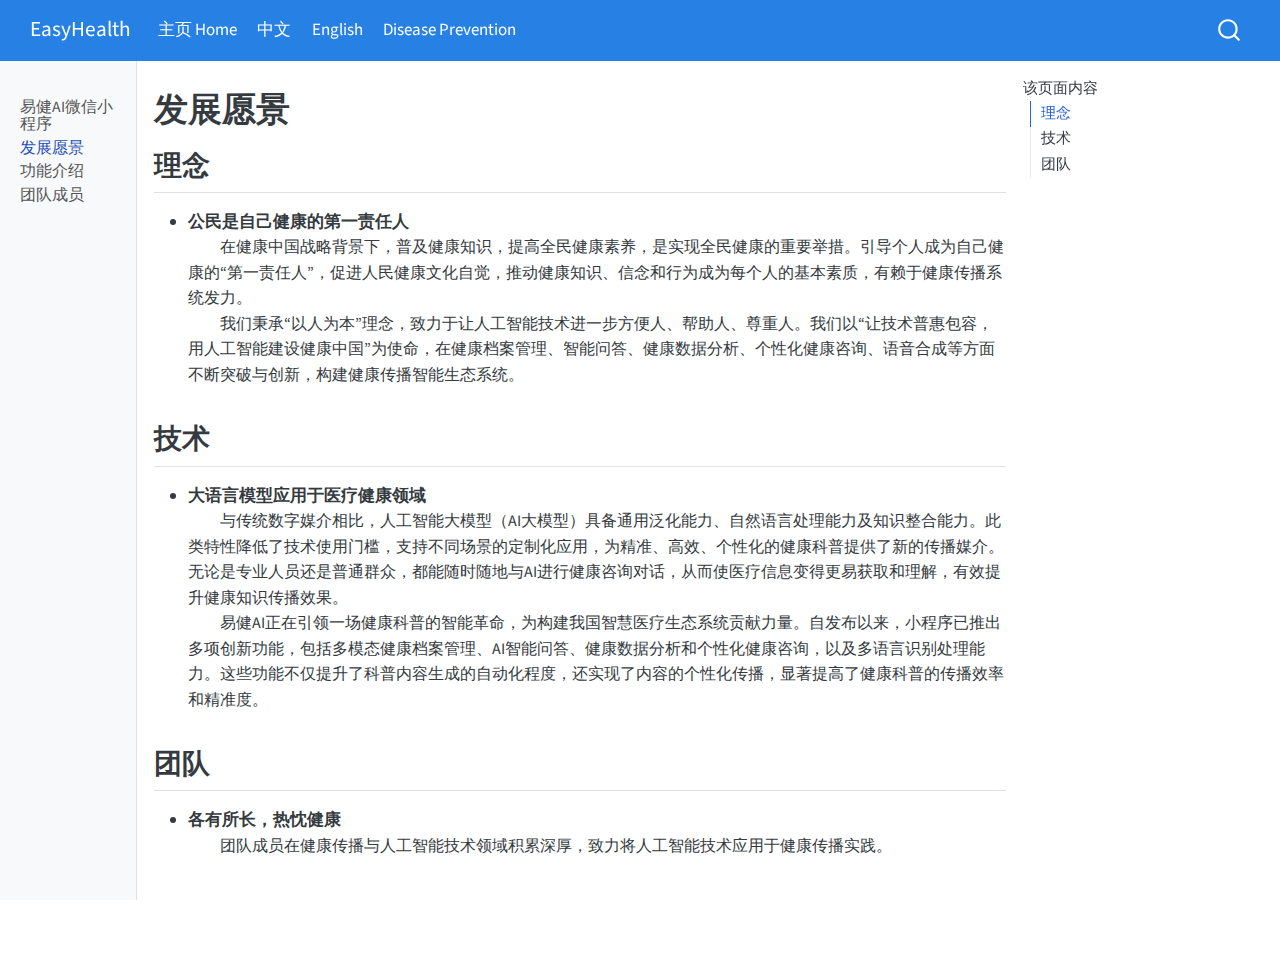
<file: docs/introduction-zh.html>
<!DOCTYPE html>
<html xmlns="http://www.w3.org/1999/xhtml" lang="zh-Hans" xml:lang="zh-Hans"><head>

<meta charset="utf-8">
<meta name="generator" content="quarto-1.5.57">

<meta name="viewport" content="width=device-width, initial-scale=1.0, user-scalable=yes">


<title>发展愿景 – EasyHealth</title>
<style>
code{white-space: pre-wrap;}
span.smallcaps{font-variant: small-caps;}
div.columns{display: flex; gap: min(4vw, 1.5em);}
div.column{flex: auto; overflow-x: auto;}
div.hanging-indent{margin-left: 1.5em; text-indent: -1.5em;}
ul.task-list{list-style: none;}
ul.task-list li input[type="checkbox"] {
  width: 0.8em;
  margin: 0 0.8em 0.2em -1em; /* quarto-specific, see https://github.com/quarto-dev/quarto-cli/issues/4556 */ 
  vertical-align: middle;
}
</style>


<script src="site_libs/quarto-nav/quarto-nav.js"></script>
<script src="site_libs/quarto-nav/headroom.min.js"></script>
<script src="site_libs/clipboard/clipboard.min.js"></script>
<script src="site_libs/quarto-search/autocomplete.umd.js"></script>
<script src="site_libs/quarto-search/fuse.min.js"></script>
<script src="site_libs/quarto-search/quarto-search.js"></script>
<meta name="quarto:offset" content="./">
<script src="site_libs/quarto-html/quarto.js"></script>
<script src="site_libs/quarto-html/popper.min.js"></script>
<script src="site_libs/quarto-html/tippy.umd.min.js"></script>
<script src="site_libs/quarto-html/anchor.min.js"></script>
<link href="site_libs/quarto-html/tippy.css" rel="stylesheet">
<link href="site_libs/quarto-html/quarto-syntax-highlighting.css" rel="stylesheet" id="quarto-text-highlighting-styles">
<script src="site_libs/bootstrap/bootstrap.min.js"></script>
<link href="site_libs/bootstrap/bootstrap-icons.css" rel="stylesheet">
<link href="site_libs/bootstrap/bootstrap.min.css" rel="stylesheet" id="quarto-bootstrap" data-mode="light">
<script id="quarto-search-options" type="application/json">{
  "location": "navbar",
  "copy-button": false,
  "collapse-after": 3,
  "panel-placement": "end",
  "type": "overlay",
  "limit": 50,
  "keyboard-shortcut": [
    "f",
    "/",
    "s"
  ],
  "show-item-context": false,
  "language": {
    "search-no-results-text": "没有结果",
    "search-matching-documents-text": "匹配的文档",
    "search-copy-link-title": "复制搜索链接",
    "search-hide-matches-text": "隐藏其它匹配结果",
    "search-more-match-text": "更多匹配结果",
    "search-more-matches-text": "更多匹配结果",
    "search-clear-button-title": "清除",
    "search-text-placeholder": "",
    "search-detached-cancel-button-title": "取消",
    "search-submit-button-title": "提交",
    "search-label": "搜索"
  }
}</script>


<link rel="stylesheet" href="styles.css">
</head>

<body class="nav-sidebar docked nav-fixed">

<div id="quarto-search-results"></div>
  <header id="quarto-header" class="headroom fixed-top">
    <nav class="navbar navbar-expand-lg " data-bs-theme="dark">
      <div class="navbar-container container-fluid">
      <div class="navbar-brand-container mx-auto">
    <a class="navbar-brand" href="./index.html">
    <span class="navbar-title">EasyHealth</span>
    </a>
  </div>
            <div id="quarto-search" class="" title="搜索"></div>
          <button class="navbar-toggler" type="button" data-bs-toggle="collapse" data-bs-target="#navbarCollapse" aria-controls="navbarCollapse" role="menu" aria-expanded="false" aria-label="展开或折叠导航栏" onclick="if (window.quartoToggleHeadroom) { window.quartoToggleHeadroom(); }">
  <span class="navbar-toggler-icon"></span>
</button>
          <div class="collapse navbar-collapse" id="navbarCollapse">
            <ul class="navbar-nav navbar-nav-scroll me-auto">
  <li class="nav-item">
    <a class="nav-link" href="./index.html"> 
<span class="menu-text">主页 Home</span></a>
  </li>  
  <li class="nav-item">
    <a class="nav-link active" href="./chinese.html" aria-current="page"> 
<span class="menu-text">中文</span></a>
  </li>  
  <li class="nav-item">
    <a class="nav-link" href="./english.html"> 
<span class="menu-text">English</span></a>
  </li>  
  <li class="nav-item">
    <a class="nav-link" href="./prevention.html"> 
<span class="menu-text">Disease Prevention</span></a>
  </li>  
</ul>
          </div> <!-- /navcollapse -->
            <div class="quarto-navbar-tools">
</div>
      </div> <!-- /container-fluid -->
    </nav>
  <nav class="quarto-secondary-nav">
    <div class="container-fluid d-flex">
      <button type="button" class="quarto-btn-toggle btn" data-bs-toggle="collapse" role="button" data-bs-target=".quarto-sidebar-collapse-item" aria-controls="quarto-sidebar" aria-expanded="false" aria-label="展开或折叠侧边栏导航" onclick="if (window.quartoToggleHeadroom) { window.quartoToggleHeadroom(); }">
        <i class="bi bi-layout-text-sidebar-reverse"></i>
      </button>
        <nav class="quarto-page-breadcrumbs" aria-label="breadcrumb"><ol class="breadcrumb"><li class="breadcrumb-item"><a href="./introduction-zh.html">发展愿景</a></li></ol></nav>
        <a class="flex-grow-1" role="navigation" data-bs-toggle="collapse" data-bs-target=".quarto-sidebar-collapse-item" aria-controls="quarto-sidebar" aria-expanded="false" aria-label="展开或折叠侧边栏导航" onclick="if (window.quartoToggleHeadroom) { window.quartoToggleHeadroom(); }">      
        </a>
    </div>
  </nav>
</header>
<!-- content -->
<div id="quarto-content" class="quarto-container page-columns page-rows-contents page-layout-article page-navbar">
<!-- sidebar -->
  <nav id="quarto-sidebar" class="sidebar collapse collapse-horizontal quarto-sidebar-collapse-item sidebar-navigation docked overflow-auto">
    <div class="sidebar-menu-container"> 
    <ul class="list-unstyled mt-1">
        <li class="sidebar-item">
  <div class="sidebar-item-container"> 
  <a href="./chinese.html" class="sidebar-item-text sidebar-link">
 <span class="menu-text">易健AI微信小程序</span></a>
  </div>
</li>
        <li class="sidebar-item">
  <div class="sidebar-item-container"> 
  <a href="./introduction-zh.html" class="sidebar-item-text sidebar-link active">
 <span class="menu-text">发展愿景</span></a>
  </div>
</li>
        <li class="sidebar-item">
  <div class="sidebar-item-container"> 
  <a href="./functionality-zh.html" class="sidebar-item-text sidebar-link">
 <span class="menu-text">功能介绍</span></a>
  </div>
</li>
        <li class="sidebar-item">
  <div class="sidebar-item-container"> 
  <a href="./team-zh.html" class="sidebar-item-text sidebar-link">
 <span class="menu-text">团队成员</span></a>
  </div>
</li>
    </ul>
    </div>
</nav>
<div id="quarto-sidebar-glass" class="quarto-sidebar-collapse-item" data-bs-toggle="collapse" data-bs-target=".quarto-sidebar-collapse-item"></div>
<!-- margin-sidebar -->
    <div id="quarto-margin-sidebar" class="sidebar margin-sidebar">
        <nav id="TOC" role="doc-toc" class="toc-active">
    <h2 id="toc-title">该页面内容</h2>
   
  <ul>
  <li><a href="#理念" id="toc-理念" class="nav-link active" data-scroll-target="#理念">理念</a></li>
  <li><a href="#技术" id="toc-技术" class="nav-link" data-scroll-target="#技术">技术</a></li>
  <li><a href="#团队" id="toc-团队" class="nav-link" data-scroll-target="#团队">团队</a></li>
  </ul>
</nav>
    </div>
<!-- main -->
<main class="content" id="quarto-document-content">

<header id="title-block-header" class="quarto-title-block default">
<div class="quarto-title">
<h1 class="title">发展愿景</h1>
</div>



<div class="quarto-title-meta">

    
  
    
  </div>
  


</header>


<section id="理念" class="level2">
<h2 class="anchored" data-anchor-id="理念">理念</h2>
<ul>
<li><strong>公民是自己健康的第一责任人</strong><br> <font size="3">  在健康中国战略背景下，普及健康知识，提高全民健康素养，是实现全民健康的重要举措。引导个人成为自己健康的“第一责任人”，促进人民健康文化自觉，推动健康知识、信念和行为成为每个人的基本素质，有赖于健康传播系统发力。<br>  我们秉承“以人为本”理念，致力于让人工智能技术进一步方便人、帮助人、尊重人。我们以“让技术普惠包容，用人工智能建设健康中国”为使命，在健康档案管理、智能问答、健康数据分析、个性化健康咨询、语音合成等方面不断突破与创新，构建健康传播智能生态系统。</font></li>
</ul>
</section>
<section id="技术" class="level2">
<h2 class="anchored" data-anchor-id="技术">技术</h2>
<ul>
<li><strong>大语言模型应用于医疗健康领域</strong><br> <font size="3">  与传统数字媒介相比，人工智能大模型（AI大模型）具备通用泛化能力、自然语言处理能力及知识整合能力。此类特性降低了技术使用门槛，支持不同场景的定制化应用，为精准、高效、个性化的健康科普提供了新的传播媒介。无论是专业人员还是普通群众，都能随时随地与AI进行健康咨询对话，从而使医疗信息变得更易获取和理解，有效提升健康知识传播效果。<br>  易健AI正在引领一场健康科普的智能革命，为构建我国智慧医疗生态系统贡献力量。自发布以来，小程序已推出多项创新功能，包括多模态健康档案管理、AI智能问答、健康数据分析和个性化健康咨询，以及多语言识别处理能力。这些功能不仅提升了科普内容生成的自动化程度，还实现了内容的个性化传播，显著提高了健康科普的传播效率和精准度。</font></li>
</ul>
</section>
<section id="团队" class="level2">
<h2 class="anchored" data-anchor-id="团队">团队</h2>
<ul>
<li><strong>各有所长，热忱健康</strong><br> <font size="3">  团队成员在健康传播与人工智能技术领域积累深厚，致力将人工智能技术应用于健康传播实践。<br></font></li><font size="3">
</font></ul><font size="3">


</font></section><font size="3">

</font></main><font size="3"> <!-- /main -->
<script id="quarto-html-after-body" type="application/javascript">
window.document.addEventListener("DOMContentLoaded", function (event) {
  const toggleBodyColorMode = (bsSheetEl) => {
    const mode = bsSheetEl.getAttribute("data-mode");
    const bodyEl = window.document.querySelector("body");
    if (mode === "dark") {
      bodyEl.classList.add("quarto-dark");
      bodyEl.classList.remove("quarto-light");
    } else {
      bodyEl.classList.add("quarto-light");
      bodyEl.classList.remove("quarto-dark");
    }
  }
  const toggleBodyColorPrimary = () => {
    const bsSheetEl = window.document.querySelector("link#quarto-bootstrap");
    if (bsSheetEl) {
      toggleBodyColorMode(bsSheetEl);
    }
  }
  toggleBodyColorPrimary();  
  const icon = "";
  const anchorJS = new window.AnchorJS();
  anchorJS.options = {
    placement: 'right',
    icon: icon
  };
  anchorJS.add('.anchored');
  const isCodeAnnotation = (el) => {
    for (const clz of el.classList) {
      if (clz.startsWith('code-annotation-')) {                     
        return true;
      }
    }
    return false;
  }
  const onCopySuccess = function(e) {
    // button target
    const button = e.trigger;
    // don't keep focus
    button.blur();
    // flash "checked"
    button.classList.add('code-copy-button-checked');
    var currentTitle = button.getAttribute("title");
    button.setAttribute("title", "已复制");
    let tooltip;
    if (window.bootstrap) {
      button.setAttribute("data-bs-toggle", "tooltip");
      button.setAttribute("data-bs-placement", "left");
      button.setAttribute("data-bs-title", "已复制");
      tooltip = new bootstrap.Tooltip(button, 
        { trigger: "manual", 
          customClass: "code-copy-button-tooltip",
          offset: [0, -8]});
      tooltip.show();    
    }
    setTimeout(function() {
      if (tooltip) {
        tooltip.hide();
        button.removeAttribute("data-bs-title");
        button.removeAttribute("data-bs-toggle");
        button.removeAttribute("data-bs-placement");
      }
      button.setAttribute("title", currentTitle);
      button.classList.remove('code-copy-button-checked');
    }, 1000);
    // clear code selection
    e.clearSelection();
  }
  const getTextToCopy = function(trigger) {
      const codeEl = trigger.previousElementSibling.cloneNode(true);
      for (const childEl of codeEl.children) {
        if (isCodeAnnotation(childEl)) {
          childEl.remove();
        }
      }
      return codeEl.innerText;
  }
  const clipboard = new window.ClipboardJS('.code-copy-button:not([data-in-quarto-modal])', {
    text: getTextToCopy
  });
  clipboard.on('success', onCopySuccess);
  if (window.document.getElementById('quarto-embedded-source-code-modal')) {
    // For code content inside modals, clipBoardJS needs to be initialized with a container option
    // TODO: Check when it could be a function (https://github.com/zenorocha/clipboard.js/issues/860)
    const clipboardModal = new window.ClipboardJS('.code-copy-button[data-in-quarto-modal]', {
      text: getTextToCopy,
      container: window.document.getElementById('quarto-embedded-source-code-modal')
    });
    clipboardModal.on('success', onCopySuccess);
  }
    var localhostRegex = new RegExp(/^(?:http|https):\/\/localhost\:?[0-9]*\//);
    var mailtoRegex = new RegExp(/^mailto:/);
      var filterRegex = new RegExp('/' + window.location.host + '/');
    var isInternal = (href) => {
        return filterRegex.test(href) || localhostRegex.test(href) || mailtoRegex.test(href);
    }
    // Inspect non-navigation links and adorn them if external
 	var links = window.document.querySelectorAll('a[href]:not(.nav-link):not(.navbar-brand):not(.toc-action):not(.sidebar-link):not(.sidebar-item-toggle):not(.pagination-link):not(.no-external):not([aria-hidden]):not(.dropdown-item):not(.quarto-navigation-tool):not(.about-link)');
    for (var i=0; i<links.length; i++) {
      const link = links[i];
      if (!isInternal(link.href)) {
        // undo the damage that might have been done by quarto-nav.js in the case of
        // links that we want to consider external
        if (link.dataset.originalHref !== undefined) {
          link.href = link.dataset.originalHref;
        }
      }
    }
  function tippyHover(el, contentFn, onTriggerFn, onUntriggerFn) {
    const config = {
      allowHTML: true,
      maxWidth: 500,
      delay: 100,
      arrow: false,
      appendTo: function(el) {
          return el.parentElement;
      },
      interactive: true,
      interactiveBorder: 10,
      theme: 'quarto',
      placement: 'bottom-start',
    };
    if (contentFn) {
      config.content = contentFn;
    }
    if (onTriggerFn) {
      config.onTrigger = onTriggerFn;
    }
    if (onUntriggerFn) {
      config.onUntrigger = onUntriggerFn;
    }
    window.tippy(el, config); 
  }
  const noterefs = window.document.querySelectorAll('a[role="doc-noteref"]');
  for (var i=0; i<noterefs.length; i++) {
    const ref = noterefs[i];
    tippyHover(ref, function() {
      // use id or data attribute instead here
      let href = ref.getAttribute('data-footnote-href') || ref.getAttribute('href');
      try { href = new URL(href).hash; } catch {}
      const id = href.replace(/^#\/?/, "");
      const note = window.document.getElementById(id);
      if (note) {
        return note.innerHTML;
      } else {
        return "";
      }
    });
  }
  const xrefs = window.document.querySelectorAll('a.quarto-xref');
  const processXRef = (id, note) => {
    // Strip column container classes
    const stripColumnClz = (el) => {
      el.classList.remove("page-full", "page-columns");
      if (el.children) {
        for (const child of el.children) {
          stripColumnClz(child);
        }
      }
    }
    stripColumnClz(note)
    if (id === null || id.startsWith('sec-')) {
      // Special case sections, only their first couple elements
      const container = document.createElement("div");
      if (note.children && note.children.length > 2) {
        container.appendChild(note.children[0].cloneNode(true));
        for (let i = 1; i < note.children.length; i++) {
          const child = note.children[i];
          if (child.tagName === "P" && child.innerText === "") {
            continue;
          } else {
            container.appendChild(child.cloneNode(true));
            break;
          }
        }
        if (window.Quarto?.typesetMath) {
          window.Quarto.typesetMath(container);
        }
        return container.innerHTML
      } else {
        if (window.Quarto?.typesetMath) {
          window.Quarto.typesetMath(note);
        }
        return note.innerHTML;
      }
    } else {
      // Remove any anchor links if they are present
      const anchorLink = note.querySelector('a.anchorjs-link');
      if (anchorLink) {
        anchorLink.remove();
      }
      if (window.Quarto?.typesetMath) {
        window.Quarto.typesetMath(note);
      }
      // TODO in 1.5, we should make sure this works without a callout special case
      if (note.classList.contains("callout")) {
        return note.outerHTML;
      } else {
        return note.innerHTML;
      }
    }
  }
  for (var i=0; i<xrefs.length; i++) {
    const xref = xrefs[i];
    tippyHover(xref, undefined, function(instance) {
      instance.disable();
      let url = xref.getAttribute('href');
      let hash = undefined; 
      if (url.startsWith('#')) {
        hash = url;
      } else {
        try { hash = new URL(url).hash; } catch {}
      }
      if (hash) {
        const id = hash.replace(/^#\/?/, "");
        const note = window.document.getElementById(id);
        if (note !== null) {
          try {
            const html = processXRef(id, note.cloneNode(true));
            instance.setContent(html);
          } finally {
            instance.enable();
            instance.show();
          }
        } else {
          // See if we can fetch this
          fetch(url.split('#')[0])
          .then(res => res.text())
          .then(html => {
            const parser = new DOMParser();
            const htmlDoc = parser.parseFromString(html, "text/html");
            const note = htmlDoc.getElementById(id);
            if (note !== null) {
              const html = processXRef(id, note);
              instance.setContent(html);
            } 
          }).finally(() => {
            instance.enable();
            instance.show();
          });
        }
      } else {
        // See if we can fetch a full url (with no hash to target)
        // This is a special case and we should probably do some content thinning / targeting
        fetch(url)
        .then(res => res.text())
        .then(html => {
          const parser = new DOMParser();
          const htmlDoc = parser.parseFromString(html, "text/html");
          const note = htmlDoc.querySelector('main.content');
          if (note !== null) {
            // This should only happen for chapter cross references
            // (since there is no id in the URL)
            // remove the first header
            if (note.children.length > 0 && note.children[0].tagName === "HEADER") {
              note.children[0].remove();
            }
            const html = processXRef(null, note);
            instance.setContent(html);
          } 
        }).finally(() => {
          instance.enable();
          instance.show();
        });
      }
    }, function(instance) {
    });
  }
      let selectedAnnoteEl;
      const selectorForAnnotation = ( cell, annotation) => {
        let cellAttr = 'data-code-cell="' + cell + '"';
        let lineAttr = 'data-code-annotation="' +  annotation + '"';
        const selector = 'span[' + cellAttr + '][' + lineAttr + ']';
        return selector;
      }
      const selectCodeLines = (annoteEl) => {
        const doc = window.document;
        const targetCell = annoteEl.getAttribute("data-target-cell");
        const targetAnnotation = annoteEl.getAttribute("data-target-annotation");
        const annoteSpan = window.document.querySelector(selectorForAnnotation(targetCell, targetAnnotation));
        const lines = annoteSpan.getAttribute("data-code-lines").split(",");
        const lineIds = lines.map((line) => {
          return targetCell + "-" + line;
        })
        let top = null;
        let height = null;
        let parent = null;
        if (lineIds.length > 0) {
            //compute the position of the single el (top and bottom and make a div)
            const el = window.document.getElementById(lineIds[0]);
            top = el.offsetTop;
            height = el.offsetHeight;
            parent = el.parentElement.parentElement;
          if (lineIds.length > 1) {
            const lastEl = window.document.getElementById(lineIds[lineIds.length - 1]);
            const bottom = lastEl.offsetTop + lastEl.offsetHeight;
            height = bottom - top;
          }
          if (top !== null && height !== null && parent !== null) {
            // cook up a div (if necessary) and position it 
            let div = window.document.getElementById("code-annotation-line-highlight");
            if (div === null) {
              div = window.document.createElement("div");
              div.setAttribute("id", "code-annotation-line-highlight");
              div.style.position = 'absolute';
              parent.appendChild(div);
            }
            div.style.top = top - 2 + "px";
            div.style.height = height + 4 + "px";
            div.style.left = 0;
            let gutterDiv = window.document.getElementById("code-annotation-line-highlight-gutter");
            if (gutterDiv === null) {
              gutterDiv = window.document.createElement("div");
              gutterDiv.setAttribute("id", "code-annotation-line-highlight-gutter");
              gutterDiv.style.position = 'absolute';
              const codeCell = window.document.getElementById(targetCell);
              const gutter = codeCell.querySelector('.code-annotation-gutter');
              gutter.appendChild(gutterDiv);
            }
            gutterDiv.style.top = top - 2 + "px";
            gutterDiv.style.height = height + 4 + "px";
          }
          selectedAnnoteEl = annoteEl;
        }
      };
      const unselectCodeLines = () => {
        const elementsIds = ["code-annotation-line-highlight", "code-annotation-line-highlight-gutter"];
        elementsIds.forEach((elId) => {
          const div = window.document.getElementById(elId);
          if (div) {
            div.remove();
          }
        });
        selectedAnnoteEl = undefined;
      };
        // Handle positioning of the toggle
    window.addEventListener(
      "resize",
      throttle(() => {
        elRect = undefined;
        if (selectedAnnoteEl) {
          selectCodeLines(selectedAnnoteEl);
        }
      }, 10)
    );
    function throttle(fn, ms) {
    let throttle = false;
    let timer;
      return (...args) => {
        if(!throttle) { // first call gets through
            fn.apply(this, args);
            throttle = true;
        } else { // all the others get throttled
            if(timer) clearTimeout(timer); // cancel #2
            timer = setTimeout(() => {
              fn.apply(this, args);
              timer = throttle = false;
            }, ms);
        }
      };
    }
      // Attach click handler to the DT
      const annoteDls = window.document.querySelectorAll('dt[data-target-cell]');
      for (const annoteDlNode of annoteDls) {
        annoteDlNode.addEventListener('click', (event) => {
          const clickedEl = event.target;
          if (clickedEl !== selectedAnnoteEl) {
            unselectCodeLines();
            const activeEl = window.document.querySelector('dt[data-target-cell].code-annotation-active');
            if (activeEl) {
              activeEl.classList.remove('code-annotation-active');
            }
            selectCodeLines(clickedEl);
            clickedEl.classList.add('code-annotation-active');
          } else {
            // Unselect the line
            unselectCodeLines();
            clickedEl.classList.remove('code-annotation-active');
          }
        });
      }
  const findCites = (el) => {
    const parentEl = el.parentElement;
    if (parentEl) {
      const cites = parentEl.dataset.cites;
      if (cites) {
        return {
          el,
          cites: cites.split(' ')
        };
      } else {
        return findCites(el.parentElement)
      }
    } else {
      return undefined;
    }
  };
  var bibliorefs = window.document.querySelectorAll('a[role="doc-biblioref"]');
  for (var i=0; i<bibliorefs.length; i++) {
    const ref = bibliorefs[i];
    const citeInfo = findCites(ref);
    if (citeInfo) {
      tippyHover(citeInfo.el, function() {
        var popup = window.document.createElement('div');
        citeInfo.cites.forEach(function(cite) {
          var citeDiv = window.document.createElement('div');
          citeDiv.classList.add('hanging-indent');
          citeDiv.classList.add('csl-entry');
          var biblioDiv = window.document.getElementById('ref-' + cite);
          if (biblioDiv) {
            citeDiv.innerHTML = biblioDiv.innerHTML;
          }
          popup.appendChild(citeDiv);
        });
        return popup.innerHTML;
      });
    }
  }
});
</script>
</font></div><font size="3"> <!-- /content -->




</font></body></html>
</file>
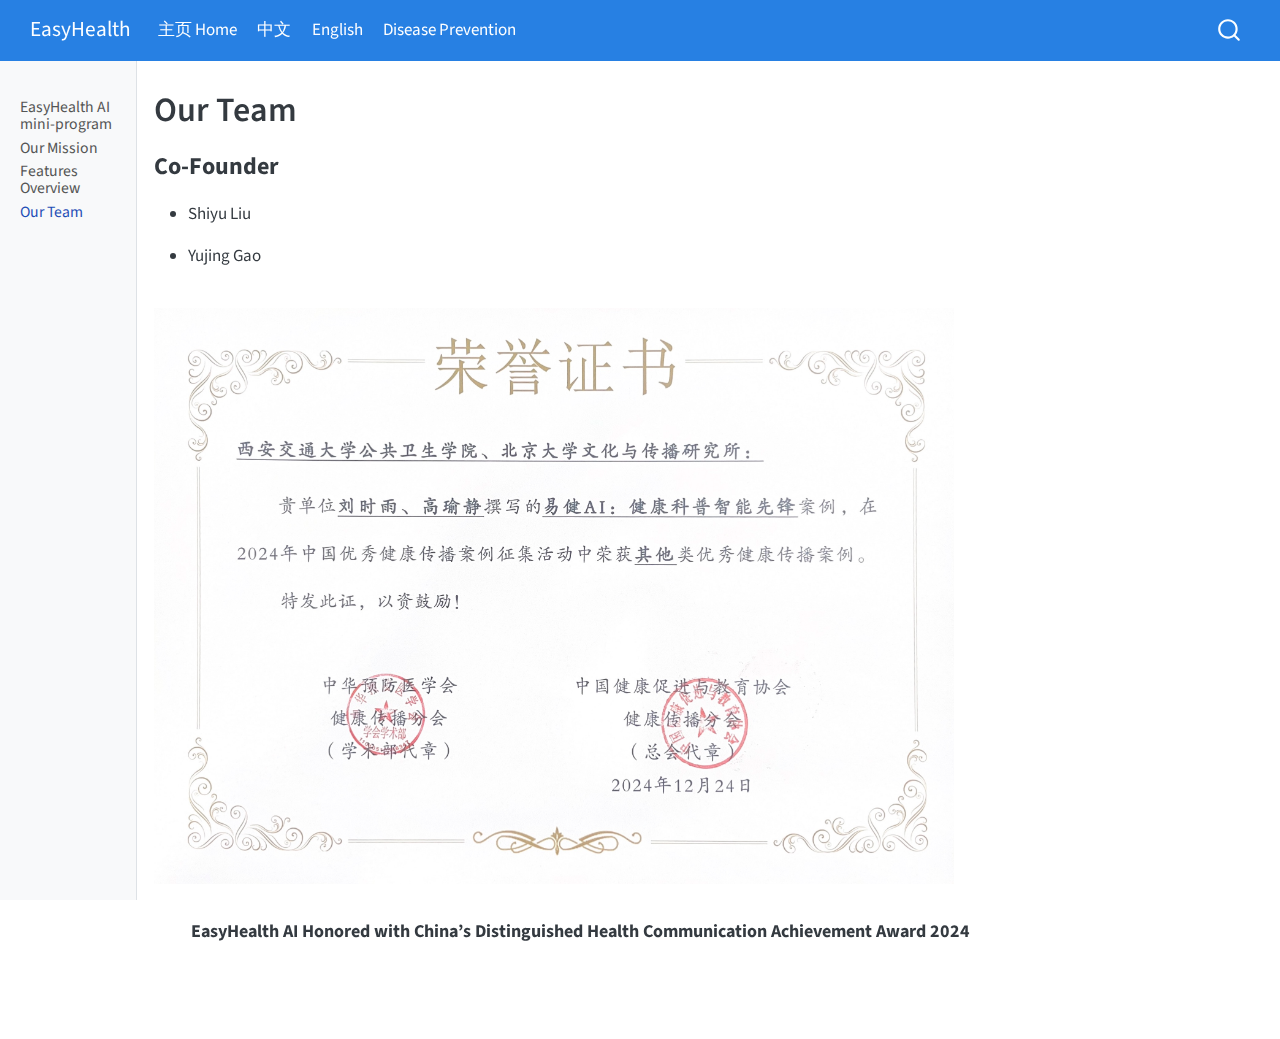
<file: docs/team-en.html>
<!DOCTYPE html>
<html xmlns="http://www.w3.org/1999/xhtml" lang="en" xml:lang="en"><head>

<meta charset="utf-8">
<meta name="generator" content="quarto-1.5.57">

<meta name="viewport" content="width=device-width, initial-scale=1.0, user-scalable=yes">


<title>Our Team – EasyHealth</title>
<style>
code{white-space: pre-wrap;}
span.smallcaps{font-variant: small-caps;}
div.columns{display: flex; gap: min(4vw, 1.5em);}
div.column{flex: auto; overflow-x: auto;}
div.hanging-indent{margin-left: 1.5em; text-indent: -1.5em;}
ul.task-list{list-style: none;}
ul.task-list li input[type="checkbox"] {
  width: 0.8em;
  margin: 0 0.8em 0.2em -1em; /* quarto-specific, see https://github.com/quarto-dev/quarto-cli/issues/4556 */ 
  vertical-align: middle;
}
</style>


<script src="site_libs/quarto-nav/quarto-nav.js"></script>
<script src="site_libs/quarto-nav/headroom.min.js"></script>
<script src="site_libs/clipboard/clipboard.min.js"></script>
<script src="site_libs/quarto-search/autocomplete.umd.js"></script>
<script src="site_libs/quarto-search/fuse.min.js"></script>
<script src="site_libs/quarto-search/quarto-search.js"></script>
<meta name="quarto:offset" content="./">
<script src="site_libs/quarto-html/quarto.js"></script>
<script src="site_libs/quarto-html/popper.min.js"></script>
<script src="site_libs/quarto-html/tippy.umd.min.js"></script>
<script src="site_libs/quarto-html/anchor.min.js"></script>
<link href="site_libs/quarto-html/tippy.css" rel="stylesheet">
<link href="site_libs/quarto-html/quarto-syntax-highlighting.css" rel="stylesheet" id="quarto-text-highlighting-styles">
<script src="site_libs/bootstrap/bootstrap.min.js"></script>
<link href="site_libs/bootstrap/bootstrap-icons.css" rel="stylesheet">
<link href="site_libs/bootstrap/bootstrap.min.css" rel="stylesheet" id="quarto-bootstrap" data-mode="light">
<script id="quarto-search-options" type="application/json">{
  "location": "navbar",
  "copy-button": false,
  "collapse-after": 3,
  "panel-placement": "end",
  "type": "overlay",
  "limit": 50,
  "keyboard-shortcut": [
    "f",
    "/",
    "s"
  ],
  "show-item-context": false,
  "language": {
    "search-no-results-text": "No results",
    "search-matching-documents-text": "matching documents",
    "search-copy-link-title": "Copy link to search",
    "search-hide-matches-text": "Hide additional matches",
    "search-more-match-text": "more match in this document",
    "search-more-matches-text": "more matches in this document",
    "search-clear-button-title": "Clear",
    "search-text-placeholder": "",
    "search-detached-cancel-button-title": "Cancel",
    "search-submit-button-title": "Submit",
    "search-label": "Search"
  }
}</script>


<link rel="stylesheet" href="styles.css">
</head>

<body class="nav-sidebar docked nav-fixed">

<div id="quarto-search-results"></div>
  <header id="quarto-header" class="headroom fixed-top">
    <nav class="navbar navbar-expand-lg " data-bs-theme="dark">
      <div class="navbar-container container-fluid">
      <div class="navbar-brand-container mx-auto">
    <a class="navbar-brand" href="./index.html">
    <span class="navbar-title">EasyHealth</span>
    </a>
  </div>
            <div id="quarto-search" class="" title="Search"></div>
          <button class="navbar-toggler" type="button" data-bs-toggle="collapse" data-bs-target="#navbarCollapse" aria-controls="navbarCollapse" role="menu" aria-expanded="false" aria-label="Toggle navigation" onclick="if (window.quartoToggleHeadroom) { window.quartoToggleHeadroom(); }">
  <span class="navbar-toggler-icon"></span>
</button>
          <div class="collapse navbar-collapse" id="navbarCollapse">
            <ul class="navbar-nav navbar-nav-scroll me-auto">
  <li class="nav-item">
    <a class="nav-link" href="./index.html"> 
<span class="menu-text">主页 Home</span></a>
  </li>  
  <li class="nav-item">
    <a class="nav-link" href="./chinese.html"> 
<span class="menu-text">中文</span></a>
  </li>  
  <li class="nav-item">
    <a class="nav-link active" href="./english.html" aria-current="page"> 
<span class="menu-text">English</span></a>
  </li>  
  <li class="nav-item">
    <a class="nav-link" href="./prevention.html"> 
<span class="menu-text">Disease Prevention</span></a>
  </li>  
</ul>
          </div> <!-- /navcollapse -->
            <div class="quarto-navbar-tools">
</div>
      </div> <!-- /container-fluid -->
    </nav>
  <nav class="quarto-secondary-nav">
    <div class="container-fluid d-flex">
      <button type="button" class="quarto-btn-toggle btn" data-bs-toggle="collapse" role="button" data-bs-target=".quarto-sidebar-collapse-item" aria-controls="quarto-sidebar" aria-expanded="false" aria-label="Toggle sidebar navigation" onclick="if (window.quartoToggleHeadroom) { window.quartoToggleHeadroom(); }">
        <i class="bi bi-layout-text-sidebar-reverse"></i>
      </button>
        <nav class="quarto-page-breadcrumbs" aria-label="breadcrumb"><ol class="breadcrumb"><li class="breadcrumb-item"><a href="./team-en.html">Our Team</a></li></ol></nav>
        <a class="flex-grow-1" role="navigation" data-bs-toggle="collapse" data-bs-target=".quarto-sidebar-collapse-item" aria-controls="quarto-sidebar" aria-expanded="false" aria-label="Toggle sidebar navigation" onclick="if (window.quartoToggleHeadroom) { window.quartoToggleHeadroom(); }">      
        </a>
    </div>
  </nav>
</header>
<!-- content -->
<div id="quarto-content" class="quarto-container page-columns page-rows-contents page-layout-article page-navbar">
<!-- sidebar -->
  <nav id="quarto-sidebar" class="sidebar collapse collapse-horizontal quarto-sidebar-collapse-item sidebar-navigation docked overflow-auto">
    <div class="sidebar-menu-container"> 
    <ul class="list-unstyled mt-1">
        <li class="sidebar-item">
  <div class="sidebar-item-container"> 
  <a href="./english.html" class="sidebar-item-text sidebar-link">
 <span class="menu-text">EasyHealth AI mini-program</span></a>
  </div>
</li>
        <li class="sidebar-item">
  <div class="sidebar-item-container"> 
  <a href="./introduction-en.html" class="sidebar-item-text sidebar-link">
 <span class="menu-text">Our Mission</span></a>
  </div>
</li>
        <li class="sidebar-item">
  <div class="sidebar-item-container"> 
  <a href="./functionality-en.html" class="sidebar-item-text sidebar-link">
 <span class="menu-text">Features Overview</span></a>
  </div>
</li>
        <li class="sidebar-item">
  <div class="sidebar-item-container"> 
  <a href="./team-en.html" class="sidebar-item-text sidebar-link active">
 <span class="menu-text">Our Team</span></a>
  </div>
</li>
    </ul>
    </div>
</nav>
<div id="quarto-sidebar-glass" class="quarto-sidebar-collapse-item" data-bs-toggle="collapse" data-bs-target=".quarto-sidebar-collapse-item"></div>
<!-- margin-sidebar -->
    <div id="quarto-margin-sidebar" class="sidebar margin-sidebar zindex-bottom">
        
    </div>
<!-- main -->
<main class="content" id="quarto-document-content">

<header id="title-block-header" class="quarto-title-block default">
<div class="quarto-title">
<h1 class="title">Our Team</h1>
</div>



<div class="quarto-title-meta">

    
  
    
  </div>
  


</header>


<p><font size="5"></font></p><font size="5">
<p><strong>Co-Founder</strong></p>
</font><p><font size="5"></font></p>
<ul>
<li><p>Shiyu Liu</p></li>
<li><p>Yujing Gao</p></li>
</ul>
<pre><code></code></pre>
<p><img src="images/award.jpg" class="img-fluid quarto-figure quarto-figure-center" width="800"> <font size="4"></font></p><font size="4">
<center>
<strong>EasyHealth AI Honored with China’s Distinguished Health Communication Achievement Award 2024</strong>
</center>
</font><p><font size="4"></font></p>



</main> <!-- /main -->
<script id="quarto-html-after-body" type="application/javascript">
window.document.addEventListener("DOMContentLoaded", function (event) {
  const toggleBodyColorMode = (bsSheetEl) => {
    const mode = bsSheetEl.getAttribute("data-mode");
    const bodyEl = window.document.querySelector("body");
    if (mode === "dark") {
      bodyEl.classList.add("quarto-dark");
      bodyEl.classList.remove("quarto-light");
    } else {
      bodyEl.classList.add("quarto-light");
      bodyEl.classList.remove("quarto-dark");
    }
  }
  const toggleBodyColorPrimary = () => {
    const bsSheetEl = window.document.querySelector("link#quarto-bootstrap");
    if (bsSheetEl) {
      toggleBodyColorMode(bsSheetEl);
    }
  }
  toggleBodyColorPrimary();  
  const icon = "";
  const anchorJS = new window.AnchorJS();
  anchorJS.options = {
    placement: 'right',
    icon: icon
  };
  anchorJS.add('.anchored');
  const isCodeAnnotation = (el) => {
    for (const clz of el.classList) {
      if (clz.startsWith('code-annotation-')) {                     
        return true;
      }
    }
    return false;
  }
  const onCopySuccess = function(e) {
    // button target
    const button = e.trigger;
    // don't keep focus
    button.blur();
    // flash "checked"
    button.classList.add('code-copy-button-checked');
    var currentTitle = button.getAttribute("title");
    button.setAttribute("title", "Copied!");
    let tooltip;
    if (window.bootstrap) {
      button.setAttribute("data-bs-toggle", "tooltip");
      button.setAttribute("data-bs-placement", "left");
      button.setAttribute("data-bs-title", "Copied!");
      tooltip = new bootstrap.Tooltip(button, 
        { trigger: "manual", 
          customClass: "code-copy-button-tooltip",
          offset: [0, -8]});
      tooltip.show();    
    }
    setTimeout(function() {
      if (tooltip) {
        tooltip.hide();
        button.removeAttribute("data-bs-title");
        button.removeAttribute("data-bs-toggle");
        button.removeAttribute("data-bs-placement");
      }
      button.setAttribute("title", currentTitle);
      button.classList.remove('code-copy-button-checked');
    }, 1000);
    // clear code selection
    e.clearSelection();
  }
  const getTextToCopy = function(trigger) {
      const codeEl = trigger.previousElementSibling.cloneNode(true);
      for (const childEl of codeEl.children) {
        if (isCodeAnnotation(childEl)) {
          childEl.remove();
        }
      }
      return codeEl.innerText;
  }
  const clipboard = new window.ClipboardJS('.code-copy-button:not([data-in-quarto-modal])', {
    text: getTextToCopy
  });
  clipboard.on('success', onCopySuccess);
  if (window.document.getElementById('quarto-embedded-source-code-modal')) {
    // For code content inside modals, clipBoardJS needs to be initialized with a container option
    // TODO: Check when it could be a function (https://github.com/zenorocha/clipboard.js/issues/860)
    const clipboardModal = new window.ClipboardJS('.code-copy-button[data-in-quarto-modal]', {
      text: getTextToCopy,
      container: window.document.getElementById('quarto-embedded-source-code-modal')
    });
    clipboardModal.on('success', onCopySuccess);
  }
    var localhostRegex = new RegExp(/^(?:http|https):\/\/localhost\:?[0-9]*\//);
    var mailtoRegex = new RegExp(/^mailto:/);
      var filterRegex = new RegExp('/' + window.location.host + '/');
    var isInternal = (href) => {
        return filterRegex.test(href) || localhostRegex.test(href) || mailtoRegex.test(href);
    }
    // Inspect non-navigation links and adorn them if external
 	var links = window.document.querySelectorAll('a[href]:not(.nav-link):not(.navbar-brand):not(.toc-action):not(.sidebar-link):not(.sidebar-item-toggle):not(.pagination-link):not(.no-external):not([aria-hidden]):not(.dropdown-item):not(.quarto-navigation-tool):not(.about-link)');
    for (var i=0; i<links.length; i++) {
      const link = links[i];
      if (!isInternal(link.href)) {
        // undo the damage that might have been done by quarto-nav.js in the case of
        // links that we want to consider external
        if (link.dataset.originalHref !== undefined) {
          link.href = link.dataset.originalHref;
        }
      }
    }
  function tippyHover(el, contentFn, onTriggerFn, onUntriggerFn) {
    const config = {
      allowHTML: true,
      maxWidth: 500,
      delay: 100,
      arrow: false,
      appendTo: function(el) {
          return el.parentElement;
      },
      interactive: true,
      interactiveBorder: 10,
      theme: 'quarto',
      placement: 'bottom-start',
    };
    if (contentFn) {
      config.content = contentFn;
    }
    if (onTriggerFn) {
      config.onTrigger = onTriggerFn;
    }
    if (onUntriggerFn) {
      config.onUntrigger = onUntriggerFn;
    }
    window.tippy(el, config); 
  }
  const noterefs = window.document.querySelectorAll('a[role="doc-noteref"]');
  for (var i=0; i<noterefs.length; i++) {
    const ref = noterefs[i];
    tippyHover(ref, function() {
      // use id or data attribute instead here
      let href = ref.getAttribute('data-footnote-href') || ref.getAttribute('href');
      try { href = new URL(href).hash; } catch {}
      const id = href.replace(/^#\/?/, "");
      const note = window.document.getElementById(id);
      if (note) {
        return note.innerHTML;
      } else {
        return "";
      }
    });
  }
  const xrefs = window.document.querySelectorAll('a.quarto-xref');
  const processXRef = (id, note) => {
    // Strip column container classes
    const stripColumnClz = (el) => {
      el.classList.remove("page-full", "page-columns");
      if (el.children) {
        for (const child of el.children) {
          stripColumnClz(child);
        }
      }
    }
    stripColumnClz(note)
    if (id === null || id.startsWith('sec-')) {
      // Special case sections, only their first couple elements
      const container = document.createElement("div");
      if (note.children && note.children.length > 2) {
        container.appendChild(note.children[0].cloneNode(true));
        for (let i = 1; i < note.children.length; i++) {
          const child = note.children[i];
          if (child.tagName === "P" && child.innerText === "") {
            continue;
          } else {
            container.appendChild(child.cloneNode(true));
            break;
          }
        }
        if (window.Quarto?.typesetMath) {
          window.Quarto.typesetMath(container);
        }
        return container.innerHTML
      } else {
        if (window.Quarto?.typesetMath) {
          window.Quarto.typesetMath(note);
        }
        return note.innerHTML;
      }
    } else {
      // Remove any anchor links if they are present
      const anchorLink = note.querySelector('a.anchorjs-link');
      if (anchorLink) {
        anchorLink.remove();
      }
      if (window.Quarto?.typesetMath) {
        window.Quarto.typesetMath(note);
      }
      // TODO in 1.5, we should make sure this works without a callout special case
      if (note.classList.contains("callout")) {
        return note.outerHTML;
      } else {
        return note.innerHTML;
      }
    }
  }
  for (var i=0; i<xrefs.length; i++) {
    const xref = xrefs[i];
    tippyHover(xref, undefined, function(instance) {
      instance.disable();
      let url = xref.getAttribute('href');
      let hash = undefined; 
      if (url.startsWith('#')) {
        hash = url;
      } else {
        try { hash = new URL(url).hash; } catch {}
      }
      if (hash) {
        const id = hash.replace(/^#\/?/, "");
        const note = window.document.getElementById(id);
        if (note !== null) {
          try {
            const html = processXRef(id, note.cloneNode(true));
            instance.setContent(html);
          } finally {
            instance.enable();
            instance.show();
          }
        } else {
          // See if we can fetch this
          fetch(url.split('#')[0])
          .then(res => res.text())
          .then(html => {
            const parser = new DOMParser();
            const htmlDoc = parser.parseFromString(html, "text/html");
            const note = htmlDoc.getElementById(id);
            if (note !== null) {
              const html = processXRef(id, note);
              instance.setContent(html);
            } 
          }).finally(() => {
            instance.enable();
            instance.show();
          });
        }
      } else {
        // See if we can fetch a full url (with no hash to target)
        // This is a special case and we should probably do some content thinning / targeting
        fetch(url)
        .then(res => res.text())
        .then(html => {
          const parser = new DOMParser();
          const htmlDoc = parser.parseFromString(html, "text/html");
          const note = htmlDoc.querySelector('main.content');
          if (note !== null) {
            // This should only happen for chapter cross references
            // (since there is no id in the URL)
            // remove the first header
            if (note.children.length > 0 && note.children[0].tagName === "HEADER") {
              note.children[0].remove();
            }
            const html = processXRef(null, note);
            instance.setContent(html);
          } 
        }).finally(() => {
          instance.enable();
          instance.show();
        });
      }
    }, function(instance) {
    });
  }
      let selectedAnnoteEl;
      const selectorForAnnotation = ( cell, annotation) => {
        let cellAttr = 'data-code-cell="' + cell + '"';
        let lineAttr = 'data-code-annotation="' +  annotation + '"';
        const selector = 'span[' + cellAttr + '][' + lineAttr + ']';
        return selector;
      }
      const selectCodeLines = (annoteEl) => {
        const doc = window.document;
        const targetCell = annoteEl.getAttribute("data-target-cell");
        const targetAnnotation = annoteEl.getAttribute("data-target-annotation");
        const annoteSpan = window.document.querySelector(selectorForAnnotation(targetCell, targetAnnotation));
        const lines = annoteSpan.getAttribute("data-code-lines").split(",");
        const lineIds = lines.map((line) => {
          return targetCell + "-" + line;
        })
        let top = null;
        let height = null;
        let parent = null;
        if (lineIds.length > 0) {
            //compute the position of the single el (top and bottom and make a div)
            const el = window.document.getElementById(lineIds[0]);
            top = el.offsetTop;
            height = el.offsetHeight;
            parent = el.parentElement.parentElement;
          if (lineIds.length > 1) {
            const lastEl = window.document.getElementById(lineIds[lineIds.length - 1]);
            const bottom = lastEl.offsetTop + lastEl.offsetHeight;
            height = bottom - top;
          }
          if (top !== null && height !== null && parent !== null) {
            // cook up a div (if necessary) and position it 
            let div = window.document.getElementById("code-annotation-line-highlight");
            if (div === null) {
              div = window.document.createElement("div");
              div.setAttribute("id", "code-annotation-line-highlight");
              div.style.position = 'absolute';
              parent.appendChild(div);
            }
            div.style.top = top - 2 + "px";
            div.style.height = height + 4 + "px";
            div.style.left = 0;
            let gutterDiv = window.document.getElementById("code-annotation-line-highlight-gutter");
            if (gutterDiv === null) {
              gutterDiv = window.document.createElement("div");
              gutterDiv.setAttribute("id", "code-annotation-line-highlight-gutter");
              gutterDiv.style.position = 'absolute';
              const codeCell = window.document.getElementById(targetCell);
              const gutter = codeCell.querySelector('.code-annotation-gutter');
              gutter.appendChild(gutterDiv);
            }
            gutterDiv.style.top = top - 2 + "px";
            gutterDiv.style.height = height + 4 + "px";
          }
          selectedAnnoteEl = annoteEl;
        }
      };
      const unselectCodeLines = () => {
        const elementsIds = ["code-annotation-line-highlight", "code-annotation-line-highlight-gutter"];
        elementsIds.forEach((elId) => {
          const div = window.document.getElementById(elId);
          if (div) {
            div.remove();
          }
        });
        selectedAnnoteEl = undefined;
      };
        // Handle positioning of the toggle
    window.addEventListener(
      "resize",
      throttle(() => {
        elRect = undefined;
        if (selectedAnnoteEl) {
          selectCodeLines(selectedAnnoteEl);
        }
      }, 10)
    );
    function throttle(fn, ms) {
    let throttle = false;
    let timer;
      return (...args) => {
        if(!throttle) { // first call gets through
            fn.apply(this, args);
            throttle = true;
        } else { // all the others get throttled
            if(timer) clearTimeout(timer); // cancel #2
            timer = setTimeout(() => {
              fn.apply(this, args);
              timer = throttle = false;
            }, ms);
        }
      };
    }
      // Attach click handler to the DT
      const annoteDls = window.document.querySelectorAll('dt[data-target-cell]');
      for (const annoteDlNode of annoteDls) {
        annoteDlNode.addEventListener('click', (event) => {
          const clickedEl = event.target;
          if (clickedEl !== selectedAnnoteEl) {
            unselectCodeLines();
            const activeEl = window.document.querySelector('dt[data-target-cell].code-annotation-active');
            if (activeEl) {
              activeEl.classList.remove('code-annotation-active');
            }
            selectCodeLines(clickedEl);
            clickedEl.classList.add('code-annotation-active');
          } else {
            // Unselect the line
            unselectCodeLines();
            clickedEl.classList.remove('code-annotation-active');
          }
        });
      }
  const findCites = (el) => {
    const parentEl = el.parentElement;
    if (parentEl) {
      const cites = parentEl.dataset.cites;
      if (cites) {
        return {
          el,
          cites: cites.split(' ')
        };
      } else {
        return findCites(el.parentElement)
      }
    } else {
      return undefined;
    }
  };
  var bibliorefs = window.document.querySelectorAll('a[role="doc-biblioref"]');
  for (var i=0; i<bibliorefs.length; i++) {
    const ref = bibliorefs[i];
    const citeInfo = findCites(ref);
    if (citeInfo) {
      tippyHover(citeInfo.el, function() {
        var popup = window.document.createElement('div');
        citeInfo.cites.forEach(function(cite) {
          var citeDiv = window.document.createElement('div');
          citeDiv.classList.add('hanging-indent');
          citeDiv.classList.add('csl-entry');
          var biblioDiv = window.document.getElementById('ref-' + cite);
          if (biblioDiv) {
            citeDiv.innerHTML = biblioDiv.innerHTML;
          }
          popup.appendChild(citeDiv);
        });
        return popup.innerHTML;
      });
    }
  }
});
</script>
</div> <!-- /content -->




</body></html>
</file>
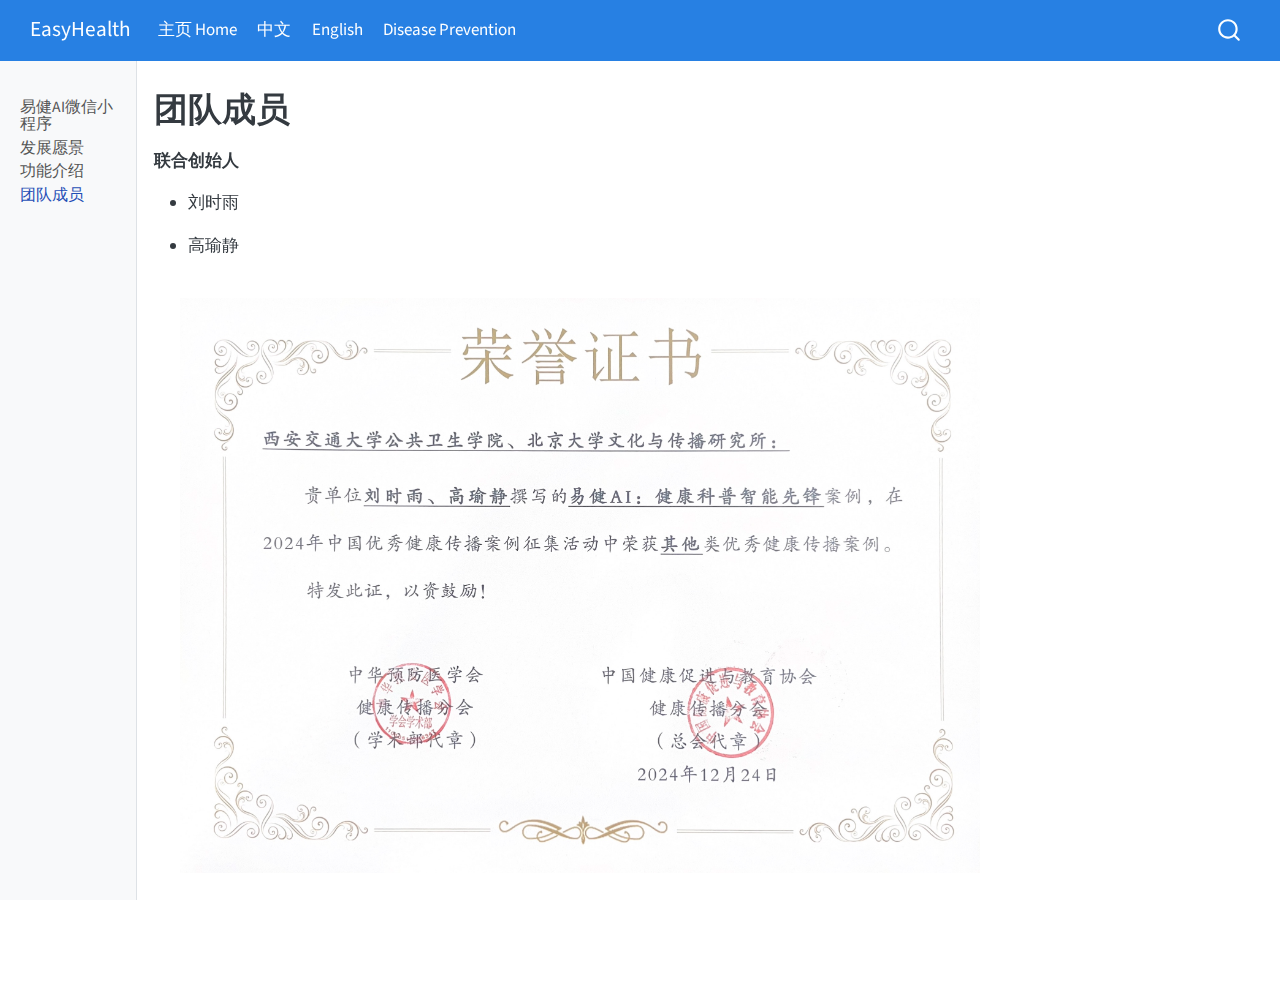
<file: docs/team-zh.html>
<!DOCTYPE html>
<html xmlns="http://www.w3.org/1999/xhtml" lang="zh-Hans" xml:lang="zh-Hans"><head>

<meta charset="utf-8">
<meta name="generator" content="quarto-1.5.57">

<meta name="viewport" content="width=device-width, initial-scale=1.0, user-scalable=yes">


<title>团队成员 – EasyHealth</title>
<style>
code{white-space: pre-wrap;}
span.smallcaps{font-variant: small-caps;}
div.columns{display: flex; gap: min(4vw, 1.5em);}
div.column{flex: auto; overflow-x: auto;}
div.hanging-indent{margin-left: 1.5em; text-indent: -1.5em;}
ul.task-list{list-style: none;}
ul.task-list li input[type="checkbox"] {
  width: 0.8em;
  margin: 0 0.8em 0.2em -1em; /* quarto-specific, see https://github.com/quarto-dev/quarto-cli/issues/4556 */ 
  vertical-align: middle;
}
</style>


<script src="site_libs/quarto-nav/quarto-nav.js"></script>
<script src="site_libs/quarto-nav/headroom.min.js"></script>
<script src="site_libs/clipboard/clipboard.min.js"></script>
<script src="site_libs/quarto-search/autocomplete.umd.js"></script>
<script src="site_libs/quarto-search/fuse.min.js"></script>
<script src="site_libs/quarto-search/quarto-search.js"></script>
<meta name="quarto:offset" content="./">
<script src="site_libs/quarto-html/quarto.js"></script>
<script src="site_libs/quarto-html/popper.min.js"></script>
<script src="site_libs/quarto-html/tippy.umd.min.js"></script>
<script src="site_libs/quarto-html/anchor.min.js"></script>
<link href="site_libs/quarto-html/tippy.css" rel="stylesheet">
<link href="site_libs/quarto-html/quarto-syntax-highlighting.css" rel="stylesheet" id="quarto-text-highlighting-styles">
<script src="site_libs/bootstrap/bootstrap.min.js"></script>
<link href="site_libs/bootstrap/bootstrap-icons.css" rel="stylesheet">
<link href="site_libs/bootstrap/bootstrap.min.css" rel="stylesheet" id="quarto-bootstrap" data-mode="light">
<script id="quarto-search-options" type="application/json">{
  "location": "navbar",
  "copy-button": false,
  "collapse-after": 3,
  "panel-placement": "end",
  "type": "overlay",
  "limit": 50,
  "keyboard-shortcut": [
    "f",
    "/",
    "s"
  ],
  "show-item-context": false,
  "language": {
    "search-no-results-text": "没有结果",
    "search-matching-documents-text": "匹配的文档",
    "search-copy-link-title": "复制搜索链接",
    "search-hide-matches-text": "隐藏其它匹配结果",
    "search-more-match-text": "更多匹配结果",
    "search-more-matches-text": "更多匹配结果",
    "search-clear-button-title": "清除",
    "search-text-placeholder": "",
    "search-detached-cancel-button-title": "取消",
    "search-submit-button-title": "提交",
    "search-label": "搜索"
  }
}</script>


<link rel="stylesheet" href="styles.css">
</head>

<body class="nav-sidebar docked nav-fixed">

<div id="quarto-search-results"></div>
  <header id="quarto-header" class="headroom fixed-top">
    <nav class="navbar navbar-expand-lg " data-bs-theme="dark">
      <div class="navbar-container container-fluid">
      <div class="navbar-brand-container mx-auto">
    <a class="navbar-brand" href="./index.html">
    <span class="navbar-title">EasyHealth</span>
    </a>
  </div>
            <div id="quarto-search" class="" title="搜索"></div>
          <button class="navbar-toggler" type="button" data-bs-toggle="collapse" data-bs-target="#navbarCollapse" aria-controls="navbarCollapse" role="menu" aria-expanded="false" aria-label="展开或折叠导航栏" onclick="if (window.quartoToggleHeadroom) { window.quartoToggleHeadroom(); }">
  <span class="navbar-toggler-icon"></span>
</button>
          <div class="collapse navbar-collapse" id="navbarCollapse">
            <ul class="navbar-nav navbar-nav-scroll me-auto">
  <li class="nav-item">
    <a class="nav-link" href="./index.html"> 
<span class="menu-text">主页 Home</span></a>
  </li>  
  <li class="nav-item">
    <a class="nav-link active" href="./chinese.html" aria-current="page"> 
<span class="menu-text">中文</span></a>
  </li>  
  <li class="nav-item">
    <a class="nav-link" href="./english.html"> 
<span class="menu-text">English</span></a>
  </li>  
  <li class="nav-item">
    <a class="nav-link" href="./prevention.html"> 
<span class="menu-text">Disease Prevention</span></a>
  </li>  
</ul>
          </div> <!-- /navcollapse -->
            <div class="quarto-navbar-tools">
</div>
      </div> <!-- /container-fluid -->
    </nav>
  <nav class="quarto-secondary-nav">
    <div class="container-fluid d-flex">
      <button type="button" class="quarto-btn-toggle btn" data-bs-toggle="collapse" role="button" data-bs-target=".quarto-sidebar-collapse-item" aria-controls="quarto-sidebar" aria-expanded="false" aria-label="展开或折叠侧边栏导航" onclick="if (window.quartoToggleHeadroom) { window.quartoToggleHeadroom(); }">
        <i class="bi bi-layout-text-sidebar-reverse"></i>
      </button>
        <nav class="quarto-page-breadcrumbs" aria-label="breadcrumb"><ol class="breadcrumb"><li class="breadcrumb-item"><a href="./team-zh.html">团队成员</a></li></ol></nav>
        <a class="flex-grow-1" role="navigation" data-bs-toggle="collapse" data-bs-target=".quarto-sidebar-collapse-item" aria-controls="quarto-sidebar" aria-expanded="false" aria-label="展开或折叠侧边栏导航" onclick="if (window.quartoToggleHeadroom) { window.quartoToggleHeadroom(); }">      
        </a>
    </div>
  </nav>
</header>
<!-- content -->
<div id="quarto-content" class="quarto-container page-columns page-rows-contents page-layout-article page-navbar">
<!-- sidebar -->
  <nav id="quarto-sidebar" class="sidebar collapse collapse-horizontal quarto-sidebar-collapse-item sidebar-navigation docked overflow-auto">
    <div class="sidebar-menu-container"> 
    <ul class="list-unstyled mt-1">
        <li class="sidebar-item">
  <div class="sidebar-item-container"> 
  <a href="./chinese.html" class="sidebar-item-text sidebar-link">
 <span class="menu-text">易健AI微信小程序</span></a>
  </div>
</li>
        <li class="sidebar-item">
  <div class="sidebar-item-container"> 
  <a href="./introduction-zh.html" class="sidebar-item-text sidebar-link">
 <span class="menu-text">发展愿景</span></a>
  </div>
</li>
        <li class="sidebar-item">
  <div class="sidebar-item-container"> 
  <a href="./functionality-zh.html" class="sidebar-item-text sidebar-link">
 <span class="menu-text">功能介绍</span></a>
  </div>
</li>
        <li class="sidebar-item">
  <div class="sidebar-item-container"> 
  <a href="./team-zh.html" class="sidebar-item-text sidebar-link active">
 <span class="menu-text">团队成员</span></a>
  </div>
</li>
    </ul>
    </div>
</nav>
<div id="quarto-sidebar-glass" class="quarto-sidebar-collapse-item" data-bs-toggle="collapse" data-bs-target=".quarto-sidebar-collapse-item"></div>
<!-- margin-sidebar -->
    <div id="quarto-margin-sidebar" class="sidebar margin-sidebar zindex-bottom">
        
    </div>
<!-- main -->
<main class="content" id="quarto-document-content">

<header id="title-block-header" class="quarto-title-block default">
<div class="quarto-title">
<h1 class="title">团队成员</h1>
</div>



<div class="quarto-title-meta">

    
  
    
  </div>
  


</header>


<p><strong>联合创始人</strong></p>
<ul>
<li><p>刘时雨</p></li>
<li><p>高瑜静</p></li>
</ul>
<pre><code></code></pre>
<div class="quarto-figure quarto-figure-center">
<figure class="figure">
<p><img src="images/award.jpg" class="img-fluid quarto-figure quarto-figure-center figure-img" width="800"></p>
</figure>
</div>



</main> <!-- /main -->
<script id="quarto-html-after-body" type="application/javascript">
window.document.addEventListener("DOMContentLoaded", function (event) {
  const toggleBodyColorMode = (bsSheetEl) => {
    const mode = bsSheetEl.getAttribute("data-mode");
    const bodyEl = window.document.querySelector("body");
    if (mode === "dark") {
      bodyEl.classList.add("quarto-dark");
      bodyEl.classList.remove("quarto-light");
    } else {
      bodyEl.classList.add("quarto-light");
      bodyEl.classList.remove("quarto-dark");
    }
  }
  const toggleBodyColorPrimary = () => {
    const bsSheetEl = window.document.querySelector("link#quarto-bootstrap");
    if (bsSheetEl) {
      toggleBodyColorMode(bsSheetEl);
    }
  }
  toggleBodyColorPrimary();  
  const icon = "";
  const anchorJS = new window.AnchorJS();
  anchorJS.options = {
    placement: 'right',
    icon: icon
  };
  anchorJS.add('.anchored');
  const isCodeAnnotation = (el) => {
    for (const clz of el.classList) {
      if (clz.startsWith('code-annotation-')) {                     
        return true;
      }
    }
    return false;
  }
  const onCopySuccess = function(e) {
    // button target
    const button = e.trigger;
    // don't keep focus
    button.blur();
    // flash "checked"
    button.classList.add('code-copy-button-checked');
    var currentTitle = button.getAttribute("title");
    button.setAttribute("title", "已复制");
    let tooltip;
    if (window.bootstrap) {
      button.setAttribute("data-bs-toggle", "tooltip");
      button.setAttribute("data-bs-placement", "left");
      button.setAttribute("data-bs-title", "已复制");
      tooltip = new bootstrap.Tooltip(button, 
        { trigger: "manual", 
          customClass: "code-copy-button-tooltip",
          offset: [0, -8]});
      tooltip.show();    
    }
    setTimeout(function() {
      if (tooltip) {
        tooltip.hide();
        button.removeAttribute("data-bs-title");
        button.removeAttribute("data-bs-toggle");
        button.removeAttribute("data-bs-placement");
      }
      button.setAttribute("title", currentTitle);
      button.classList.remove('code-copy-button-checked');
    }, 1000);
    // clear code selection
    e.clearSelection();
  }
  const getTextToCopy = function(trigger) {
      const codeEl = trigger.previousElementSibling.cloneNode(true);
      for (const childEl of codeEl.children) {
        if (isCodeAnnotation(childEl)) {
          childEl.remove();
        }
      }
      return codeEl.innerText;
  }
  const clipboard = new window.ClipboardJS('.code-copy-button:not([data-in-quarto-modal])', {
    text: getTextToCopy
  });
  clipboard.on('success', onCopySuccess);
  if (window.document.getElementById('quarto-embedded-source-code-modal')) {
    // For code content inside modals, clipBoardJS needs to be initialized with a container option
    // TODO: Check when it could be a function (https://github.com/zenorocha/clipboard.js/issues/860)
    const clipboardModal = new window.ClipboardJS('.code-copy-button[data-in-quarto-modal]', {
      text: getTextToCopy,
      container: window.document.getElementById('quarto-embedded-source-code-modal')
    });
    clipboardModal.on('success', onCopySuccess);
  }
    var localhostRegex = new RegExp(/^(?:http|https):\/\/localhost\:?[0-9]*\//);
    var mailtoRegex = new RegExp(/^mailto:/);
      var filterRegex = new RegExp('/' + window.location.host + '/');
    var isInternal = (href) => {
        return filterRegex.test(href) || localhostRegex.test(href) || mailtoRegex.test(href);
    }
    // Inspect non-navigation links and adorn them if external
 	var links = window.document.querySelectorAll('a[href]:not(.nav-link):not(.navbar-brand):not(.toc-action):not(.sidebar-link):not(.sidebar-item-toggle):not(.pagination-link):not(.no-external):not([aria-hidden]):not(.dropdown-item):not(.quarto-navigation-tool):not(.about-link)');
    for (var i=0; i<links.length; i++) {
      const link = links[i];
      if (!isInternal(link.href)) {
        // undo the damage that might have been done by quarto-nav.js in the case of
        // links that we want to consider external
        if (link.dataset.originalHref !== undefined) {
          link.href = link.dataset.originalHref;
        }
      }
    }
  function tippyHover(el, contentFn, onTriggerFn, onUntriggerFn) {
    const config = {
      allowHTML: true,
      maxWidth: 500,
      delay: 100,
      arrow: false,
      appendTo: function(el) {
          return el.parentElement;
      },
      interactive: true,
      interactiveBorder: 10,
      theme: 'quarto',
      placement: 'bottom-start',
    };
    if (contentFn) {
      config.content = contentFn;
    }
    if (onTriggerFn) {
      config.onTrigger = onTriggerFn;
    }
    if (onUntriggerFn) {
      config.onUntrigger = onUntriggerFn;
    }
    window.tippy(el, config); 
  }
  const noterefs = window.document.querySelectorAll('a[role="doc-noteref"]');
  for (var i=0; i<noterefs.length; i++) {
    const ref = noterefs[i];
    tippyHover(ref, function() {
      // use id or data attribute instead here
      let href = ref.getAttribute('data-footnote-href') || ref.getAttribute('href');
      try { href = new URL(href).hash; } catch {}
      const id = href.replace(/^#\/?/, "");
      const note = window.document.getElementById(id);
      if (note) {
        return note.innerHTML;
      } else {
        return "";
      }
    });
  }
  const xrefs = window.document.querySelectorAll('a.quarto-xref');
  const processXRef = (id, note) => {
    // Strip column container classes
    const stripColumnClz = (el) => {
      el.classList.remove("page-full", "page-columns");
      if (el.children) {
        for (const child of el.children) {
          stripColumnClz(child);
        }
      }
    }
    stripColumnClz(note)
    if (id === null || id.startsWith('sec-')) {
      // Special case sections, only their first couple elements
      const container = document.createElement("div");
      if (note.children && note.children.length > 2) {
        container.appendChild(note.children[0].cloneNode(true));
        for (let i = 1; i < note.children.length; i++) {
          const child = note.children[i];
          if (child.tagName === "P" && child.innerText === "") {
            continue;
          } else {
            container.appendChild(child.cloneNode(true));
            break;
          }
        }
        if (window.Quarto?.typesetMath) {
          window.Quarto.typesetMath(container);
        }
        return container.innerHTML
      } else {
        if (window.Quarto?.typesetMath) {
          window.Quarto.typesetMath(note);
        }
        return note.innerHTML;
      }
    } else {
      // Remove any anchor links if they are present
      const anchorLink = note.querySelector('a.anchorjs-link');
      if (anchorLink) {
        anchorLink.remove();
      }
      if (window.Quarto?.typesetMath) {
        window.Quarto.typesetMath(note);
      }
      // TODO in 1.5, we should make sure this works without a callout special case
      if (note.classList.contains("callout")) {
        return note.outerHTML;
      } else {
        return note.innerHTML;
      }
    }
  }
  for (var i=0; i<xrefs.length; i++) {
    const xref = xrefs[i];
    tippyHover(xref, undefined, function(instance) {
      instance.disable();
      let url = xref.getAttribute('href');
      let hash = undefined; 
      if (url.startsWith('#')) {
        hash = url;
      } else {
        try { hash = new URL(url).hash; } catch {}
      }
      if (hash) {
        const id = hash.replace(/^#\/?/, "");
        const note = window.document.getElementById(id);
        if (note !== null) {
          try {
            const html = processXRef(id, note.cloneNode(true));
            instance.setContent(html);
          } finally {
            instance.enable();
            instance.show();
          }
        } else {
          // See if we can fetch this
          fetch(url.split('#')[0])
          .then(res => res.text())
          .then(html => {
            const parser = new DOMParser();
            const htmlDoc = parser.parseFromString(html, "text/html");
            const note = htmlDoc.getElementById(id);
            if (note !== null) {
              const html = processXRef(id, note);
              instance.setContent(html);
            } 
          }).finally(() => {
            instance.enable();
            instance.show();
          });
        }
      } else {
        // See if we can fetch a full url (with no hash to target)
        // This is a special case and we should probably do some content thinning / targeting
        fetch(url)
        .then(res => res.text())
        .then(html => {
          const parser = new DOMParser();
          const htmlDoc = parser.parseFromString(html, "text/html");
          const note = htmlDoc.querySelector('main.content');
          if (note !== null) {
            // This should only happen for chapter cross references
            // (since there is no id in the URL)
            // remove the first header
            if (note.children.length > 0 && note.children[0].tagName === "HEADER") {
              note.children[0].remove();
            }
            const html = processXRef(null, note);
            instance.setContent(html);
          } 
        }).finally(() => {
          instance.enable();
          instance.show();
        });
      }
    }, function(instance) {
    });
  }
      let selectedAnnoteEl;
      const selectorForAnnotation = ( cell, annotation) => {
        let cellAttr = 'data-code-cell="' + cell + '"';
        let lineAttr = 'data-code-annotation="' +  annotation + '"';
        const selector = 'span[' + cellAttr + '][' + lineAttr + ']';
        return selector;
      }
      const selectCodeLines = (annoteEl) => {
        const doc = window.document;
        const targetCell = annoteEl.getAttribute("data-target-cell");
        const targetAnnotation = annoteEl.getAttribute("data-target-annotation");
        const annoteSpan = window.document.querySelector(selectorForAnnotation(targetCell, targetAnnotation));
        const lines = annoteSpan.getAttribute("data-code-lines").split(",");
        const lineIds = lines.map((line) => {
          return targetCell + "-" + line;
        })
        let top = null;
        let height = null;
        let parent = null;
        if (lineIds.length > 0) {
            //compute the position of the single el (top and bottom and make a div)
            const el = window.document.getElementById(lineIds[0]);
            top = el.offsetTop;
            height = el.offsetHeight;
            parent = el.parentElement.parentElement;
          if (lineIds.length > 1) {
            const lastEl = window.document.getElementById(lineIds[lineIds.length - 1]);
            const bottom = lastEl.offsetTop + lastEl.offsetHeight;
            height = bottom - top;
          }
          if (top !== null && height !== null && parent !== null) {
            // cook up a div (if necessary) and position it 
            let div = window.document.getElementById("code-annotation-line-highlight");
            if (div === null) {
              div = window.document.createElement("div");
              div.setAttribute("id", "code-annotation-line-highlight");
              div.style.position = 'absolute';
              parent.appendChild(div);
            }
            div.style.top = top - 2 + "px";
            div.style.height = height + 4 + "px";
            div.style.left = 0;
            let gutterDiv = window.document.getElementById("code-annotation-line-highlight-gutter");
            if (gutterDiv === null) {
              gutterDiv = window.document.createElement("div");
              gutterDiv.setAttribute("id", "code-annotation-line-highlight-gutter");
              gutterDiv.style.position = 'absolute';
              const codeCell = window.document.getElementById(targetCell);
              const gutter = codeCell.querySelector('.code-annotation-gutter');
              gutter.appendChild(gutterDiv);
            }
            gutterDiv.style.top = top - 2 + "px";
            gutterDiv.style.height = height + 4 + "px";
          }
          selectedAnnoteEl = annoteEl;
        }
      };
      const unselectCodeLines = () => {
        const elementsIds = ["code-annotation-line-highlight", "code-annotation-line-highlight-gutter"];
        elementsIds.forEach((elId) => {
          const div = window.document.getElementById(elId);
          if (div) {
            div.remove();
          }
        });
        selectedAnnoteEl = undefined;
      };
        // Handle positioning of the toggle
    window.addEventListener(
      "resize",
      throttle(() => {
        elRect = undefined;
        if (selectedAnnoteEl) {
          selectCodeLines(selectedAnnoteEl);
        }
      }, 10)
    );
    function throttle(fn, ms) {
    let throttle = false;
    let timer;
      return (...args) => {
        if(!throttle) { // first call gets through
            fn.apply(this, args);
            throttle = true;
        } else { // all the others get throttled
            if(timer) clearTimeout(timer); // cancel #2
            timer = setTimeout(() => {
              fn.apply(this, args);
              timer = throttle = false;
            }, ms);
        }
      };
    }
      // Attach click handler to the DT
      const annoteDls = window.document.querySelectorAll('dt[data-target-cell]');
      for (const annoteDlNode of annoteDls) {
        annoteDlNode.addEventListener('click', (event) => {
          const clickedEl = event.target;
          if (clickedEl !== selectedAnnoteEl) {
            unselectCodeLines();
            const activeEl = window.document.querySelector('dt[data-target-cell].code-annotation-active');
            if (activeEl) {
              activeEl.classList.remove('code-annotation-active');
            }
            selectCodeLines(clickedEl);
            clickedEl.classList.add('code-annotation-active');
          } else {
            // Unselect the line
            unselectCodeLines();
            clickedEl.classList.remove('code-annotation-active');
          }
        });
      }
  const findCites = (el) => {
    const parentEl = el.parentElement;
    if (parentEl) {
      const cites = parentEl.dataset.cites;
      if (cites) {
        return {
          el,
          cites: cites.split(' ')
        };
      } else {
        return findCites(el.parentElement)
      }
    } else {
      return undefined;
    }
  };
  var bibliorefs = window.document.querySelectorAll('a[role="doc-biblioref"]');
  for (var i=0; i<bibliorefs.length; i++) {
    const ref = bibliorefs[i];
    const citeInfo = findCites(ref);
    if (citeInfo) {
      tippyHover(citeInfo.el, function() {
        var popup = window.document.createElement('div');
        citeInfo.cites.forEach(function(cite) {
          var citeDiv = window.document.createElement('div');
          citeDiv.classList.add('hanging-indent');
          citeDiv.classList.add('csl-entry');
          var biblioDiv = window.document.getElementById('ref-' + cite);
          if (biblioDiv) {
            citeDiv.innerHTML = biblioDiv.innerHTML;
          }
          popup.appendChild(citeDiv);
        });
        return popup.innerHTML;
      });
    }
  }
});
</script>
</div> <!-- /content -->




</body></html>
</file>
<file: docs/site_libs/quarto-html/tippy.css>
.tippy-box[data-animation=fade][data-state=hidden]{opacity:0}[data-tippy-root]{max-width:calc(100vw - 10px)}.tippy-box{position:relative;background-color:#333;color:#fff;border-radius:4px;font-size:14px;line-height:1.4;white-space:normal;outline:0;transition-property:transform,visibility,opacity}.tippy-box[data-placement^=top]>.tippy-arrow{bottom:0}.tippy-box[data-placement^=top]>.tippy-arrow:before{bottom:-7px;left:0;border-width:8px 8px 0;border-top-color:initial;transform-origin:center top}.tippy-box[data-placement^=bottom]>.tippy-arrow{top:0}.tippy-box[data-placement^=bottom]>.tippy-arrow:before{top:-7px;left:0;border-width:0 8px 8px;border-bottom-color:initial;transform-origin:center bottom}.tippy-box[data-placement^=left]>.tippy-arrow{right:0}.tippy-box[data-placement^=left]>.tippy-arrow:before{border-width:8px 0 8px 8px;border-left-color:initial;right:-7px;transform-origin:center left}.tippy-box[data-placement^=right]>.tippy-arrow{left:0}.tippy-box[data-placement^=right]>.tippy-arrow:before{left:-7px;border-width:8px 8px 8px 0;border-right-color:initial;transform-origin:center right}.tippy-box[data-inertia][data-state=visible]{transition-timing-function:cubic-bezier(.54,1.5,.38,1.11)}.tippy-arrow{width:16px;height:16px;color:#333}.tippy-arrow:before{content:"";position:absolute;border-color:transparent;border-style:solid}.tippy-content{position:relative;padding:5px 9px;z-index:1}
</file>
<file: docs/site_libs/quarto-html/quarto-syntax-highlighting.css>
/* quarto syntax highlight colors */
:root {
  --quarto-hl-ot-color: #003B4F;
  --quarto-hl-at-color: #657422;
  --quarto-hl-ss-color: #20794D;
  --quarto-hl-an-color: #5E5E5E;
  --quarto-hl-fu-color: #4758AB;
  --quarto-hl-st-color: #20794D;
  --quarto-hl-cf-color: #003B4F;
  --quarto-hl-op-color: #5E5E5E;
  --quarto-hl-er-color: #AD0000;
  --quarto-hl-bn-color: #AD0000;
  --quarto-hl-al-color: #AD0000;
  --quarto-hl-va-color: #111111;
  --quarto-hl-bu-color: inherit;
  --quarto-hl-ex-color: inherit;
  --quarto-hl-pp-color: #AD0000;
  --quarto-hl-in-color: #5E5E5E;
  --quarto-hl-vs-color: #20794D;
  --quarto-hl-wa-color: #5E5E5E;
  --quarto-hl-do-color: #5E5E5E;
  --quarto-hl-im-color: #00769E;
  --quarto-hl-ch-color: #20794D;
  --quarto-hl-dt-color: #AD0000;
  --quarto-hl-fl-color: #AD0000;
  --quarto-hl-co-color: #5E5E5E;
  --quarto-hl-cv-color: #5E5E5E;
  --quarto-hl-cn-color: #8f5902;
  --quarto-hl-sc-color: #5E5E5E;
  --quarto-hl-dv-color: #AD0000;
  --quarto-hl-kw-color: #003B4F;
}

/* other quarto variables */
:root {
  --quarto-font-monospace: SFMono-Regular, Menlo, Monaco, Consolas, "Liberation Mono", "Courier New", monospace;
}

pre > code.sourceCode > span {
  color: #003B4F;
}

code span {
  color: #003B4F;
}

code.sourceCode > span {
  color: #003B4F;
}

div.sourceCode,
div.sourceCode pre.sourceCode {
  color: #003B4F;
}

code span.ot {
  color: #003B4F;
  font-style: inherit;
}

code span.at {
  color: #657422;
  font-style: inherit;
}

code span.ss {
  color: #20794D;
  font-style: inherit;
}

code span.an {
  color: #5E5E5E;
  font-style: inherit;
}

code span.fu {
  color: #4758AB;
  font-style: inherit;
}

code span.st {
  color: #20794D;
  font-style: inherit;
}

code span.cf {
  color: #003B4F;
  font-weight: bold;
  font-style: inherit;
}

code span.op {
  color: #5E5E5E;
  font-style: inherit;
}

code span.er {
  color: #AD0000;
  font-style: inherit;
}

code span.bn {
  color: #AD0000;
  font-style: inherit;
}

code span.al {
  color: #AD0000;
  font-style: inherit;
}

code span.va {
  color: #111111;
  font-style: inherit;
}

code span.bu {
  font-style: inherit;
}

code span.ex {
  font-style: inherit;
}

code span.pp {
  color: #AD0000;
  font-style: inherit;
}

code span.in {
  color: #5E5E5E;
  font-style: inherit;
}

code span.vs {
  color: #20794D;
  font-style: inherit;
}

code span.wa {
  color: #5E5E5E;
  font-style: italic;
}

code span.do {
  color: #5E5E5E;
  font-style: italic;
}

code span.im {
  color: #00769E;
  font-style: inherit;
}

code span.ch {
  color: #20794D;
  font-style: inherit;
}

code span.dt {
  color: #AD0000;
  font-style: inherit;
}

code span.fl {
  color: #AD0000;
  font-style: inherit;
}

code span.co {
  color: #5E5E5E;
  font-style: inherit;
}

code span.cv {
  color: #5E5E5E;
  font-style: italic;
}

code span.cn {
  color: #8f5902;
  font-style: inherit;
}

code span.sc {
  color: #5E5E5E;
  font-style: inherit;
}

code span.dv {
  color: #AD0000;
  font-style: inherit;
}

code span.kw {
  color: #003B4F;
  font-weight: bold;
  font-style: inherit;
}

.prevent-inlining {
  content: "</";
}

/*# sourceMappingURL=debc5d5d77c3f9108843748ff7464032.css.map */
</file>
<file: docs/styles.css>
/* css styles */
</file>
